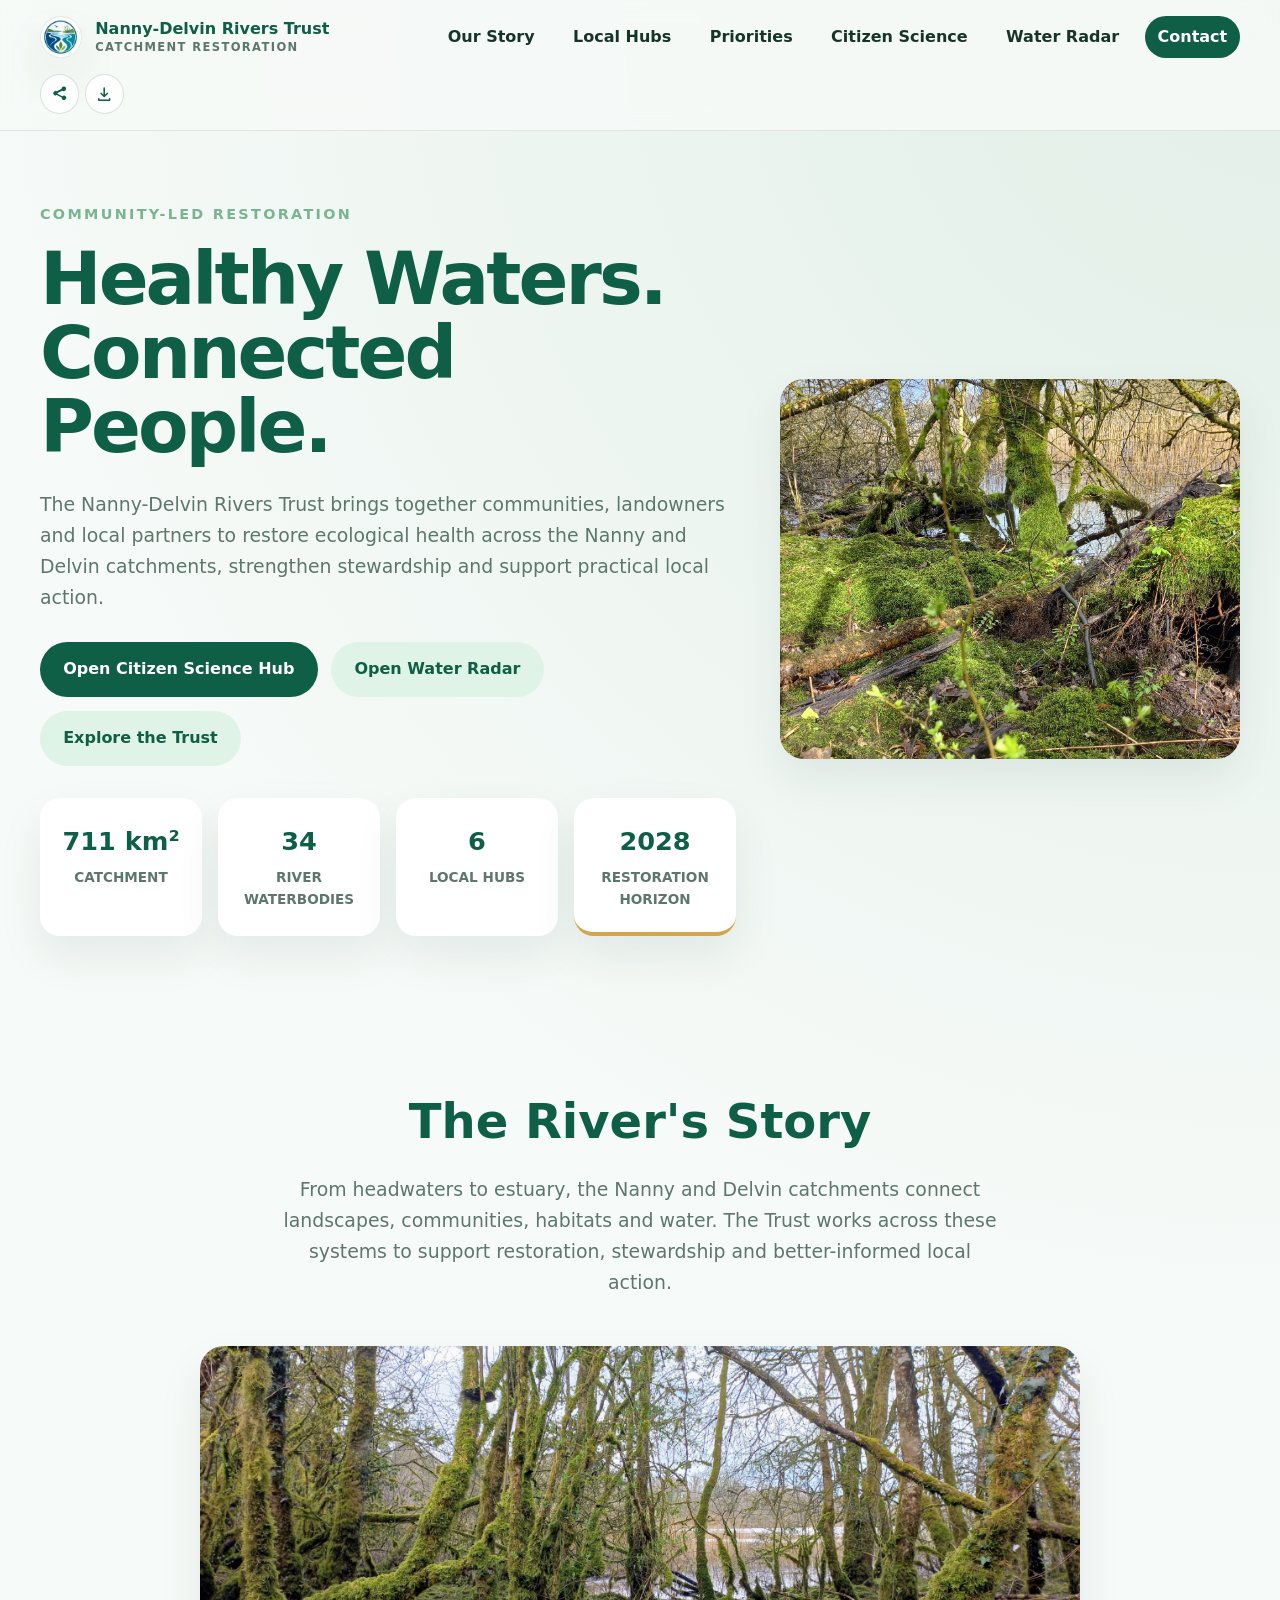
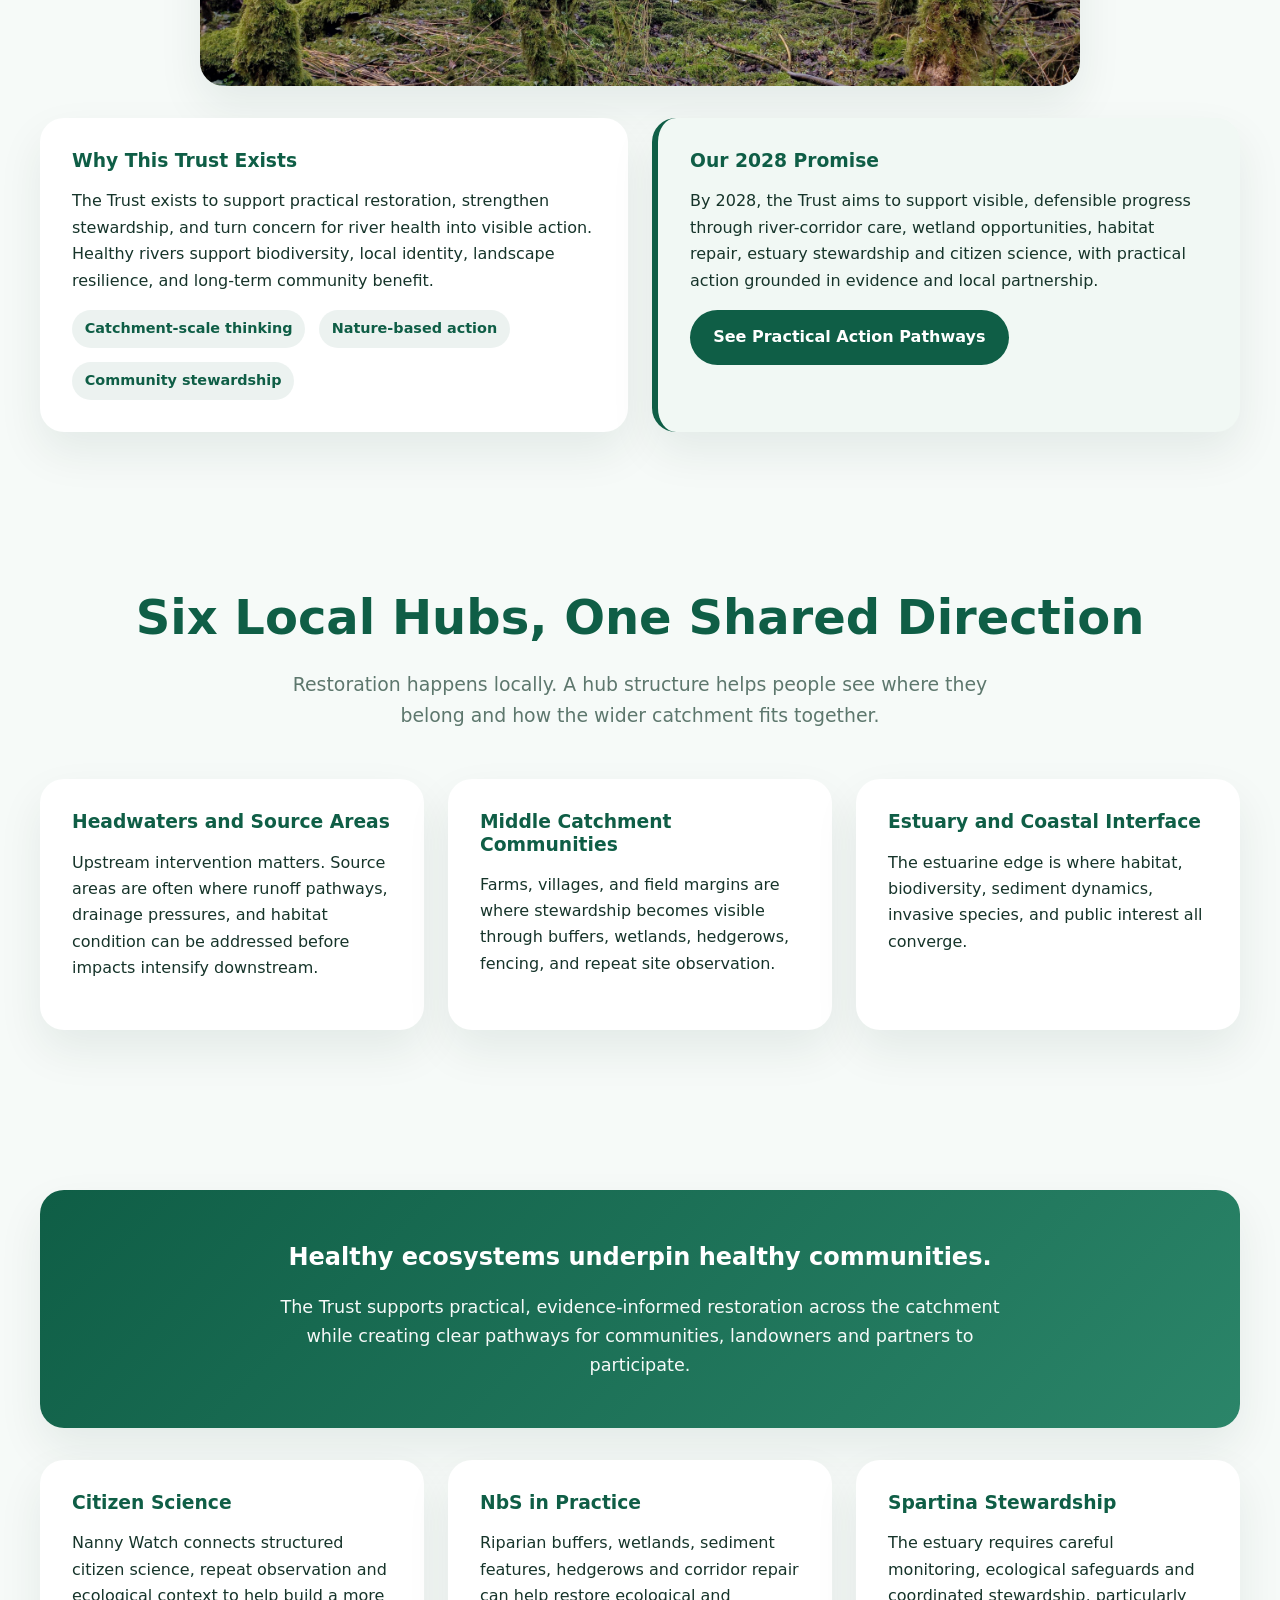
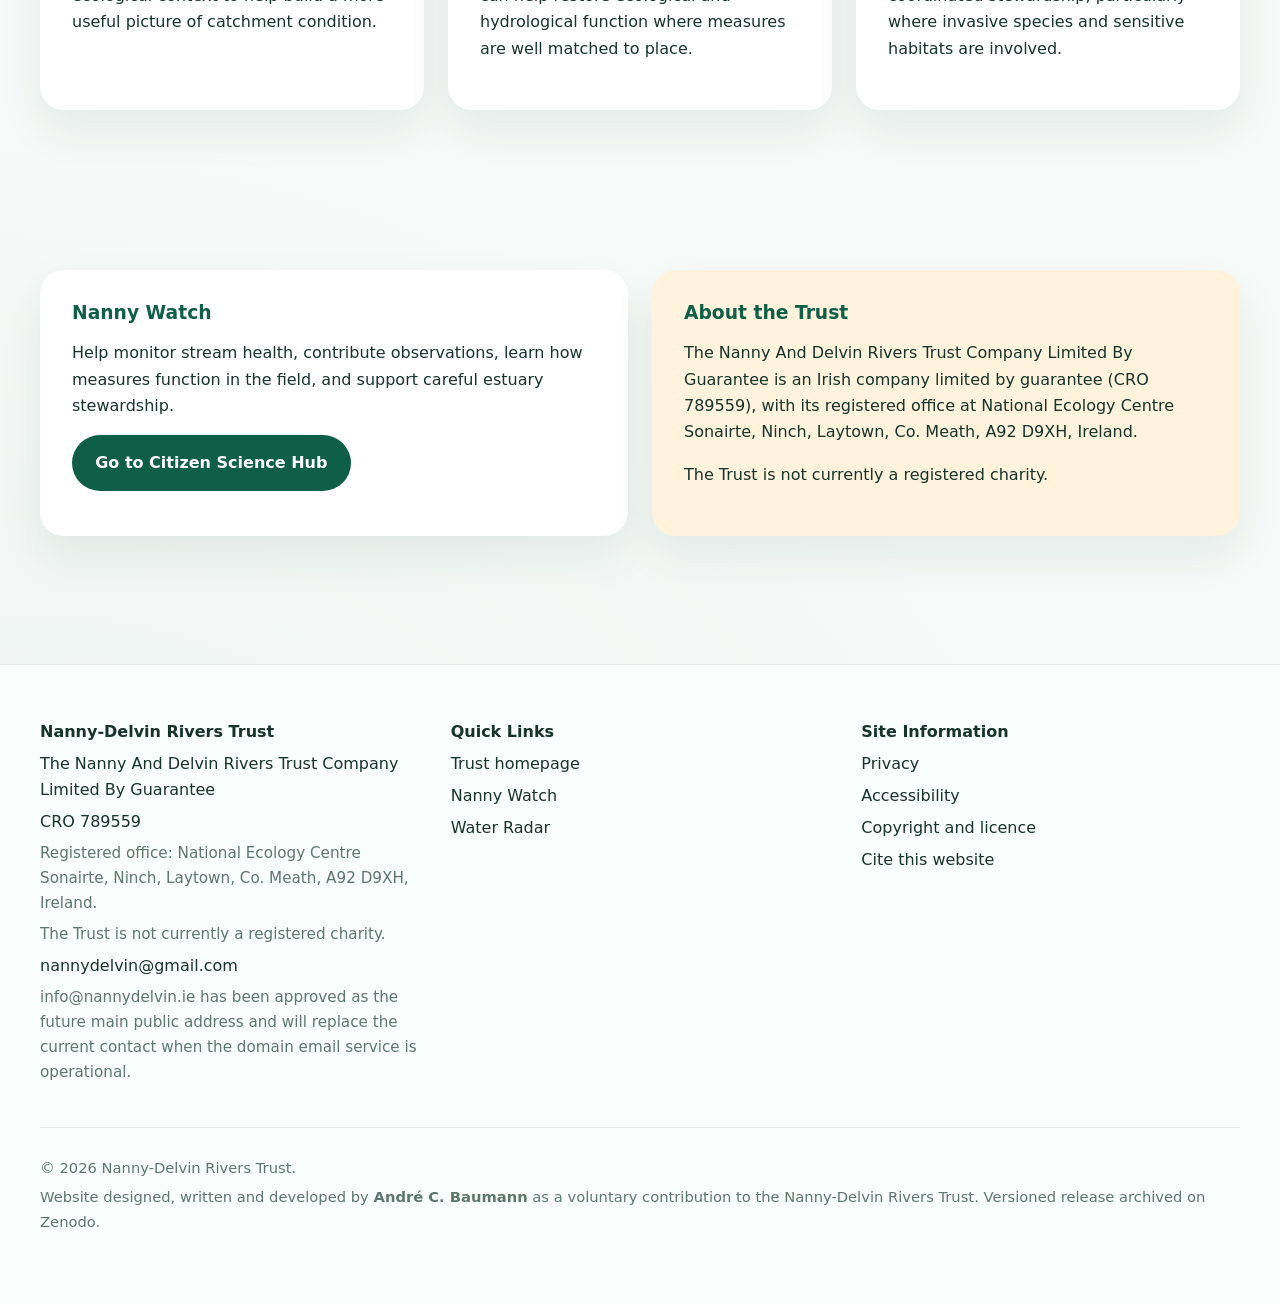
<file: index.html>
<!DOCTYPE html>
<html lang="en">
<head>
  <meta charset="UTF-8" />
  <meta name="viewport" content="width=device-width, initial-scale=1.0" />
  <link rel="canonical" href="https://nannydelvin.ie/" />
  <title>Nanny-Delvin Rivers Trust | Our River, Our Future</title>
  <meta
    name="description"
    content="The Nanny-Delvin Rivers Trust brings together communities, landowners and partners to support river restoration, citizen science and catchment stewardship across the Nanny and Delvin catchments."
  />
  <link rel="stylesheet" href="assets/css/ndrt.css" />



<!-- NDRT FEATURES START -->
  <meta name="theme-color" content="#0F5E46" />
  <meta name="apple-mobile-web-app-capable" content="yes" />
  <meta name="apple-mobile-web-app-status-bar-style" content="default" />
  <meta name="apple-mobile-web-app-title" content="Nanny-Delvin" />
  <link rel="manifest" href="manifest.webmanifest" />
  <link
    rel="icon"
    type="image/png"
    sizes="32x32"
    href="assets/icons/favicon-32.png"
  />
  <link
    rel="apple-touch-icon"
    href="assets/icons/apple-touch-icon.png"
  />
  <link
    rel="stylesheet"
    href="assets/css/site-tools.css"
  />
  <script
    defer
    src="assets/js/site-tools.js"
  ></script>
<!-- NDRT FEATURES END -->
</head>
<body>
  <header class="site-header">
    <div class="shell nav-shell">
      <a href="index.html" class="logo" aria-label="Nanny-Delvin Rivers Trust homepage">
        <span class="logo-mark">ND</span>
        <span class="logo-text">
          Nanny-Delvin Rivers Trust
          <small>CATCHMENT RESTORATION</small>
        </span>
      </a>

      <nav class="nav-links" aria-label="Main navigation">
        <a href="#story">Our Story</a>
        <a href="#hubs">Local Hubs</a>
        <a href="#priorities">Priorities</a>
        <a href="citizen-science.html">Citizen Science</a>
        <a href="news/">Water Radar</a>
        <a href="#contact" class="cta-nav">Contact</a>
      </nav>
    </div>
  </header>

  <main>
    <section class="hero shell">
      <div class="hero-grid">
        <div>
          <div class="eyebrow">Community-Led Restoration</div>
          <h1 class="hero-title">Healthy Waters.<br />Connected People.</h1>
          <p class="lead">
            The Nanny-Delvin Rivers Trust brings together communities, landowners and local
            partners to restore ecological health across the Nanny and Delvin catchments,
            strengthen stewardship and support practical local action.
          </p>

          <div class="hero-actions">
            <a class="button" href="citizen-science.html">Open Citizen Science Hub</a>
            <a class="button button-secondary" href="news/">Open Water Radar</a>
            <a class="button button-secondary" href="#story">Explore the Trust</a>
          </div>

          <div class="stats" aria-label="Catchment summary statistics">
            <div class="stat-card">
              <strong>711 km²</strong>
              <span>Catchment</span>
            </div>
            <div class="stat-card">
              <strong>34</strong>
              <span>River Waterbodies</span>
            </div>
            <div class="stat-card">
              <strong>6</strong>
              <span>Local Hubs</span>
            </div>
            <div class="stat-card stat-card-risk">
              <strong>2028</strong>
              <span>Restoration Horizon</span>
            </div>
          </div>
        </div>

        <div>
          <img
            src="assets/images/nanny1.jpg"
            alt="River landscape in the Nanny-Delvin catchment"
            class="feature-img hero-image"
          />
        </div>
      </div>
    </section>

    <section id="story" class="shell">
      <div class="section-heading">
        <h2>The River's Story</h2>
        <p class="lead section-lead">
          From headwaters to estuary, the Nanny and Delvin catchments connect landscapes,
          communities, habitats and water. The Trust works across these systems to support
          restoration, stewardship and better-informed local action.
        </p>
      </div>

      <img
        src="assets/images/nanny2.jpg"
        alt="Nanny-Delvin landscape view"
        class="feature-img story-image"
      />

      <div class="grid grid-2">
        <article class="card">
          <h3>Why This Trust Exists</h3>
          <p>
            The Trust exists to support practical restoration, strengthen stewardship, and turn
            concern for river health into visible action. Healthy rivers support biodiversity,
            local identity, landscape resilience, and long-term community benefit.
          </p>
          <div class="tag-row">
            <span class="tag">Catchment-scale thinking</span>
            <span class="tag">Nature-based action</span>
            <span class="tag">Community stewardship</span>
          </div>
        </article>

        <article class="card highlight-card">
          <h3>Our 2028 Promise</h3>
          <p>
            By 2028, the Trust aims to support visible, defensible progress through river-corridor
            care, wetland opportunities, habitat repair, estuary stewardship and citizen science,
            with practical action grounded in evidence and local partnership.
          </p>
          <a href="citizen-science.html#pathways" class="button">See Practical Action Pathways</a>
        </article>
      </div>
    </section>

    <section id="hubs" class="shell">
      <div class="section-heading">
        <h2>Six Local Hubs, One Shared Direction</h2>
        <p class="lead section-lead">
          Restoration happens locally. A hub structure helps people see where they belong and how
          the wider catchment fits together.
        </p>
      </div>

      <div class="grid grid-3">
        <article class="card">
          <h3>Headwaters and Source Areas</h3>
          <p>
            Upstream intervention matters. Source areas are often where runoff pathways, drainage
            pressures, and habitat condition can be addressed before impacts intensify downstream.
          </p>
        </article>

        <article class="card">
          <h3>Middle Catchment Communities</h3>
          <p>
            Farms, villages, and field margins are where stewardship becomes visible through
            buffers, wetlands, hedgerows, fencing, and repeat site observation.
          </p>
        </article>

        <article class="card">
          <h3>Estuary and Coastal Interface</h3>
          <p>
            The estuarine edge is where habitat, biodiversity, sediment dynamics, invasive species,
            and public interest all converge.
          </p>
        </article>
      </div>
    </section>

    <section id="priorities" class="shell">
      <div class="philosophy">
        <h2>Healthy ecosystems underpin healthy communities.</h2>
        <p>
          The Trust supports practical, evidence-informed restoration across the catchment while
          creating clear pathways for communities, landowners and partners to participate.
        </p>
      </div>

      <div class="grid grid-3">
        <article class="card">
          <h3>Citizen Science</h3>
          <p>
            Nanny Watch connects structured citizen science, repeat observation and ecological
            context to help build a more useful picture of catchment condition.
          </p>
        </article>

        <article class="card">
          <h3>NbS in Practice</h3>
          <p>
            Riparian buffers, wetlands, sediment features, hedgerows and corridor repair can help
            restore ecological and hydrological function where measures are well matched to place.
          </p>
        </article>

        <article class="card">
          <h3>Spartina Stewardship</h3>
          <p>
            The estuary requires careful monitoring, ecological safeguards and coordinated
            stewardship, particularly where invasive species and sensitive habitats are involved.
          </p>
        </article>
      </div>
    </section>

    <section class="shell">
      <div class="grid grid-2">
        <article class="card">
          <h3>Nanny Watch</h3>
          <p>
            Help monitor stream health, contribute observations, learn how measures function in the
            field, and support careful estuary stewardship.
          </p>
          <a href="citizen-science.html" class="button">Go to Citizen Science Hub</a>
        </article>

        <article class="card warning-card">
          <h3>About the Trust</h3>
          <p>
            The Nanny And Delvin Rivers Trust Company Limited By Guarantee is an Irish company limited by guarantee
            (CRO 789559), with its registered office at National Ecology Centre Sonairte, Ninch, Laytown, Co. Meath, A92 D9XH, Ireland.
          </p>
          <p>The Trust is not currently a registered charity.</p>
        </article>
      </div>
    </section>
  </main>

  <footer id="contact" class="site-footer">
  <!-- NDRT STANDARD FOOTER START -->
  <div class="shell footer-grid">
    <div>
      <p><strong>Nanny-Delvin Rivers Trust</strong></p>
      <p>The Nanny And Delvin Rivers Trust Company Limited By Guarantee</p>
      <p>CRO 789559</p>
      <p class="footer-note">
        Registered office: National Ecology Centre Sonairte, Ninch, Laytown, Co. Meath, A92 D9XH, Ireland.
      </p>
      <p class="footer-note">
        The Trust is not currently a registered charity.
      </p>
      <p>
        <a href="mailto:nannydelvin@gmail.com">nannydelvin@gmail.com</a>
      </p>
      <p class="footer-note">
        info@nannydelvin.ie has been approved as the future main public address and
        will replace the current contact when the domain email service is operational.
      </p>
    </div>

    <div>
      <p><strong>Quick Links</strong></p>
      <p><a href="index.html">Trust homepage</a></p>
      <p><a href="citizen-science.html">Nanny Watch</a></p>
      <p><a href="news/">Water Radar</a></p>
    </div>

    <div>
      <p><strong>Site Information</strong></p>
      <p><a href="privacy.html">Privacy</a></p>
      <p><a href="accessibility.html">Accessibility</a></p>
      <p><a href="LICENSE">Copyright and licence</a></p>
      <p>
        <a href="https://doi.org/10.5281/zenodo.21777313"
           target="_blank"
           rel="noopener noreferrer">Cite this website</a>
      </p>
    </div>

    <div class="footer-meta">
      <p>© 2026 Nanny-Delvin Rivers Trust.</p>
      <p>
        Website designed, written and developed by
        <strong>André C. Baumann</strong> as a voluntary contribution to the
        Nanny-Delvin Rivers Trust.
        <a href="https://doi.org/10.5281/zenodo.21777313"
           target="_blank"
           rel="noopener noreferrer">Versioned release archived on Zenodo</a>.
      </p>
    </div>
  </div>
  <!-- NDRT STANDARD FOOTER END -->
</footer>
  <!-- Cloudflare Web Analytics -->
  <script defer src='https://static.cloudflareinsights.com/beacon.min.js' data-cf-beacon='{"token": "ba3bb7ae04424113b5e7cebe70bd86d4"}'></script>
  <!-- End Cloudflare Web Analytics -->
</body>
</html>
</file>
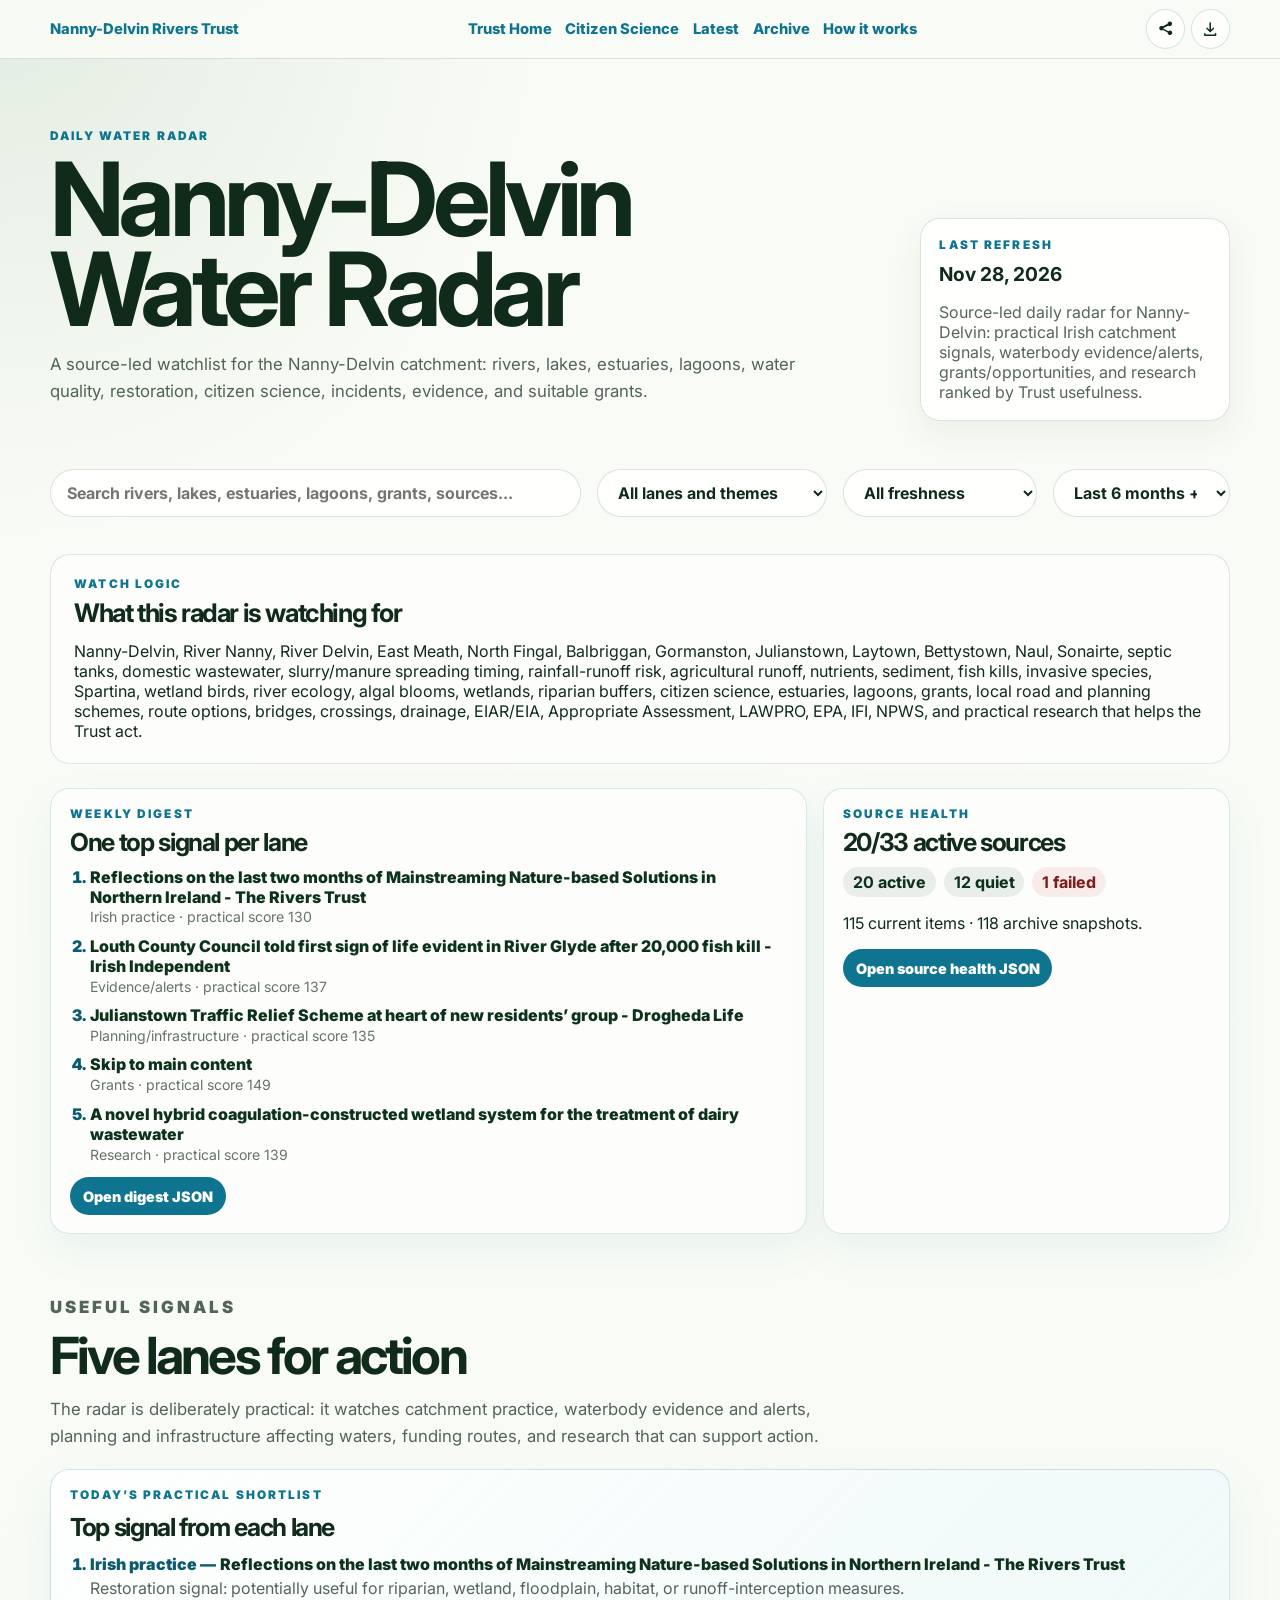
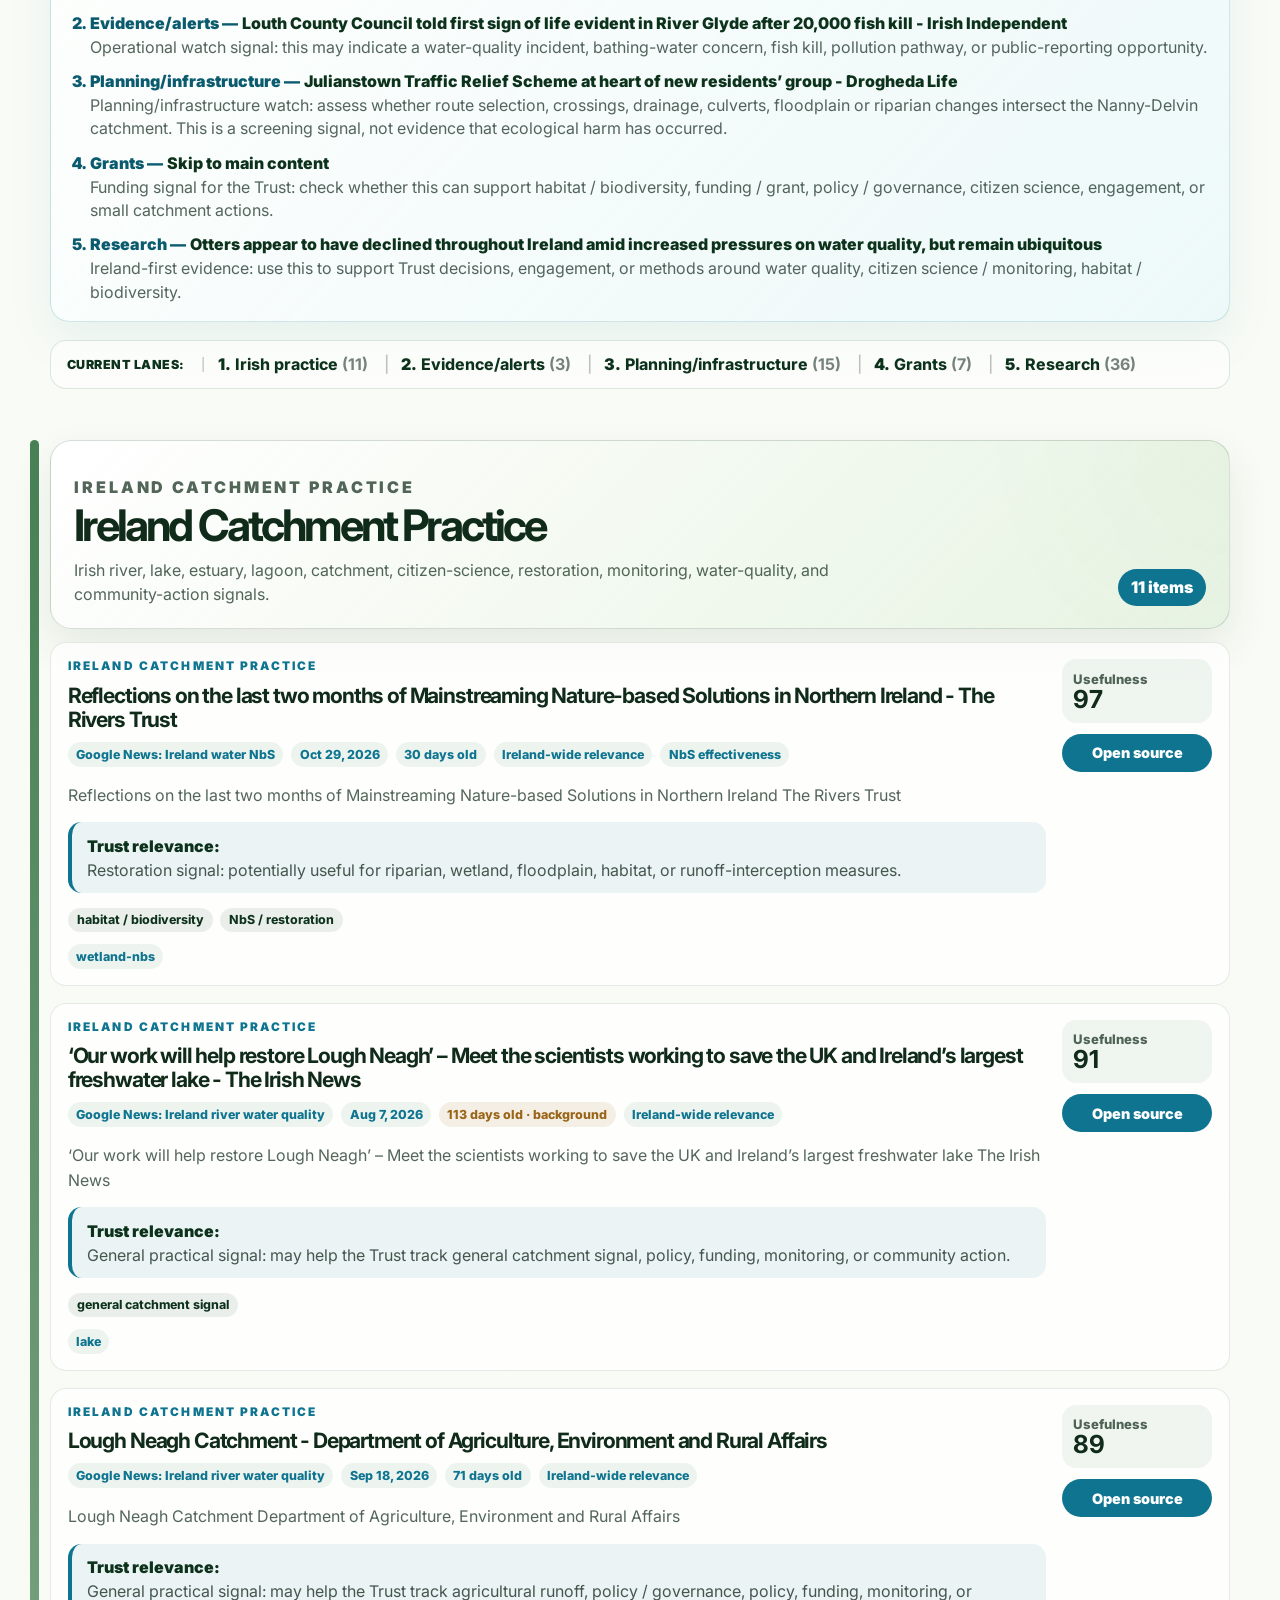
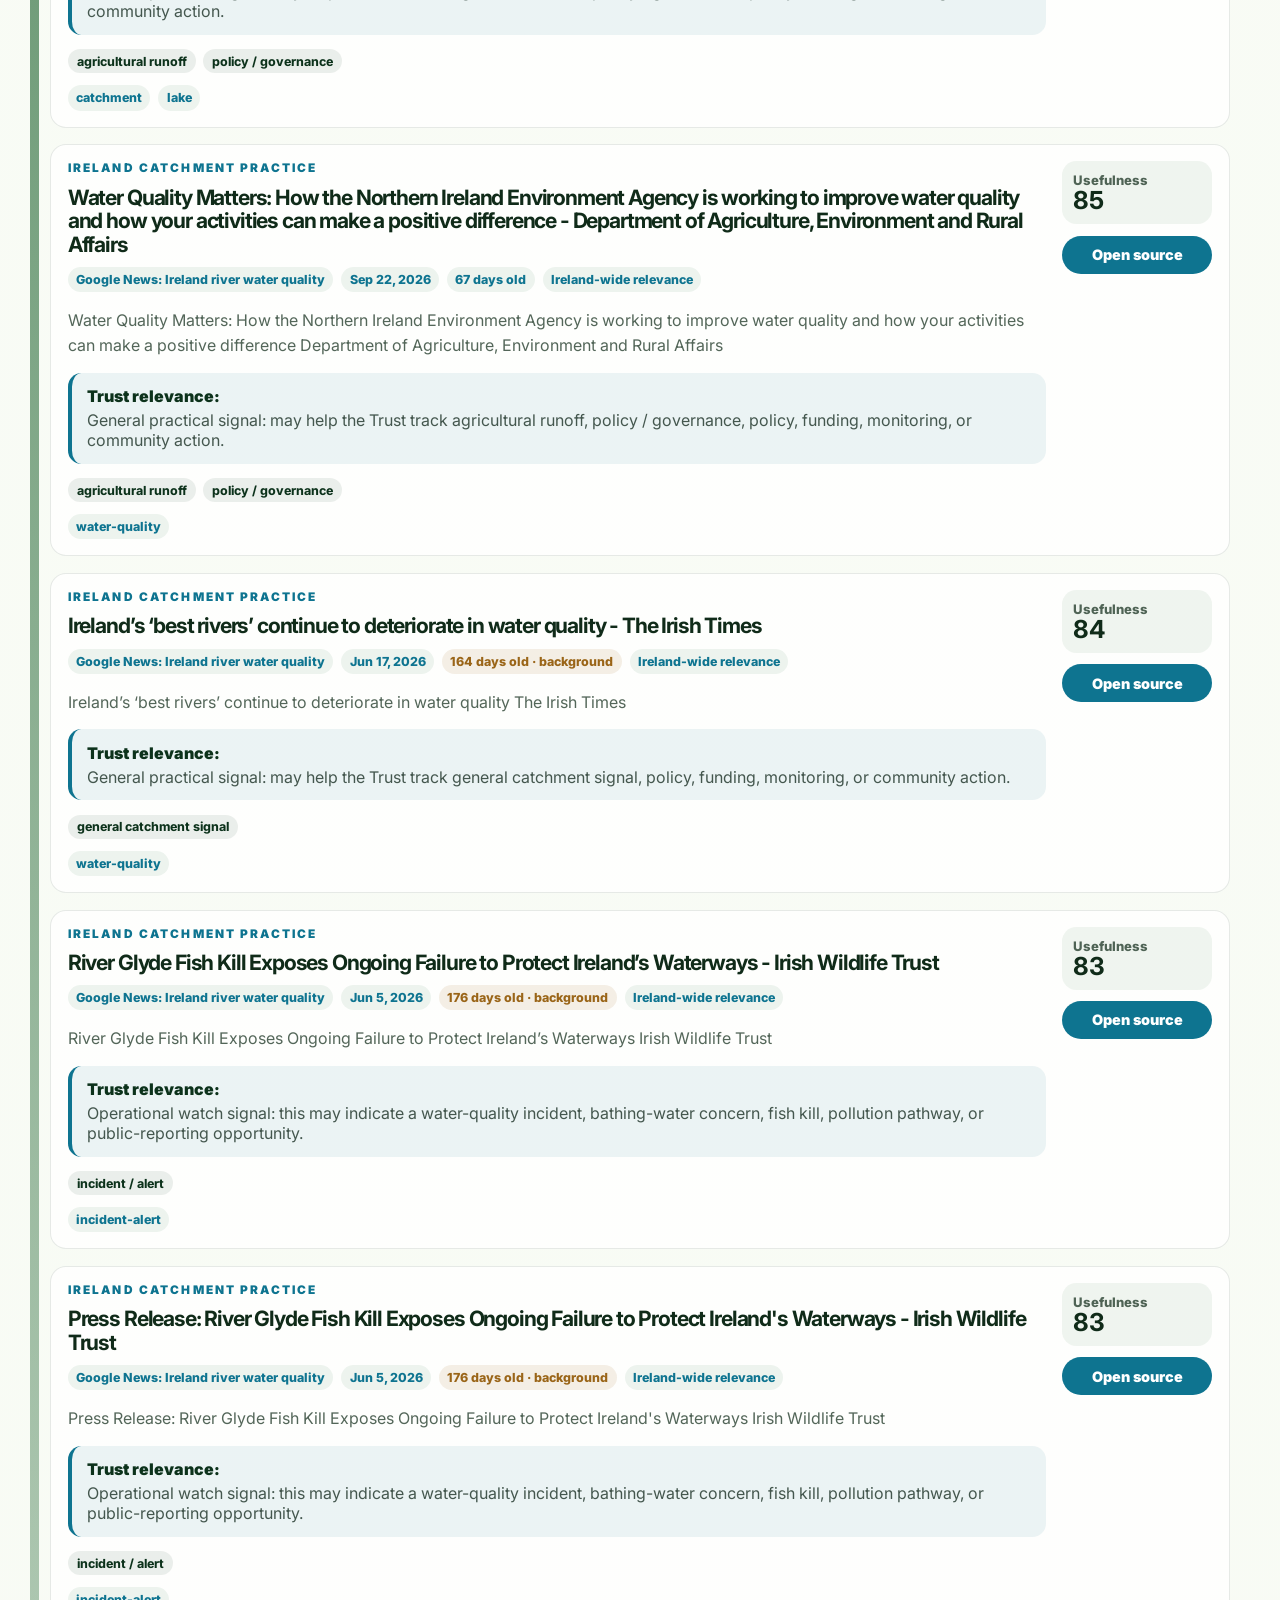
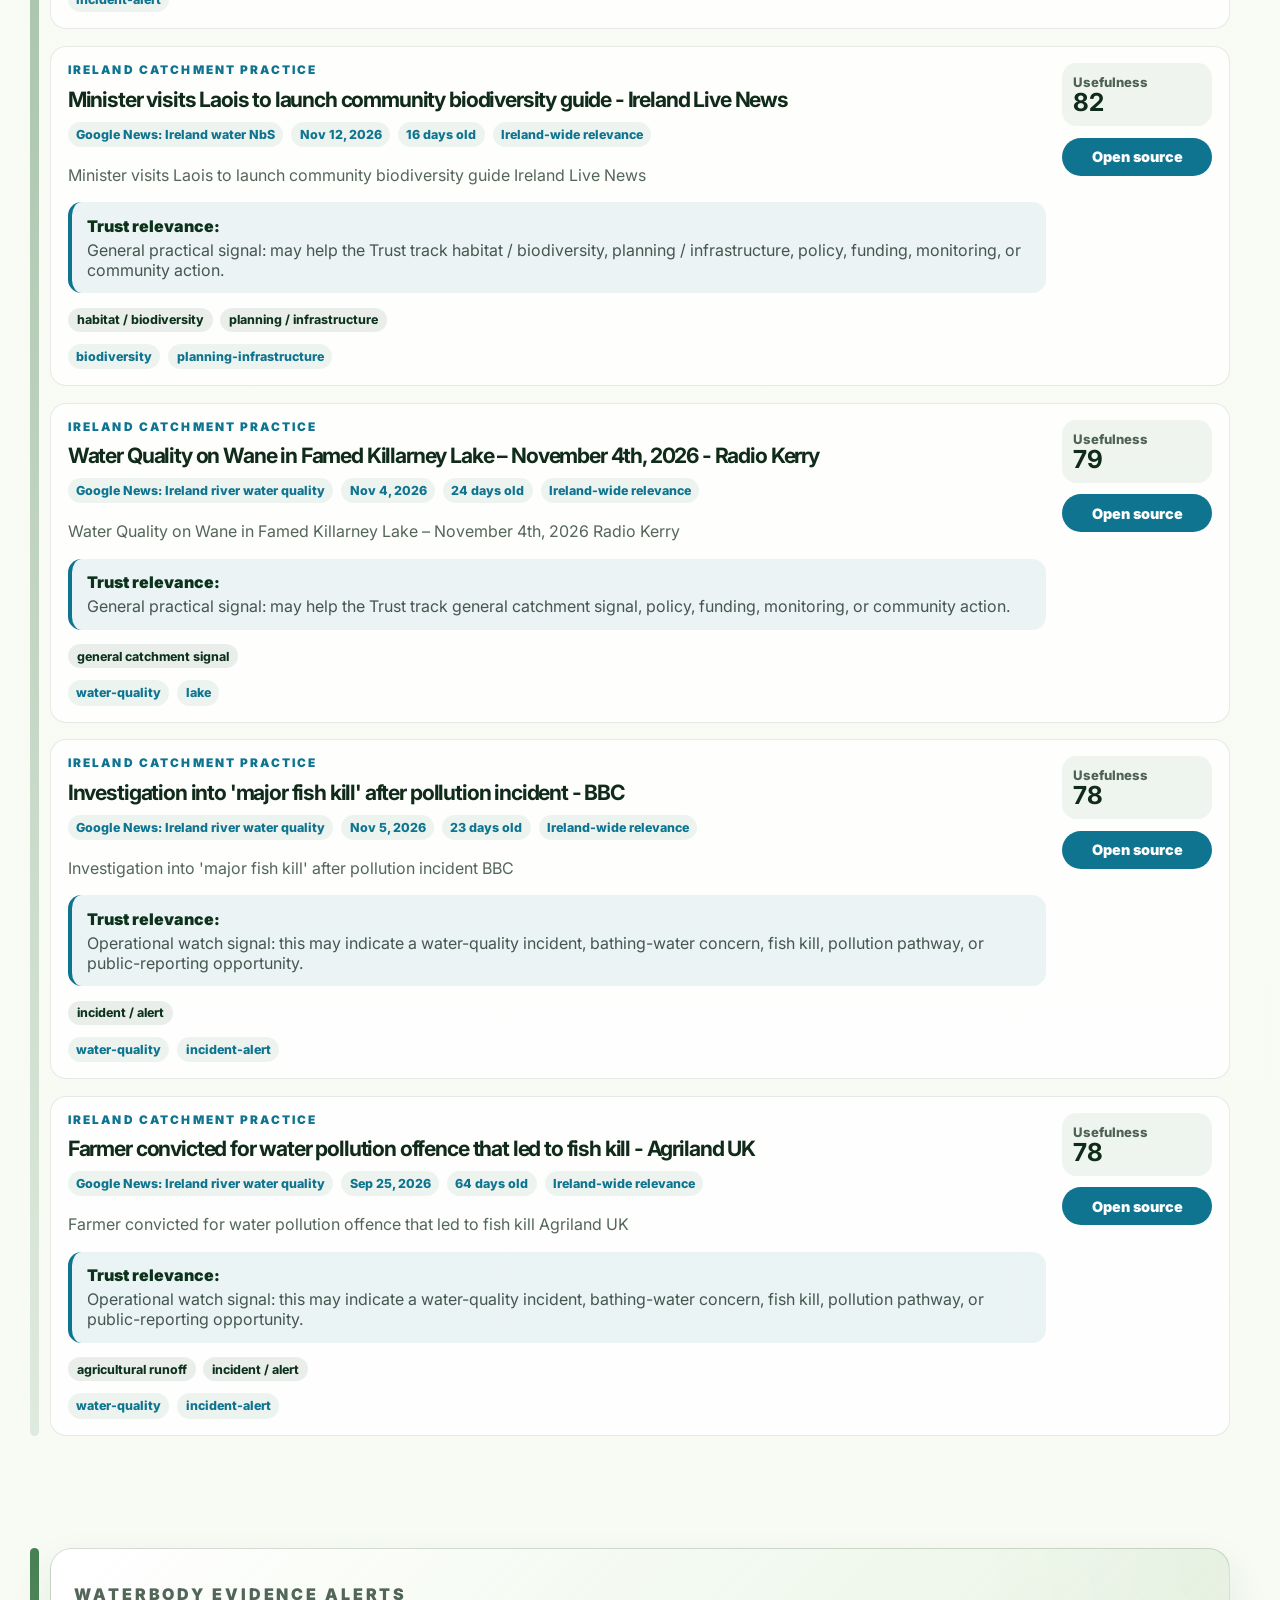
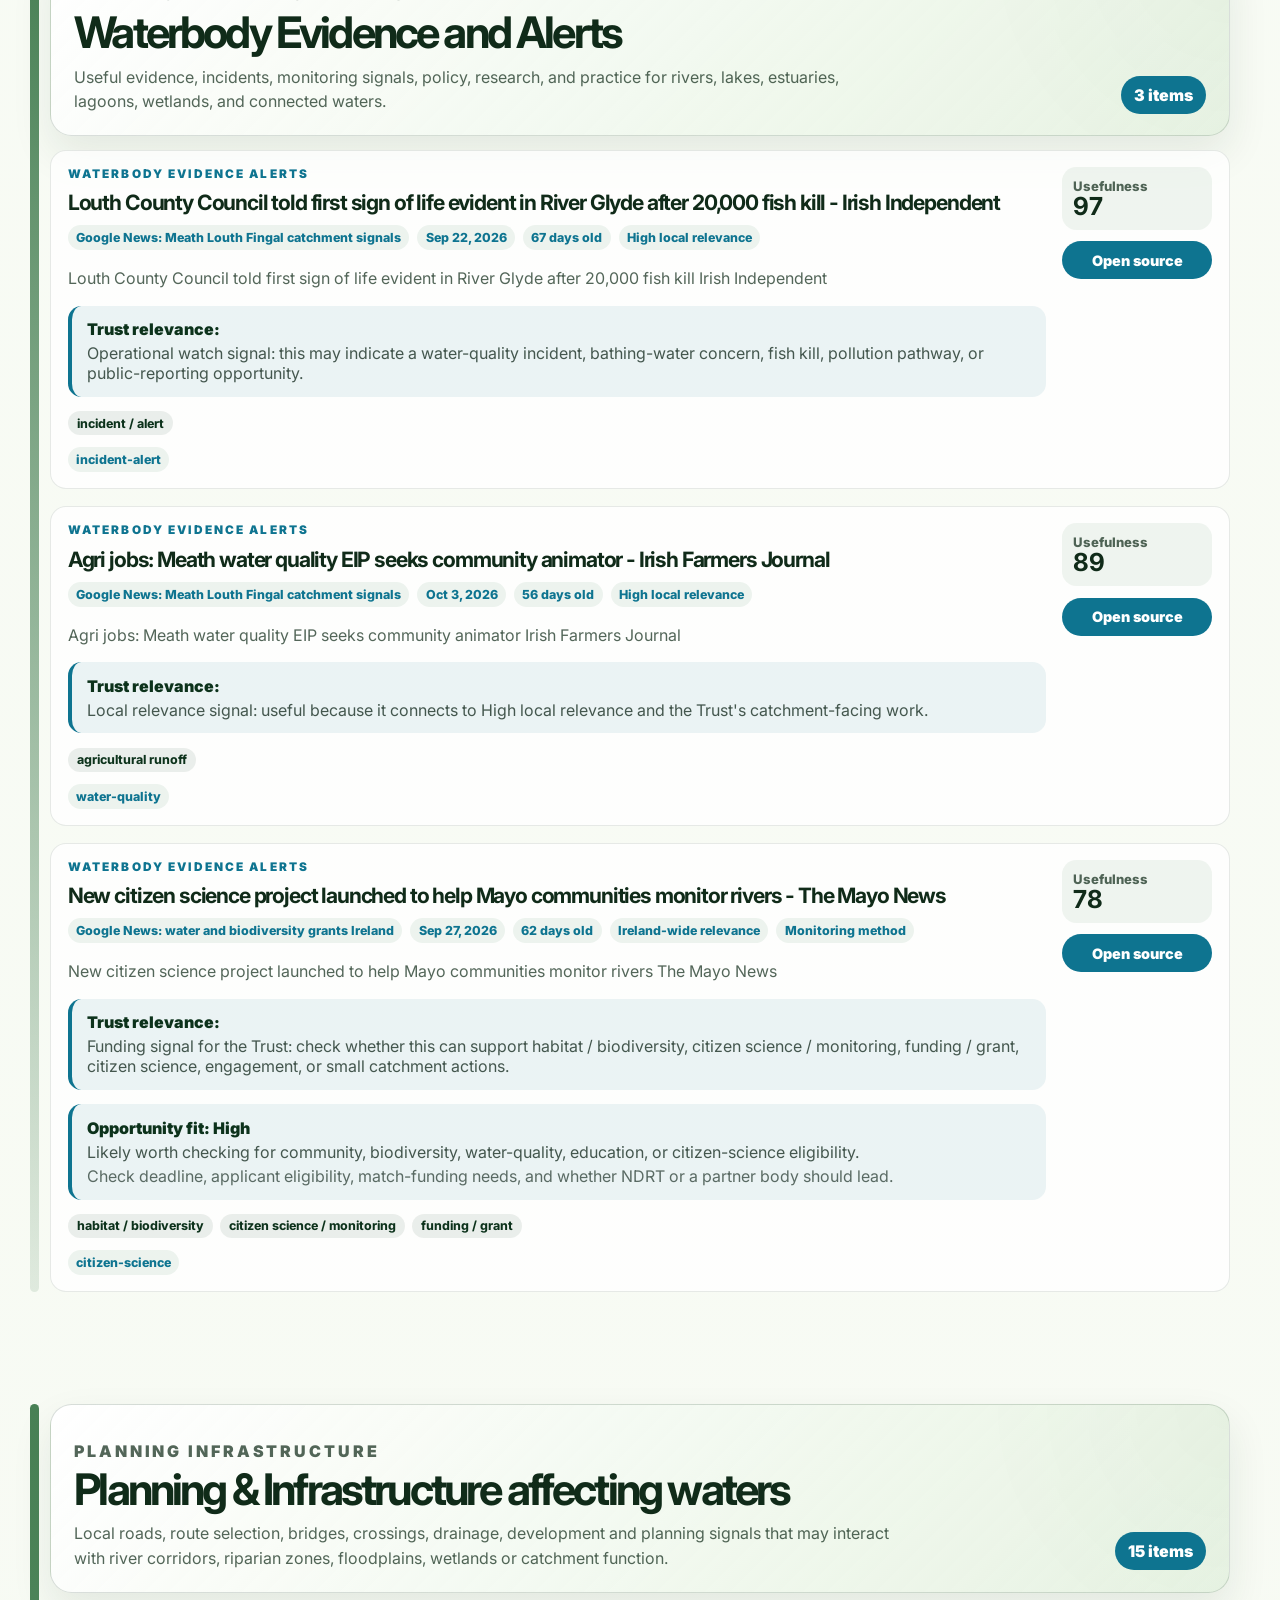
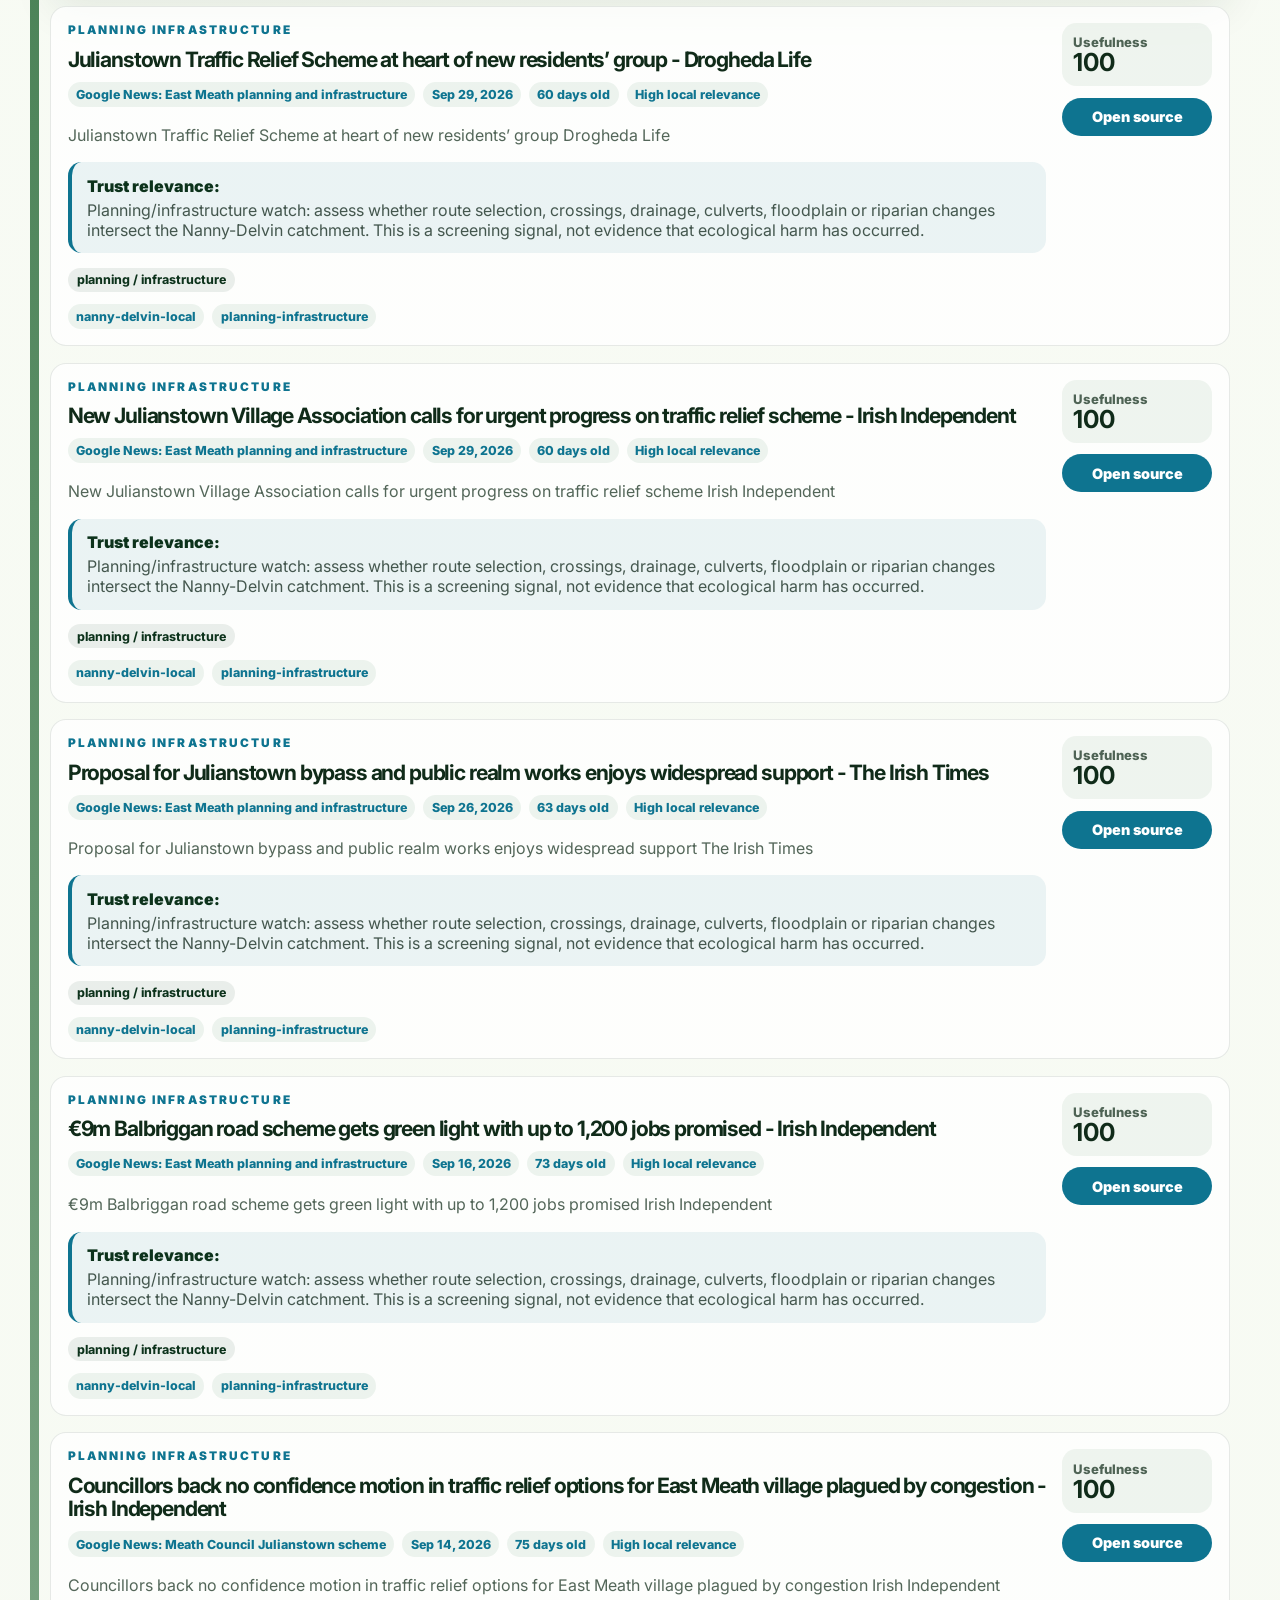
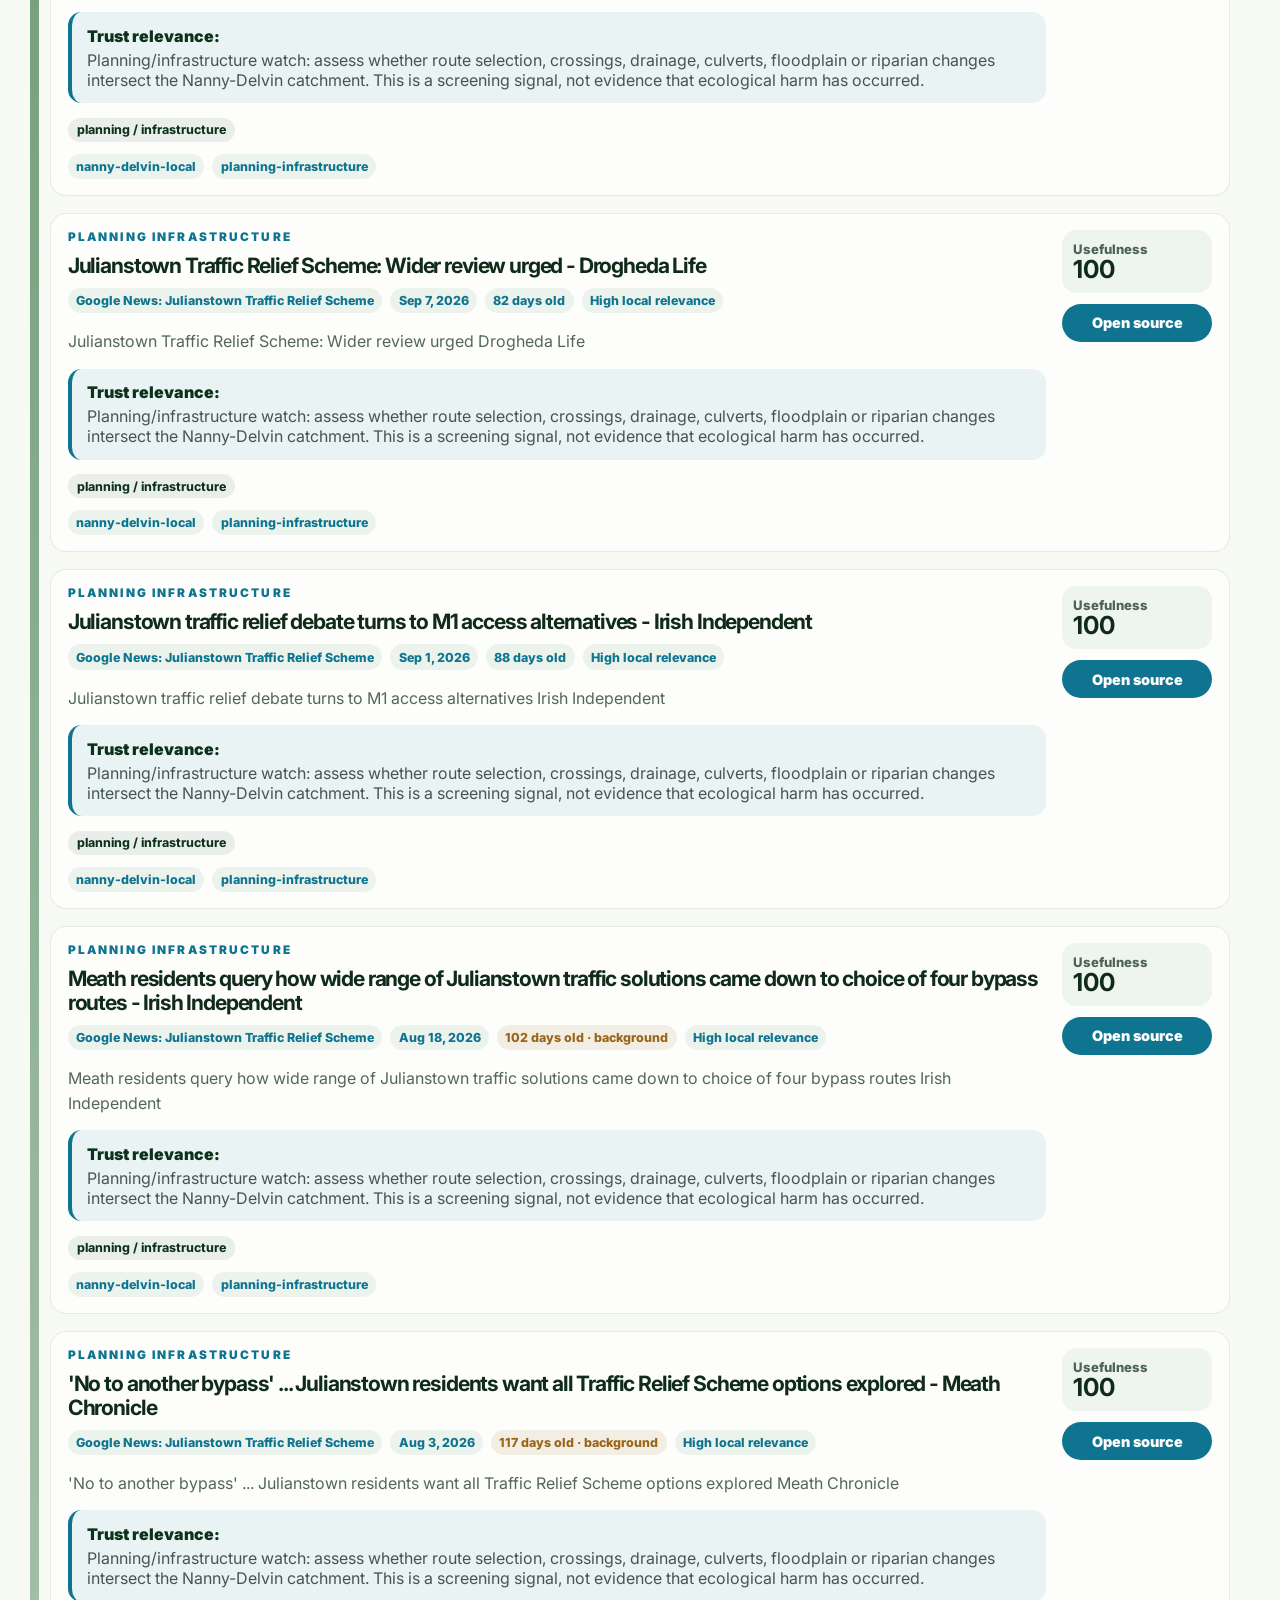
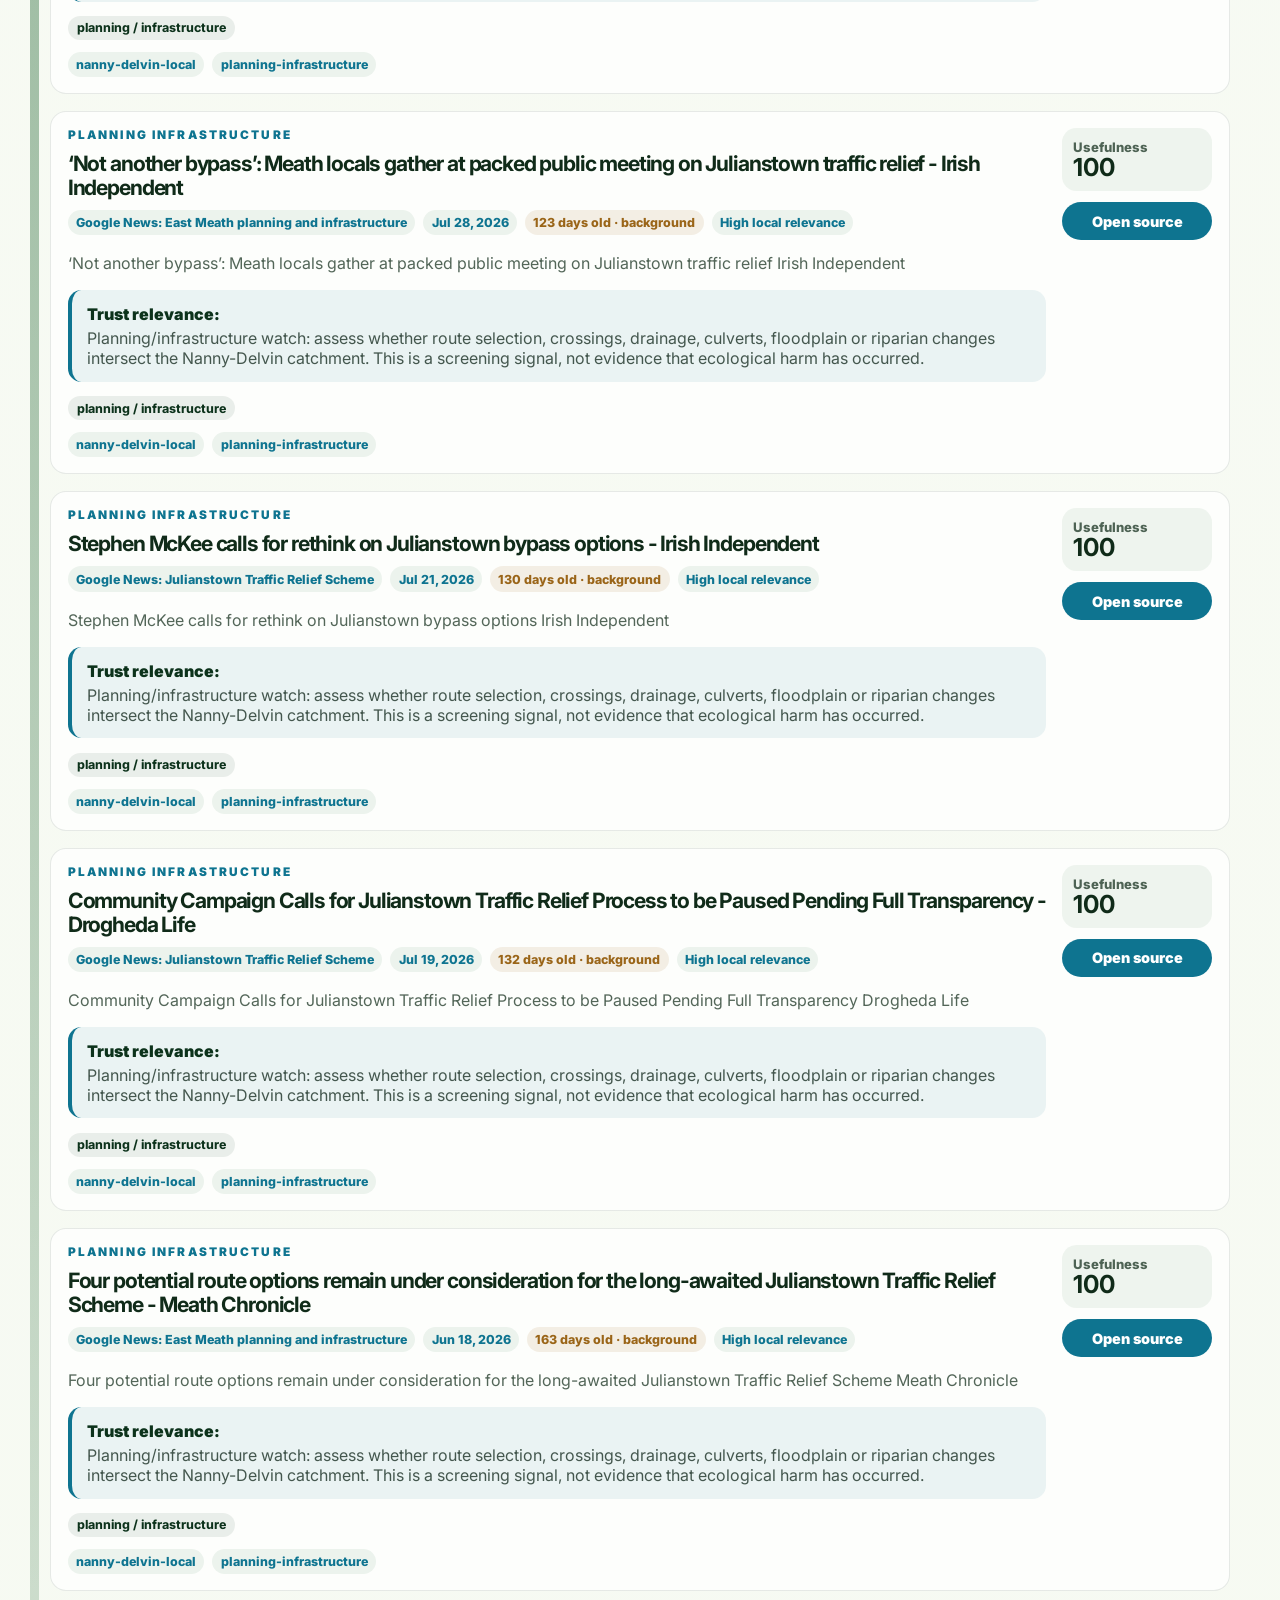
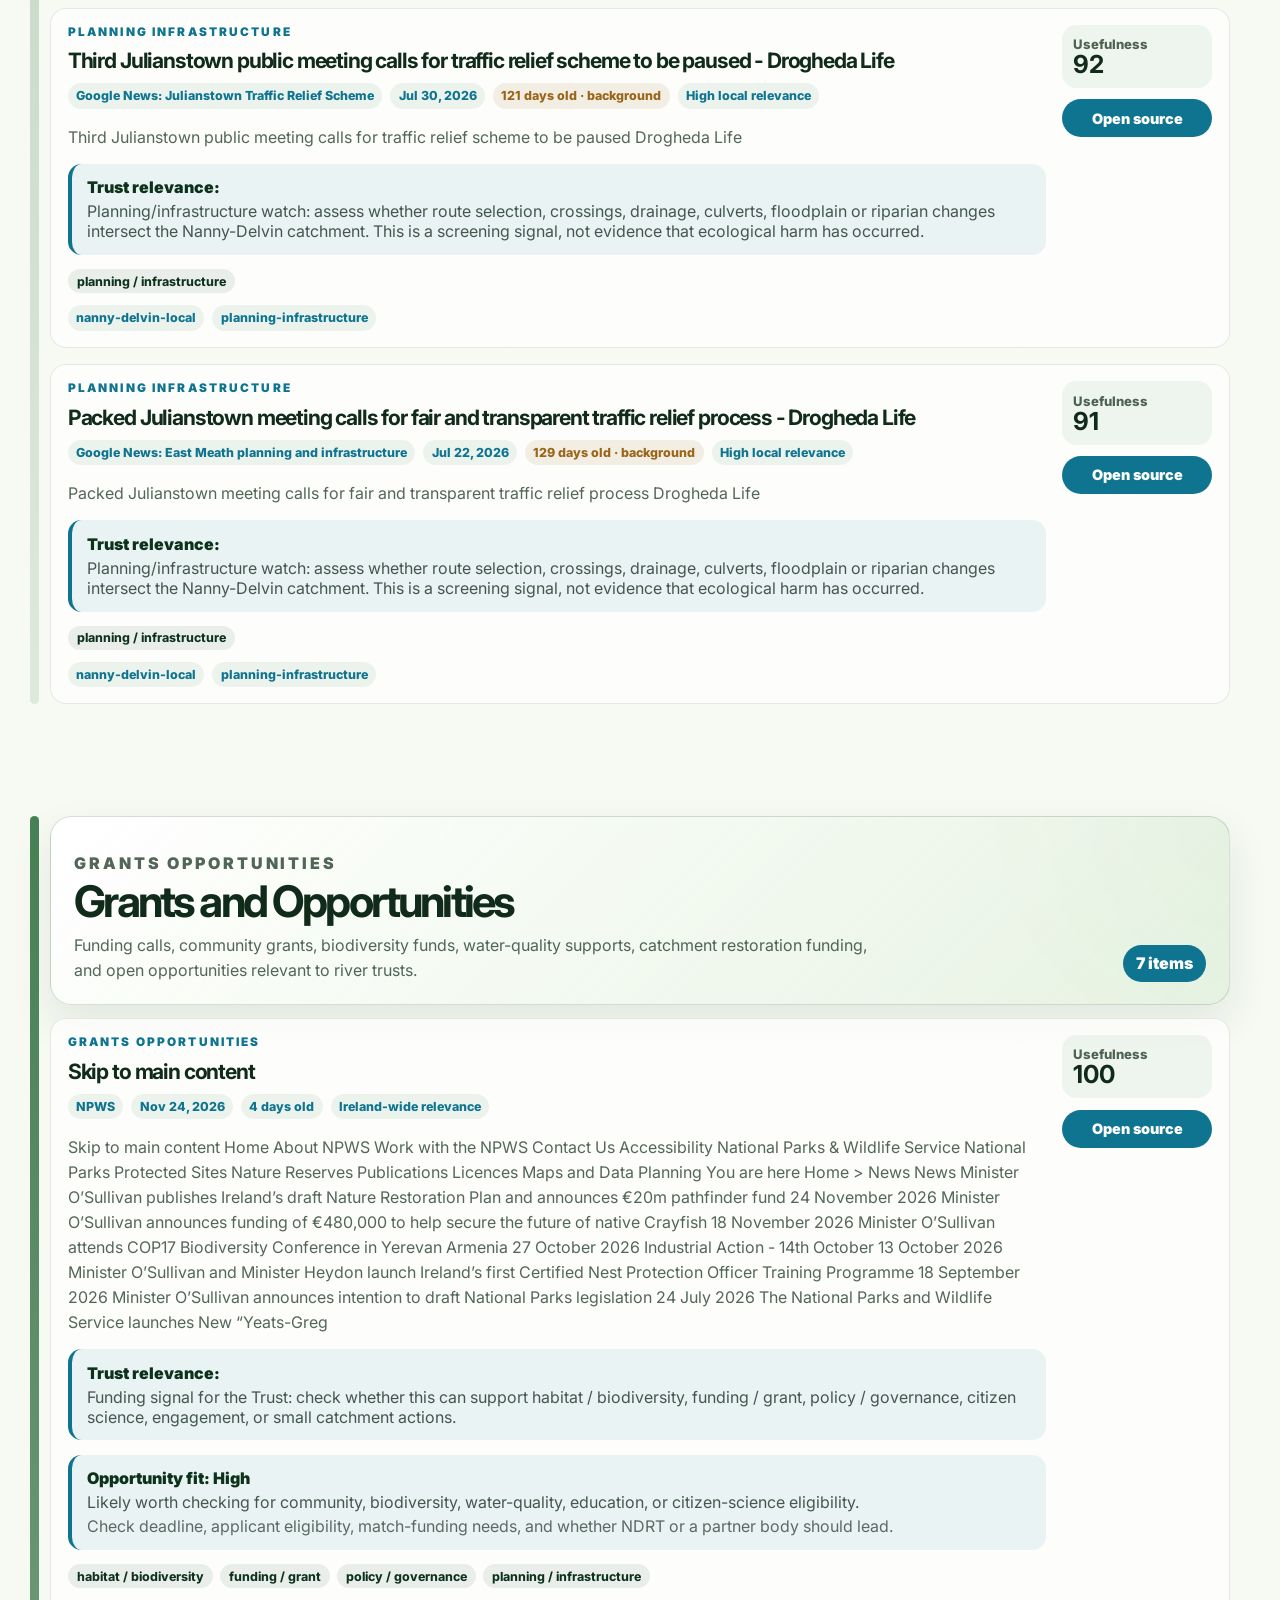
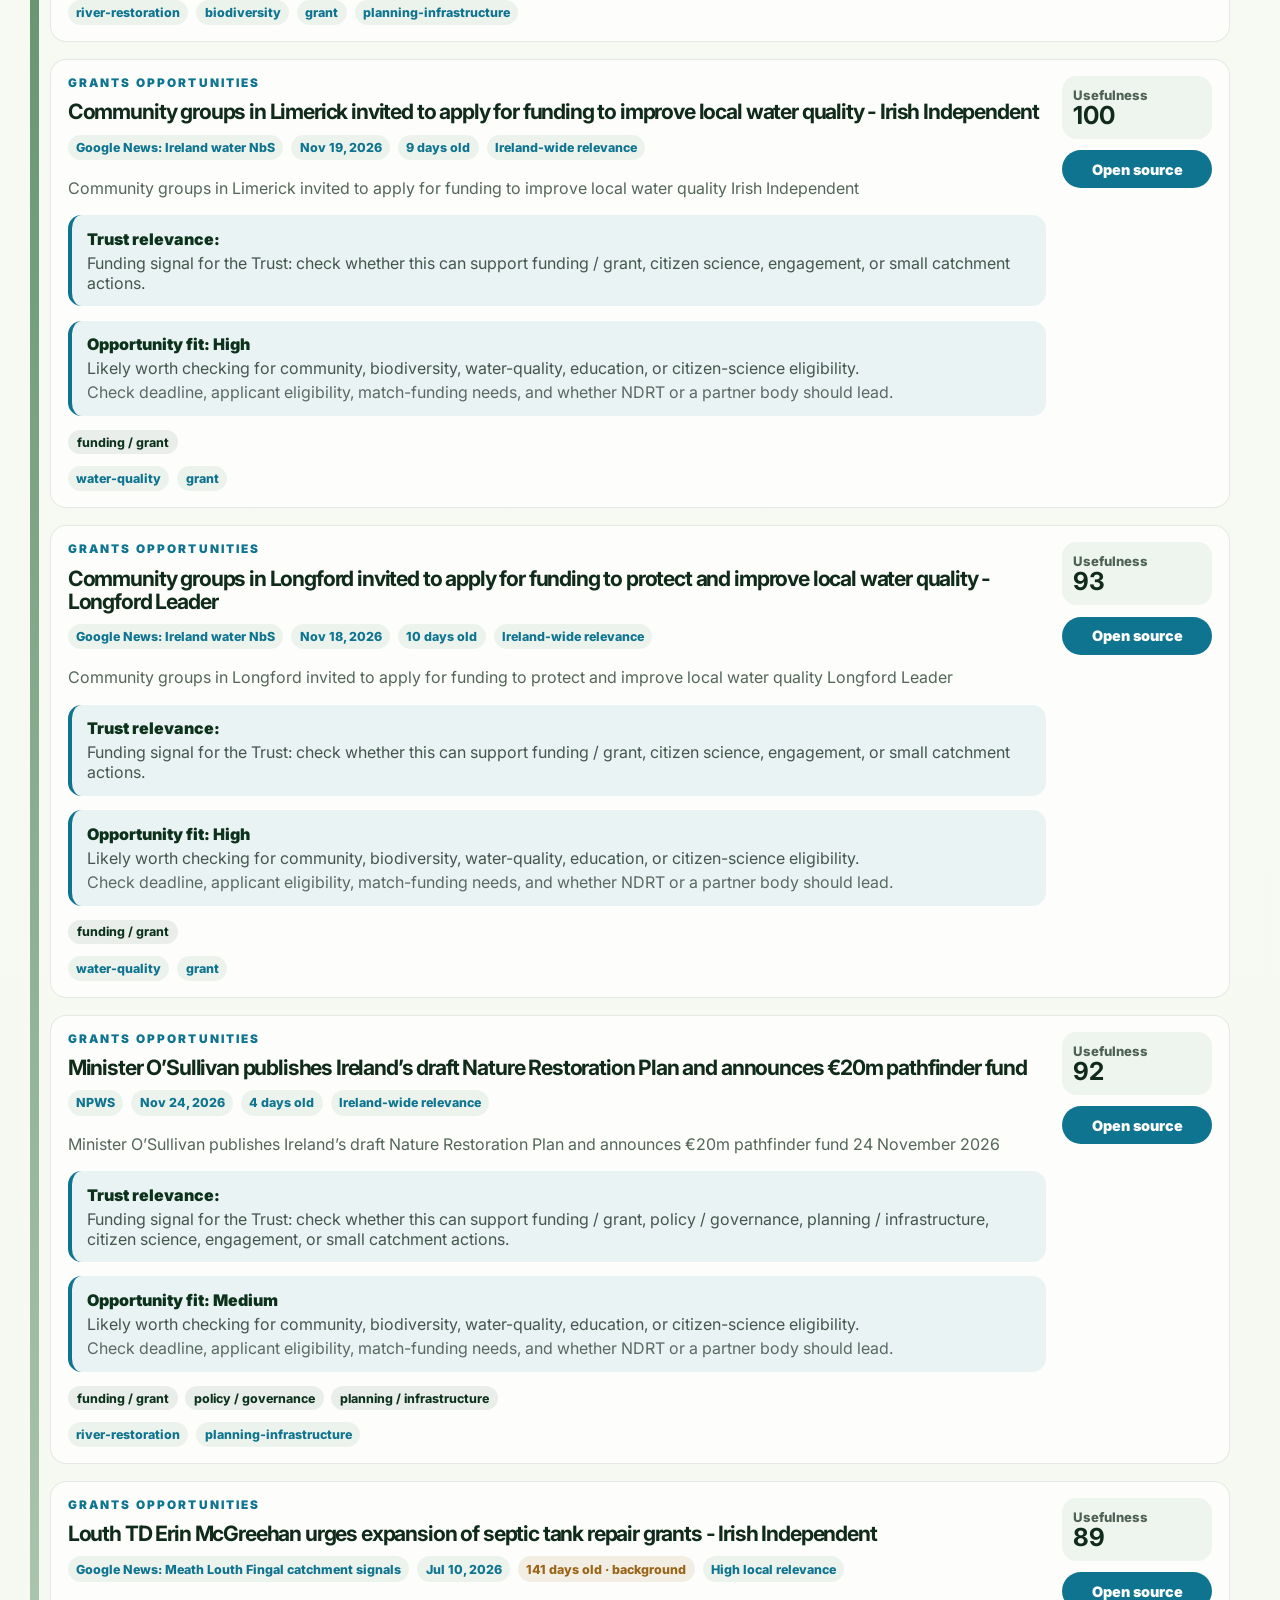
<file: news/index.html>
<!doctype html>
<html lang="en">
<head>
  <meta charset="utf-8" />
  <meta name="viewport" content="width=device-width, initial-scale=1" />
  <link rel="canonical" href="https://nannydelvin.ie/news/" />
  <meta name="theme-color" content="#0b3d4a" />
  <title>Nanny-Delvin Water Radar | Nanny-Delvin Rivers Trust</title>
  <meta name="description" content="A daily source-led radar for Nanny-Delvin catchment practice, planning and infrastructure affecting waters, rivers, estuaries, water quality, citizen science, incidents, evidence, and suitable grants." />

  <link rel="preconnect" href="https://fonts.googleapis.com" />
  <link rel="preconnect" href="https://fonts.gstatic.com" crossorigin />
  <link href="https://fonts.googleapis.com/css2?family=Inter:wght@400;500;600;700;800;900&display=swap" rel="stylesheet" />

  <link rel="stylesheet" href="css/news.css?v=3" />
<!-- NDRT FEATURES START -->
  <meta name="theme-color" content="#0F5E46" />
  <meta name="apple-mobile-web-app-capable" content="yes" />
  <meta name="apple-mobile-web-app-status-bar-style" content="default" />
  <meta name="apple-mobile-web-app-title" content="Nanny-Delvin" />
  <link rel="manifest" href="../manifest.webmanifest" />
  <link
    rel="icon"
    type="image/png"
    sizes="32x32"
    href="../assets/icons/favicon-32.png"
  />
  <link
    rel="apple-touch-icon"
    href="../assets/icons/apple-touch-icon.png"
  />
  <link
    rel="stylesheet"
    href="../assets/css/site-tools.css"
  />
  <script
    defer
    src="../assets/js/site-tools.js"
  ></script>
<!-- NDRT FEATURES END -->
</head>

<body>
  <a class="skip-link" href="#main">Skip to content</a>

  <header class="site-header">
    <div class="shell nav-wrap">
      <div class="brand-block">
        <a class="site-brand" href="../">Nanny-Delvin Rivers Trust</a>
      </div>
      <nav class="page-nav" aria-label="Water radar navigation">
        <a href="../">Trust Home</a>
        <a href="../citizen-science.html">Citizen Science</a>
        <a href="#latest">Latest</a>
        <a href="#archive">Archive</a>
        <a href="how-it-works/">How it works</a>
      </nav>
    </div>
  </header>

  <main id="main">
    <section class="hero shell">
      <div>
        <p class="eyebrow">Daily water radar</p>
        <h1>Nanny-Delvin Water Radar</h1>
        <p class="hero-lead">
          A source-led watchlist for the Nanny-Delvin catchment: rivers, lakes, estuaries, lagoons,
          water quality, restoration, citizen science, incidents, evidence, and suitable grants.
        </p>
      </div>

      <aside class="hero-card" aria-label="Radar summary">
        <p class="mini-label">Last refresh</p>
        <strong id="lastRefresh">Loading...</strong>
        <p id="refreshNote">The radar updates from curated sources, official pages, and search feeds.</p>
      </aside>
    </section>

    <section class="controls shell" aria-label="Radar controls">
      <input id="searchInput" type="search" placeholder="Search rivers, lakes, estuaries, lagoons, grants, sources..." />
      <select id="themeFilter">
        <option value="all">All lanes and themes</option>
        <option value="nanny-delvin-local">Nanny-Delvin local</option>

        <option value="ireland-catchment-practice">Ireland catchment practice</option>
        <option value="waterbody-evidence-alerts">Waterbody evidence and alerts</option>
        <option value="planning-infrastructure">Planning / infrastructure affecting waters</option>
        <option value="grants-opportunities">Grants and opportunities</option>
        <option value="research-papers">Practical research papers and reviews</option>

        <option value="septic-wastewater">Septic tanks / domestic wastewater</option>
        <option value="slurry-manure-timing">Slurry / manure timing</option>
        <option value="invasive-species">Invasive species</option>
        <option value="birds-wetlands">Birds / wetland ecology</option>
        <option value="river-ecology">River ecology</option>
        <option value="citizen-science">Citizen science</option>
        <option value="water-quality">Water quality</option>
        <option value="estuary-lagoon">Estuary / lagoon</option>
        <option value="wetland-nbs">Wetland / NbS</option>
        <option value="incident-alert">Incidents / alerts</option>
      </select>
      <select id="freshnessFilter">
        <option value="all">All freshness</option>
        <option value="fresh">Fresh/current</option>
        <option value="reference">Reference/background</option>
      </select>
      <select id="dateFilter" aria-label="Filter by publication date">
        <option value="recentPlusResearch" selected>Last 6 months + all research</option>
        <option value="6m">Last 6 months only</option>
        <option value="12m">Last 12 months</option>
        <option value="all">All dates</option>
      </select>
    </section>

    <section class="watch-panel shell" aria-label="Radar watch terms">
      <p class="eyebrow">Watch logic</p>
      <h2>What this radar is watching for</h2>
      <p>
        Nanny-Delvin, River Nanny, River Delvin, East Meath, North Fingal, Balbriggan, Gormanston, Julianstown, Laytown, Bettystown, Naul, Sonairte, septic tanks, domestic wastewater, slurry/manure spreading timing, rainfall-runoff risk, agricultural runoff, nutrients, sediment, fish kills, invasive species, Spartina, wetland birds, river ecology,
        algal blooms, wetlands, riparian buffers, citizen science, estuaries, lagoons, grants,
        local road and planning schemes, route options, bridges, crossings, drainage, EIAR/EIA,
        Appropriate Assessment, LAWPRO, EPA, IFI, NPWS, and practical research that helps the Trust act.
      </p>
    </section>

    <section id="opsStatus" class="ops-panel shell" aria-label="Radar operations">
      <div id="weeklyDigest" class="ops-card" aria-live="polite">
        <p class="eyebrow">Weekly digest</p>
        <h2>Loading practical digest...</h2>
      </div>
      <div id="sourceHealthMini" class="ops-card" aria-live="polite">
        <p class="eyebrow">Source health</p>
        <h2>Loading source health...</h2>
      </div>
    </section>

    <section id="latest" class="section shell">
      <div class="section-heading">
        <p class="eyebrow">Useful signals</p>
        <h2>Five lanes for action</h2>
        <p>
          The radar is deliberately practical: it watches catchment practice, waterbody evidence and alerts,
          planning and infrastructure affecting waters, funding routes, and research that can support action.
        </p>
      </div>

      <div id="practicalShortlist" class="practical-shortlist" aria-live="polite"></div>
      <div id="summary" class="summary-row" aria-live="polite"></div>
      <div id="newsList" class="news-list" aria-live="polite"></div>
    </section>

    <section id="archive" class="section shell archive-section">
      <div class="section-heading">
        <p class="eyebrow">Indexed archive</p>
        <h2>Daily snapshots</h2>
        <p>
          Each refresh stores a dated JSON snapshot so the radar remains auditable over time.
        </p>
      </div>

      <div id="archiveList" class="archive-list" aria-live="polite"></div>
    </section>
  </main>

  <footer id="contact" class="site-footer">
  <!-- NDRT STANDARD FOOTER START -->
  <div class="shell footer-grid">
    <div>
      <p><strong>Nanny-Delvin Rivers Trust</strong></p>
      <p>The Nanny And Delvin Rivers Trust Company Limited By Guarantee</p>
      <p>CRO 789559</p>
      <p class="footer-note">
        Registered office: National Ecology Centre Sonairte, Ninch, Laytown, Co. Meath, A92 D9XH, Ireland.
      </p>
      <p class="footer-note">
        The Trust is not currently a registered charity.
      </p>
      <p>
        <a href="mailto:nannydelvin@gmail.com">nannydelvin@gmail.com</a>
      </p>
      <p class="footer-note">
        info@nannydelvin.ie has been approved as the future main public address and
        will replace the current contact when the domain email service is operational.
      </p>
    </div>

    <div>
      <p><strong>Quick Links</strong></p>
      <p><a href="../index.html">Trust homepage</a></p>
      <p><a href="../citizen-science.html">Nanny Watch</a></p>
      <p><a href="../news/">Water Radar</a></p>
    </div>

    <div>
      <p><strong>Site Information</strong></p>
      <p><a href="../privacy.html">Privacy</a></p>
      <p><a href="../accessibility.html">Accessibility</a></p>
      <p><a href="../LICENSE">Copyright and licence</a></p>
      <p>
        <a href="https://doi.org/10.5281/zenodo.21777313"
           target="_blank"
           rel="noopener noreferrer">Cite this website</a>
      </p>
    </div>

    <div class="footer-meta">
      <p>© 2026 Nanny-Delvin Rivers Trust.</p>
      <p>
        Website designed, written and developed by
        <strong>André C. Baumann</strong> as a voluntary contribution to the
        Nanny-Delvin Rivers Trust.
        <a href="https://doi.org/10.5281/zenodo.21777313"
           target="_blank"
           rel="noopener noreferrer">Versioned release archived on Zenodo</a>.
      </p>
    </div>
  </div>
  <!-- NDRT STANDARD FOOTER END -->
</footer>

  <script src="js/news.js?v=3"></script>
</body>
</html>
</file>
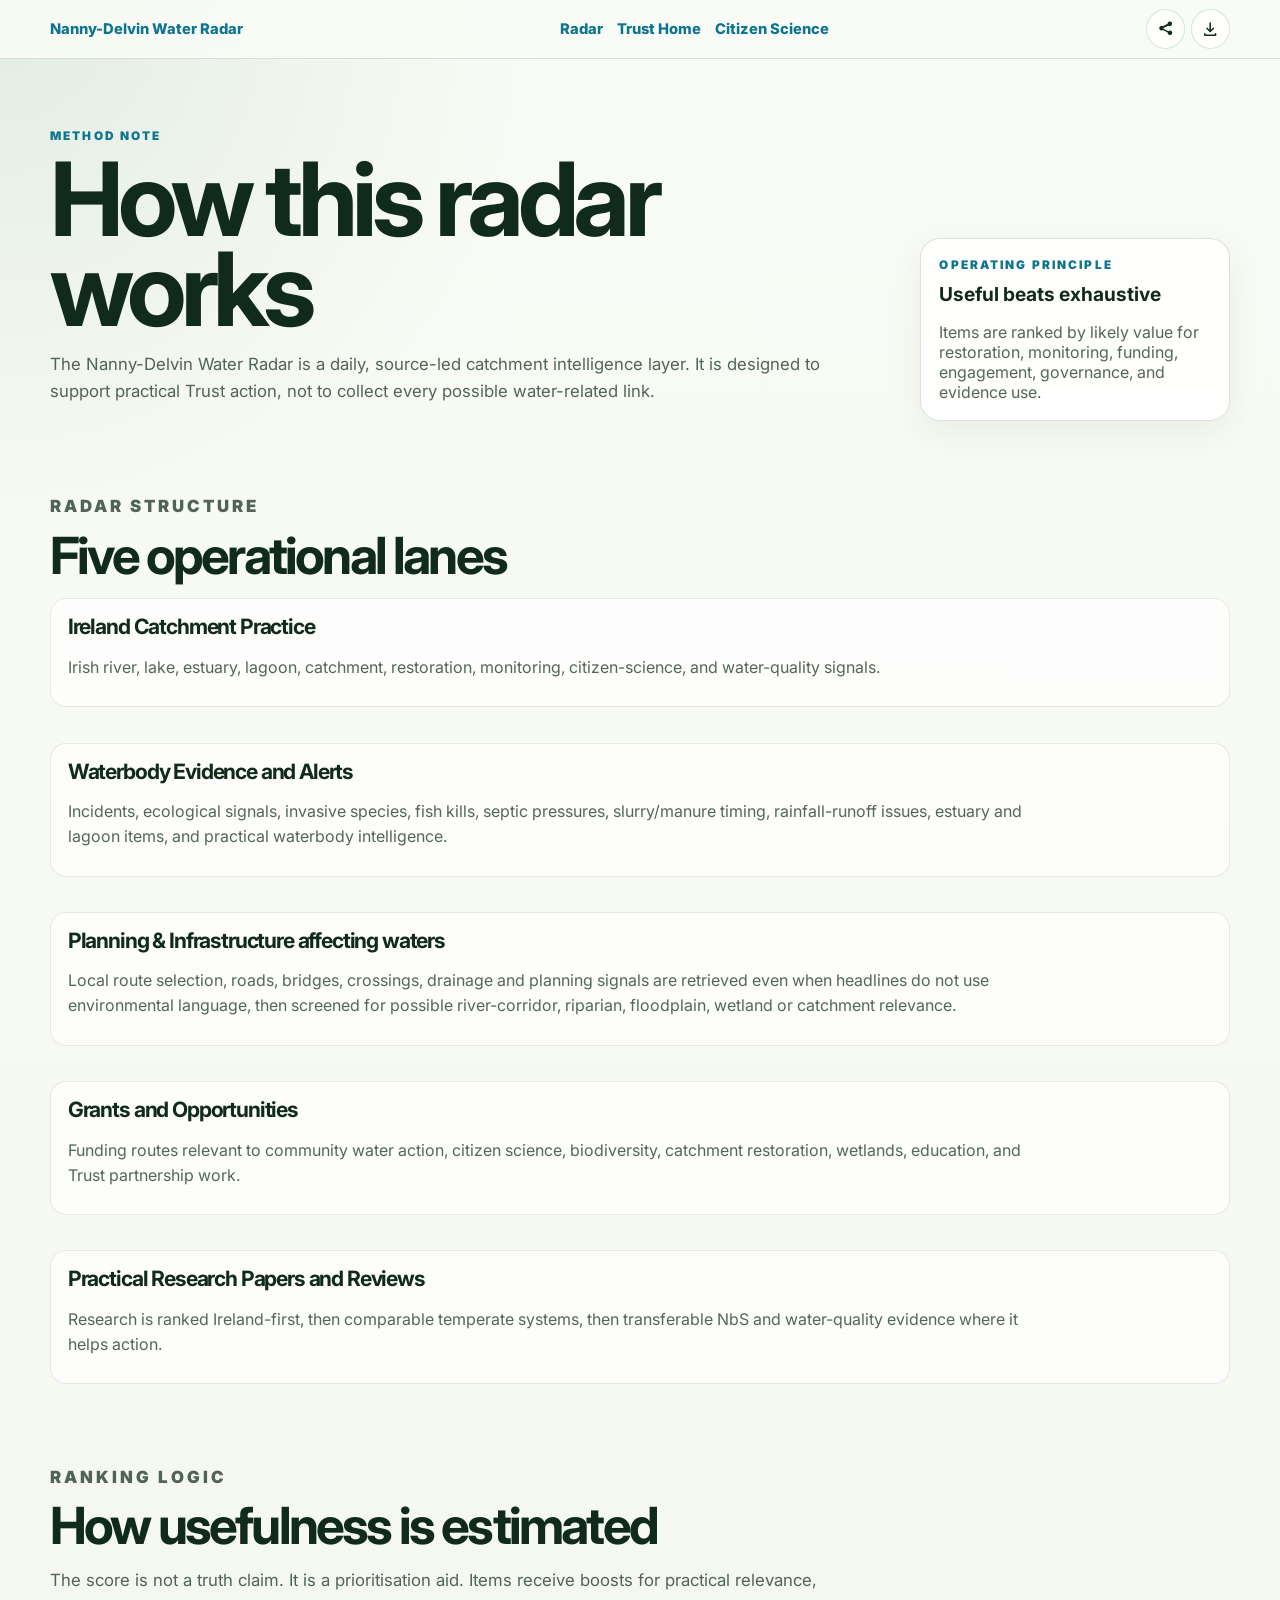
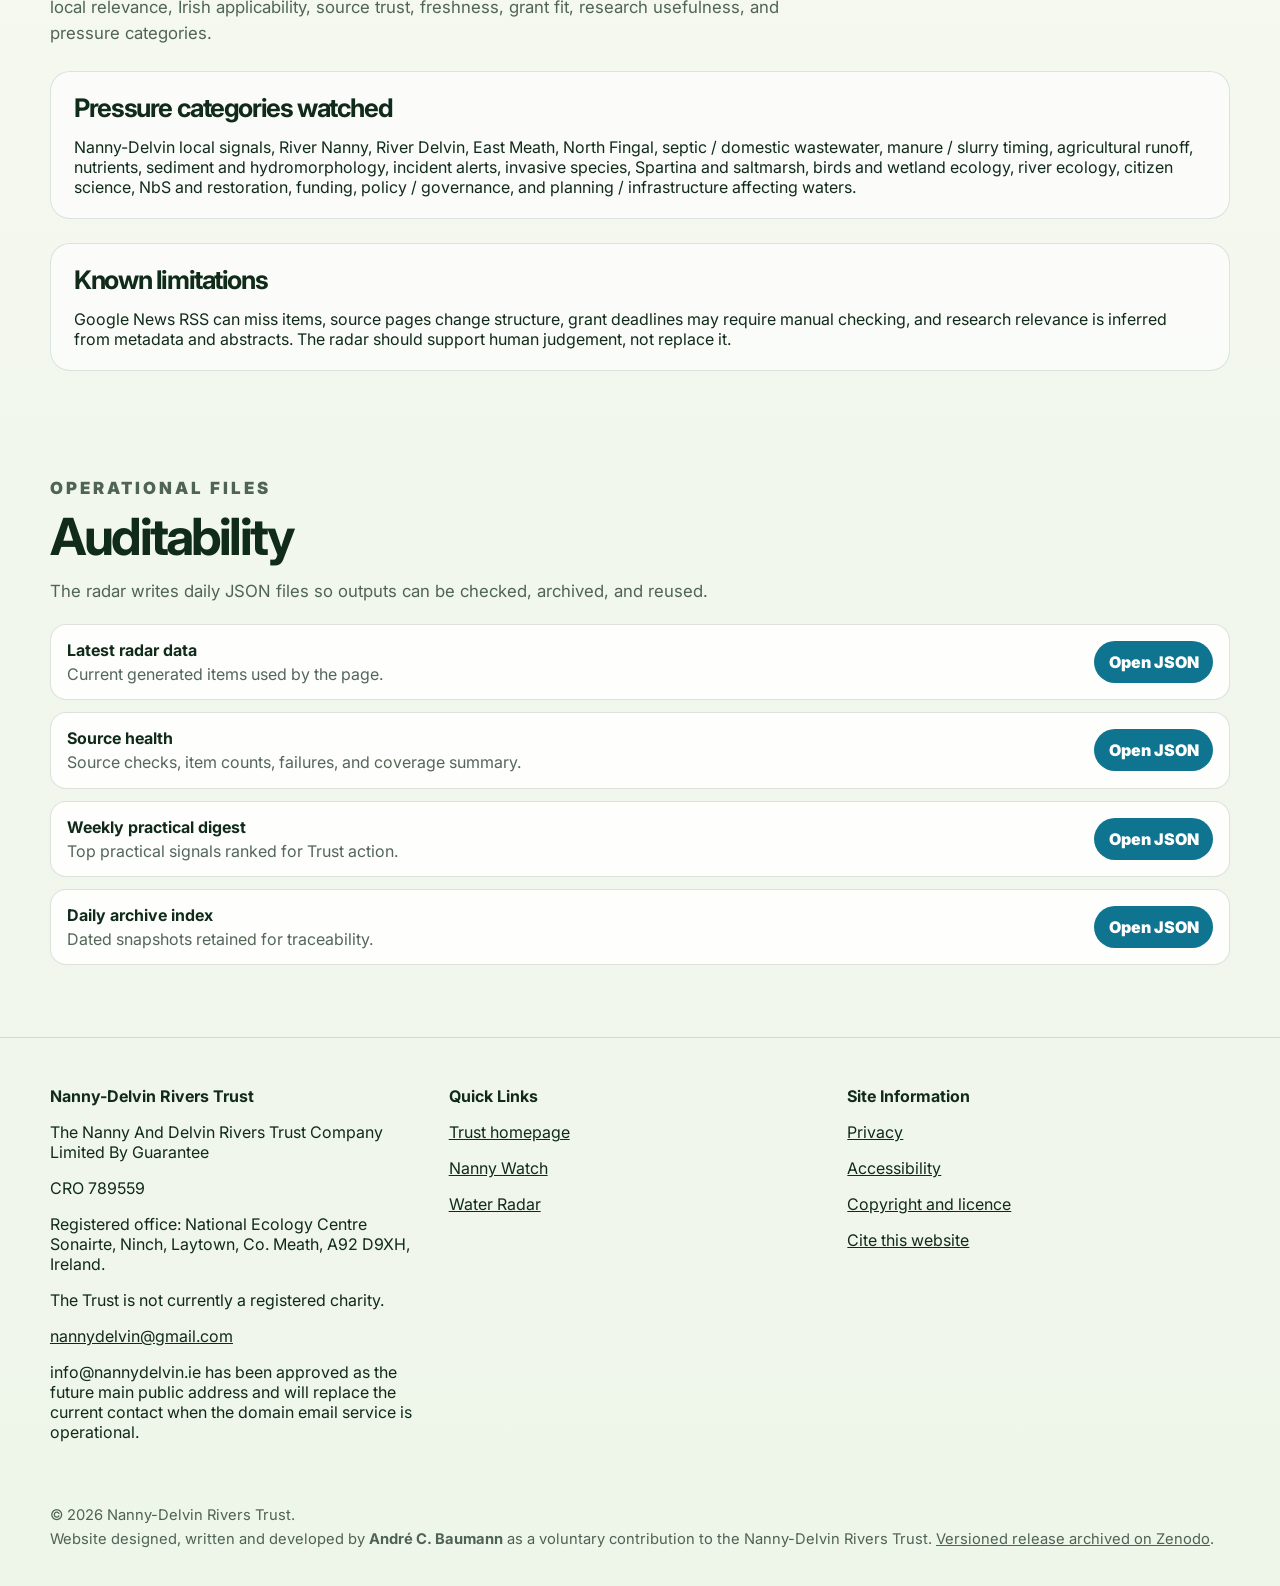
<file: news/how-it-works/index.html>
<!doctype html>
<html lang="en">
<head>
  <meta charset="utf-8" />
  <meta name="viewport" content="width=device-width, initial-scale=1" />
  <link rel="canonical" href="https://nannydelvin.ie/news/how-it-works/" />
  <meta name="theme-color" content="#0b3d4a" />
  <title>How the NDRT Water Radar Works | Nanny-Delvin Rivers Trust</title>
  <meta name="description" content="Explains the Nanny-Delvin Water Radar source logic, ranking, practical relevance scoring, research enrichment, source health, archive, and known limitations." />

  <link rel="preconnect" href="https://fonts.googleapis.com" />
  <link rel="preconnect" href="https://fonts.gstatic.com" crossorigin />
  <link href="https://fonts.googleapis.com/css2?family=Inter:wght@400;500;600;700;800;900&display=swap" rel="stylesheet" />

  <link rel="stylesheet" href="../css/news.css" />

<!-- NDRT FEATURES START -->
  <meta name="theme-color" content="#0F5E46" />
  <meta name="apple-mobile-web-app-capable" content="yes" />
  <meta name="apple-mobile-web-app-status-bar-style" content="default" />
  <meta name="apple-mobile-web-app-title" content="Nanny-Delvin" />
  <link rel="manifest" href="../../manifest.webmanifest" />
  <link
    rel="icon"
    type="image/png"
    sizes="32x32"
    href="../../assets/icons/favicon-32.png"
  />
  <link
    rel="apple-touch-icon"
    href="../../assets/icons/apple-touch-icon.png"
  />
  <link
    rel="stylesheet"
    href="../../assets/css/site-tools.css"
  />
  <script
    defer
    src="../../assets/js/site-tools.js"
  ></script>
<!-- NDRT FEATURES END -->
</head>

<body>
  <a class="skip-link" href="#main">Skip to content</a>

  <header class="site-header">
    <div class="shell nav-wrap">
      <div class="brand-block">
        <a class="site-brand" href="../">Nanny-Delvin Water Radar</a>
      </div>
      <nav class="page-nav" aria-label="Radar explanation navigation">
        <a href="../">Radar</a>
        <a href="../../">Trust Home</a>
        <a href="../../citizen-science.html">Citizen Science</a>
      </nav>
    </div>
  </header>

  <main id="main">
    <section class="hero shell">
      <div>
        <p class="eyebrow">Method note</p>
        <h1>How this radar works</h1>
        <p class="hero-lead">
          The Nanny-Delvin Water Radar is a daily, source-led catchment intelligence layer.
          It is designed to support practical Trust action, not to collect every possible water-related link.
        </p>
      </div>

      <aside class="hero-card">
        <p class="mini-label">Operating principle</p>
        <strong>Useful beats exhaustive</strong>
        <p>Items are ranked by likely value for restoration, monitoring, funding, engagement, governance, and evidence use.</p>
      </aside>
    </section>

    <section class="section shell">
      <div class="section-heading">
        <p class="eyebrow">Radar structure</p>
        <h2>Five operational lanes</h2>
      </div>

      <div class="news-list">
        <article class="news-card">
          <div>
            <h3>Ireland Catchment Practice</h3>
            <p class="news-summary">
              Irish river, lake, estuary, lagoon, catchment, restoration, monitoring, citizen-science,
              and water-quality signals.
            </p>
          </div>
        </article>

        <article class="news-card">
          <div>
            <h3>Waterbody Evidence and Alerts</h3>
            <p class="news-summary">
              Incidents, ecological signals, invasive species, fish kills, septic pressures, slurry/manure timing,
              rainfall-runoff issues, estuary and lagoon items, and practical waterbody intelligence.
            </p>
          </div>
        </article>

        <article class="news-card">
          <div>
            <h3>Planning &amp; Infrastructure affecting waters</h3>
            <p class="news-summary">
              Local route selection, roads, bridges, crossings, drainage and planning signals are retrieved even when
              headlines do not use environmental language, then screened for possible river-corridor, riparian,
              floodplain, wetland or catchment relevance.
            </p>
          </div>
        </article>

        <article class="news-card">
          <div>
            <h3>Grants and Opportunities</h3>
            <p class="news-summary">
              Funding routes relevant to community water action, citizen science, biodiversity, catchment restoration,
              wetlands, education, and Trust partnership work.
            </p>
          </div>
        </article>

        <article class="news-card">
          <div>
            <h3>Practical Research Papers and Reviews</h3>
            <p class="news-summary">
              Research is ranked Ireland-first, then comparable temperate systems, then transferable NbS and
              water-quality evidence where it helps action.
            </p>
          </div>
        </article>
      </div>
    </section>

    <section class="section shell">
      <div class="section-heading">
        <p class="eyebrow">Ranking logic</p>
        <h2>How usefulness is estimated</h2>
        <p>
          The score is not a truth claim. It is a prioritisation aid. Items receive boosts for practical relevance,
          local relevance, Irish applicability, source trust, freshness, grant fit, research usefulness, and pressure categories.
        </p>
      </div>

      <div class="watch-panel">
        <h2>Pressure categories watched</h2>
        <p>
          Nanny-Delvin local signals, River Nanny, River Delvin, East Meath, North Fingal, septic / domestic wastewater, manure / slurry timing, agricultural runoff, nutrients, sediment and hydromorphology,
          incident alerts, invasive species, Spartina and saltmarsh, birds and wetland ecology, river ecology, citizen science,
          NbS and restoration, funding, policy / governance, and planning / infrastructure affecting waters.
        </p>
      </div>

      <div class="watch-panel">
        <h2>Known limitations</h2>
        <p>
          Google News RSS can miss items, source pages change structure, grant deadlines may require manual checking,
          and research relevance is inferred from metadata and abstracts. The radar should support human judgement,
          not replace it.
        </p>
      </div>
    </section>

    <section class="section shell">
      <div class="section-heading">
        <p class="eyebrow">Operational files</p>
        <h2>Auditability</h2>
        <p>
          The radar writes daily JSON files so outputs can be checked, archived, and reused.
        </p>
      </div>

      <div class="archive-list">
        <article class="archive-item">
          <div>
            <strong>Latest radar data</strong>
            <p>Current generated items used by the page.</p>
          </div>
          <a class="archive-link" href="../data/news.json" target="_blank" rel="noopener">Open JSON</a>
        </article>

        <article class="archive-item">
          <div>
            <strong>Source health</strong>
            <p>Source checks, item counts, failures, and coverage summary.</p>
          </div>
          <a class="archive-link" href="../data/source-health.json" target="_blank" rel="noopener">Open JSON</a>
        </article>

        <article class="archive-item">
          <div>
            <strong>Weekly practical digest</strong>
            <p>Top practical signals ranked for Trust action.</p>
          </div>
          <a class="archive-link" href="../data/weekly-digest.json" target="_blank" rel="noopener">Open JSON</a>
        </article>

        <article class="archive-item">
          <div>
            <strong>Daily archive index</strong>
            <p>Dated snapshots retained for traceability.</p>
          </div>
          <a class="archive-link" href="../data/archive/index.json" target="_blank" rel="noopener">Open JSON</a>
        </article>
      </div>
    </section>
  </main>

  <footer id="contact" class="site-footer">
  <!-- NDRT STANDARD FOOTER START -->
  <div class="shell footer-grid">
    <div>
      <p><strong>Nanny-Delvin Rivers Trust</strong></p>
      <p>The Nanny And Delvin Rivers Trust Company Limited By Guarantee</p>
      <p>CRO 789559</p>
      <p class="footer-note">
        Registered office: National Ecology Centre Sonairte, Ninch, Laytown, Co. Meath, A92 D9XH, Ireland.
      </p>
      <p class="footer-note">
        The Trust is not currently a registered charity.
      </p>
      <p>
        <a href="mailto:nannydelvin@gmail.com">nannydelvin@gmail.com</a>
      </p>
      <p class="footer-note">
        info@nannydelvin.ie has been approved as the future main public address and
        will replace the current contact when the domain email service is operational.
      </p>
    </div>

    <div>
      <p><strong>Quick Links</strong></p>
      <p><a href="../../index.html">Trust homepage</a></p>
      <p><a href="../../citizen-science.html">Nanny Watch</a></p>
      <p><a href="../../news/">Water Radar</a></p>
    </div>

    <div>
      <p><strong>Site Information</strong></p>
      <p><a href="../../privacy.html">Privacy</a></p>
      <p><a href="../../accessibility.html">Accessibility</a></p>
      <p><a href="../../LICENSE">Copyright and licence</a></p>
      <p>
        <a href="https://doi.org/10.5281/zenodo.21777313"
           target="_blank"
           rel="noopener noreferrer">Cite this website</a>
      </p>
    </div>

    <div class="footer-meta">
      <p>© 2026 Nanny-Delvin Rivers Trust.</p>
      <p>
        Website designed, written and developed by
        <strong>André C. Baumann</strong> as a voluntary contribution to the
        Nanny-Delvin Rivers Trust.
        <a href="https://doi.org/10.5281/zenodo.21777313"
           target="_blank"
           rel="noopener noreferrer">Versioned release archived on Zenodo</a>.
      </p>
    </div>
  </div>
  <!-- NDRT STANDARD FOOTER END -->
</footer>
</body>
</html>
</file>
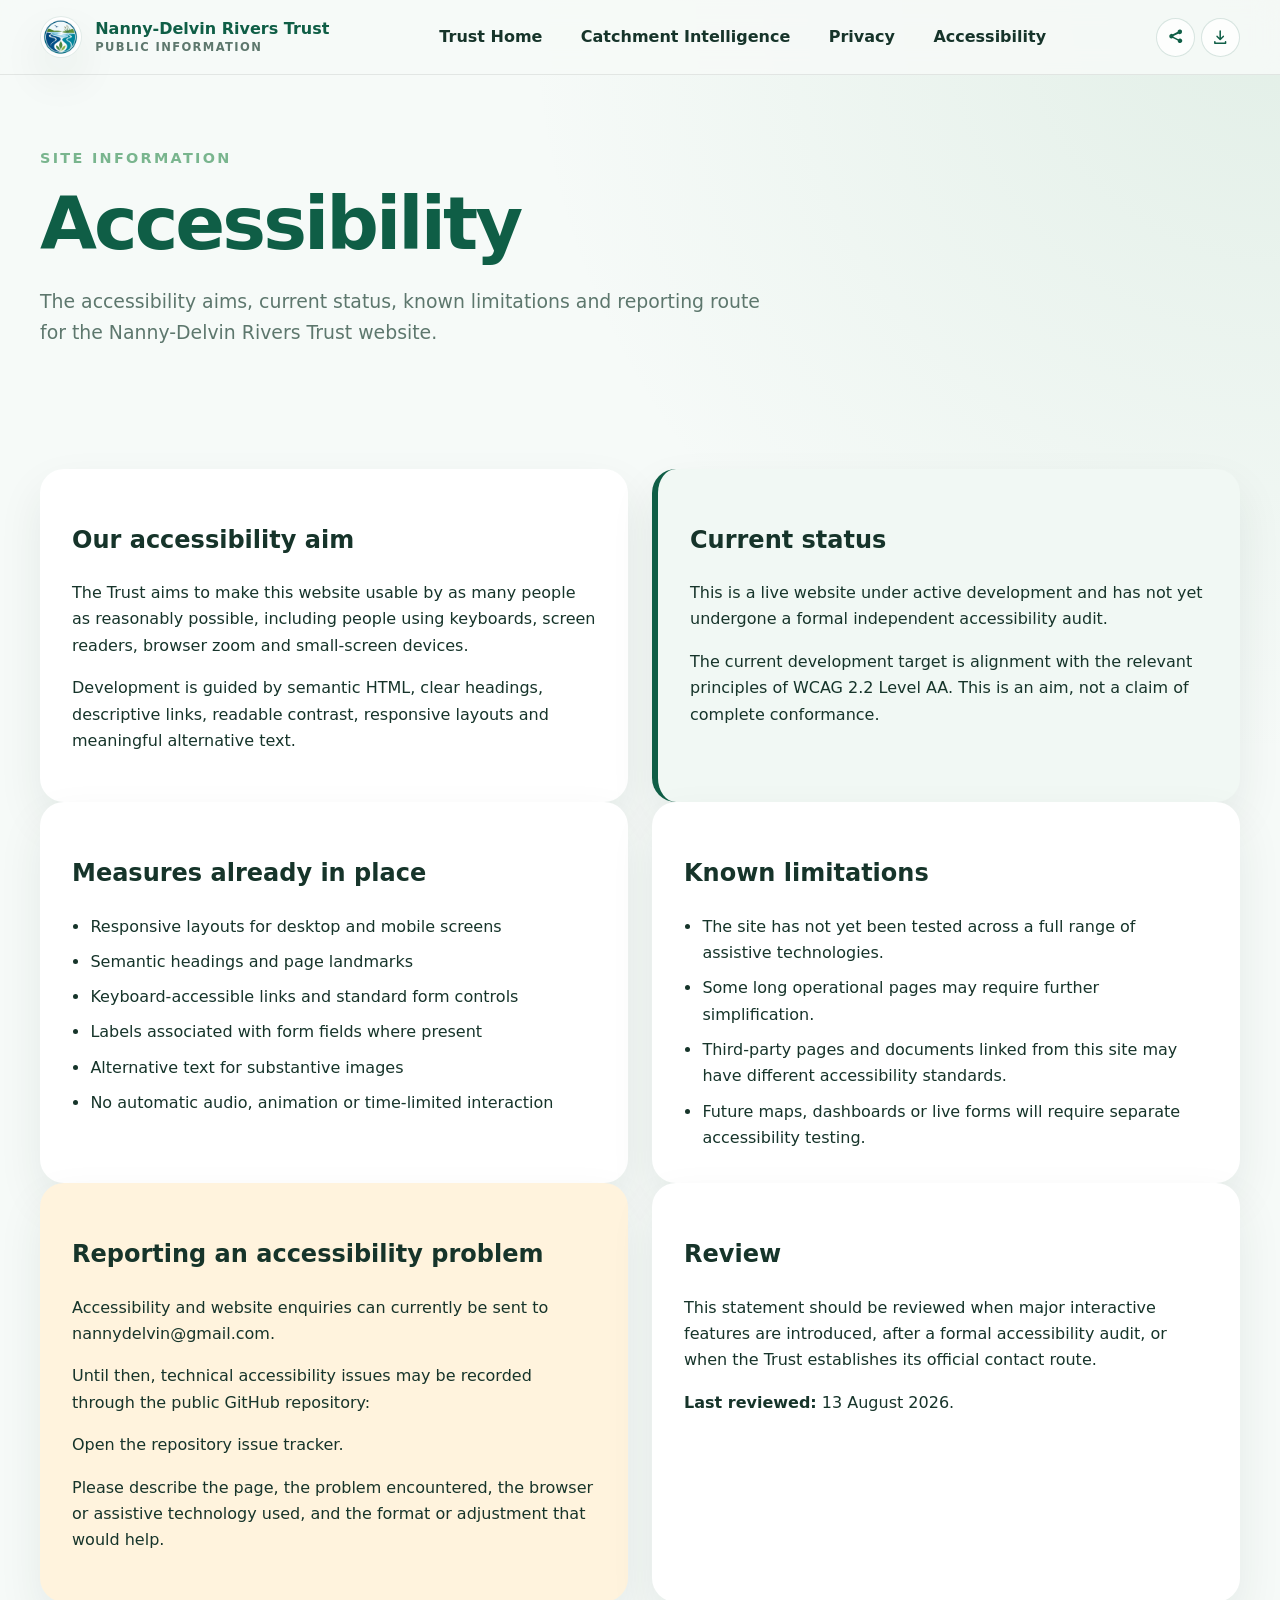
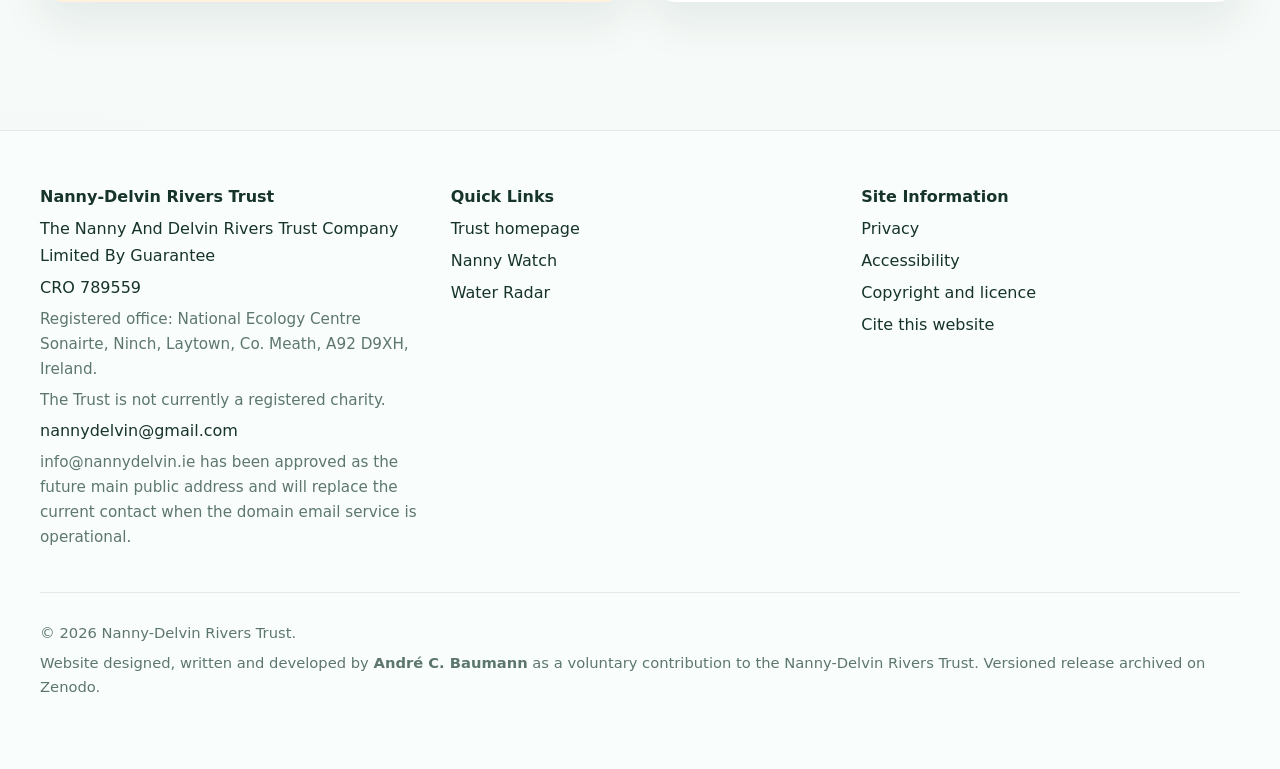
<file: accessibility.html>
<!DOCTYPE html>
<html lang="en">
<head>
  <meta charset="UTF-8" />
  <meta name="viewport" content="width=device-width, initial-scale=1.0" />
  <link rel="canonical" href="https://nannydelvin.ie/accessibility.html" />
  <title>Accessibility | Nanny-Delvin Rivers Trust</title>
  <meta name="description" content="The accessibility aims, current status, known limitations and reporting route for the Nanny-Delvin Rivers Trust website." />
  <link rel="stylesheet" href="assets/css/ndrt.css" />

<!-- NDRT FEATURES START -->
  <meta name="theme-color" content="#0F5E46" />
  <meta name="apple-mobile-web-app-capable" content="yes" />
  <meta name="apple-mobile-web-app-status-bar-style" content="default" />
  <meta name="apple-mobile-web-app-title" content="Nanny-Delvin" />
  <link rel="manifest" href="manifest.webmanifest" />
  <link
    rel="icon"
    type="image/png"
    sizes="32x32"
    href="assets/icons/favicon-32.png"
  />
  <link
    rel="apple-touch-icon"
    href="assets/icons/apple-touch-icon.png"
  />
  <link
    rel="stylesheet"
    href="assets/css/site-tools.css"
  />
  <script
    defer
    src="assets/js/site-tools.js"
  ></script>
<!-- NDRT FEATURES END -->
</head>
<body>
  <header class="site-header">
    <div class="shell nav-shell">
      <a href="index.html" class="logo" aria-label="Nanny-Delvin Rivers Trust homepage">
        <span class="logo-mark">ND</span>
        <span class="logo-text">
          Nanny-Delvin Rivers Trust
          <small>PUBLIC INFORMATION</small>
        </span>
      </a>

      <nav class="nav-links" aria-label="Site information navigation">
        <a href="index.html">Trust Home</a>
        <a href="citizen-science.html">Catchment Intelligence</a>
        <a href="privacy.html">Privacy</a>
        <a href="accessibility.html">Accessibility</a>
      </nav>
    </div>
  </header>

  <main>
    <section class="hero shell hero-compact">
      <div class="hero-grid hero-grid-single">
        <div>
          <div class="eyebrow">Site Information</div>
          <h1 class="hero-title">Accessibility</h1>
          <p class="lead">The accessibility aims, current status, known limitations and reporting route for the Nanny-Delvin Rivers Trust website.</p>
        </div>
      </div>
    </section>

    <section class="shell">
      <div class="grid grid-2">
        <article class="card">
          <h2>Our accessibility aim</h2>
          <p>
            The Trust aims to make this website usable by as many people as reasonably possible,
            including people using keyboards, screen readers, browser zoom and small-screen devices.
          </p>
          <p>
            Development is guided by semantic HTML, clear headings, descriptive links, readable
            contrast, responsive layouts and meaningful alternative text.
          </p>
        </article>

        <article class="card highlight-card">
          <h2>Current status</h2>
          <p>
            This is a live website under active development and has not yet undergone a formal
            independent accessibility audit.
          </p>
          <p>
            The current development target is alignment with the relevant principles of
            WCAG 2.2 Level AA. This is an aim, not a claim of complete conformance.
          </p>
        </article>
      </div>

      <div class="grid grid-2">
        <article class="card">
          <h2>Measures already in place</h2>
          <ul>
            <li>Responsive layouts for desktop and mobile screens</li>
            <li>Semantic headings and page landmarks</li>
            <li>Keyboard-accessible links and standard form controls</li>
            <li>Labels associated with form fields where present</li>
            <li>Alternative text for substantive images</li>
            <li>No automatic audio, animation or time-limited interaction</li>
          </ul>
        </article>

        <article class="card">
          <h2>Known limitations</h2>
          <ul>
            <li>The site has not yet been tested across a full range of assistive technologies.</li>
            <li>Some long operational pages may require further simplification.</li>
            <li>Third-party pages and documents linked from this site may have different accessibility standards.</li>
            <li>Future maps, dashboards or live forms will require separate accessibility testing.</li>
          </ul>
        </article>
      </div>

      <div class="grid grid-2">
        <article class="card warning-card">
          <h2>Reporting an accessibility problem</h2>
          <p>
            Accessibility and website enquiries can currently be sent to
            <a href="mailto:nannydelvin@gmail.com">nannydelvin@gmail.com</a>.
          </p>
          <p>
            Until then, technical accessibility issues may be recorded through the public GitHub repository:
          </p>
          <p>
            <a href="https://github.com/nanny-delvin-river-trust/nanny-delvin-river-trust.github.io/issues"
               rel="external noopener noreferrer">Open the repository issue tracker</a>.
          </p>
          <p>
            Please describe the page, the problem encountered, the browser or assistive technology used,
            and the format or adjustment that would help.
          </p>
        </article>

        <article class="card">
          <h2>Review</h2>
          <p>
            This statement should be reviewed when major interactive features are introduced,
            after a formal accessibility audit, or when the Trust establishes its official contact route.
          </p>
          <p><strong>Last reviewed:</strong> 13 August 2026.</p>
        </article>
      </div>
    </section>

  </main>

  <footer id="contact" class="site-footer">
  <!-- NDRT STANDARD FOOTER START -->
  <div class="shell footer-grid">
    <div>
      <p><strong>Nanny-Delvin Rivers Trust</strong></p>
      <p>The Nanny And Delvin Rivers Trust Company Limited By Guarantee</p>
      <p>CRO 789559</p>
      <p class="footer-note">
        Registered office: National Ecology Centre Sonairte, Ninch, Laytown, Co. Meath, A92 D9XH, Ireland.
      </p>
      <p class="footer-note">
        The Trust is not currently a registered charity.
      </p>
      <p>
        <a href="mailto:nannydelvin@gmail.com">nannydelvin@gmail.com</a>
      </p>
      <p class="footer-note">
        info@nannydelvin.ie has been approved as the future main public address and
        will replace the current contact when the domain email service is operational.
      </p>
    </div>

    <div>
      <p><strong>Quick Links</strong></p>
      <p><a href="index.html">Trust homepage</a></p>
      <p><a href="citizen-science.html">Nanny Watch</a></p>
      <p><a href="news/">Water Radar</a></p>
    </div>

    <div>
      <p><strong>Site Information</strong></p>
      <p><a href="privacy.html">Privacy</a></p>
      <p><a href="accessibility.html">Accessibility</a></p>
      <p><a href="LICENSE">Copyright and licence</a></p>
      <p>
        <a href="https://doi.org/10.5281/zenodo.21777313"
           target="_blank"
           rel="noopener noreferrer">Cite this website</a>
      </p>
    </div>

    <div class="footer-meta">
      <p>© 2026 Nanny-Delvin Rivers Trust.</p>
      <p>
        Website designed, written and developed by
        <strong>André C. Baumann</strong> as a voluntary contribution to the
        Nanny-Delvin Rivers Trust.
        <a href="https://doi.org/10.5281/zenodo.21777313"
           target="_blank"
           rel="noopener noreferrer">Versioned release archived on Zenodo</a>.
      </p>
    </div>
  </div>
  <!-- NDRT STANDARD FOOTER END -->
</footer>

  <!-- Cloudflare Web Analytics -->
  <script defer src="https://static.cloudflareinsights.com/beacon.min.js"
    data-cf-beacon='{"token": "ba3bb7ae04424113b5e7cebe70bd86d4"}'></script>
  <!-- End Cloudflare Web Analytics -->
</body>
</html>
</file>
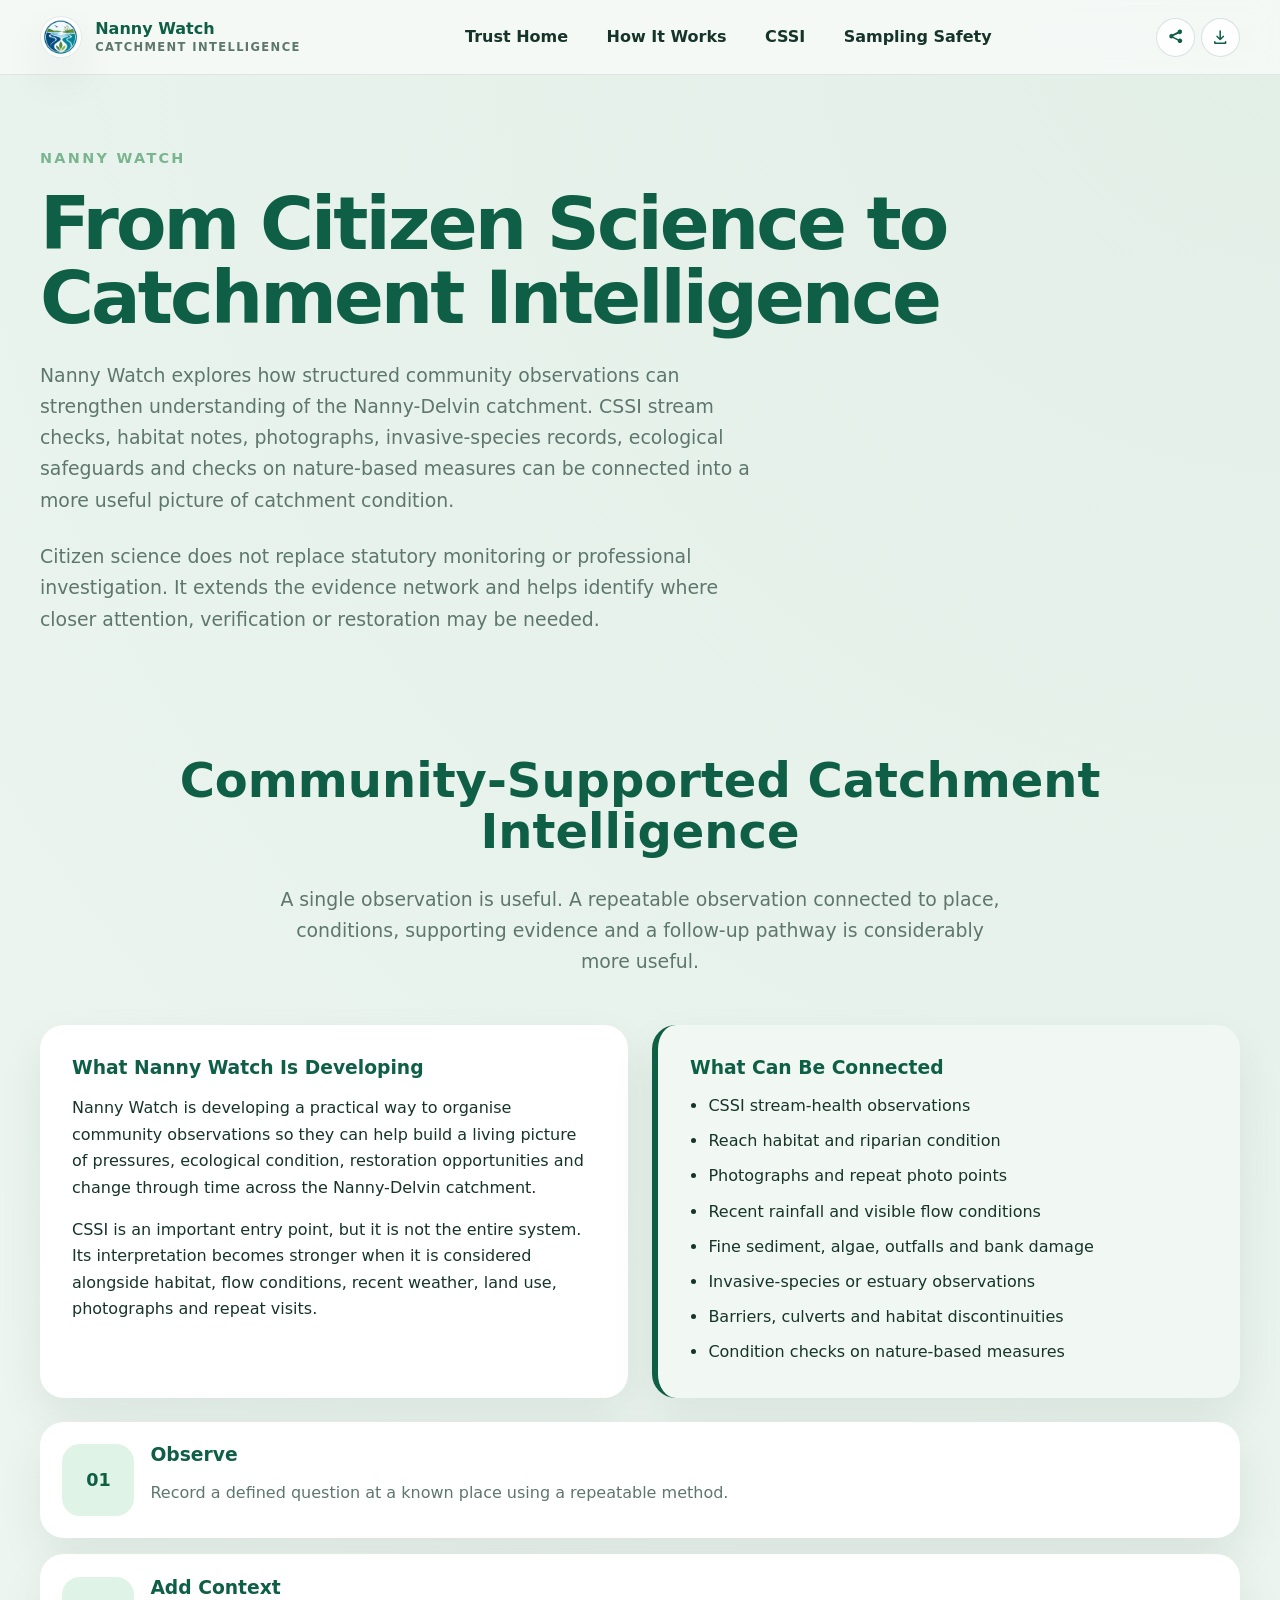
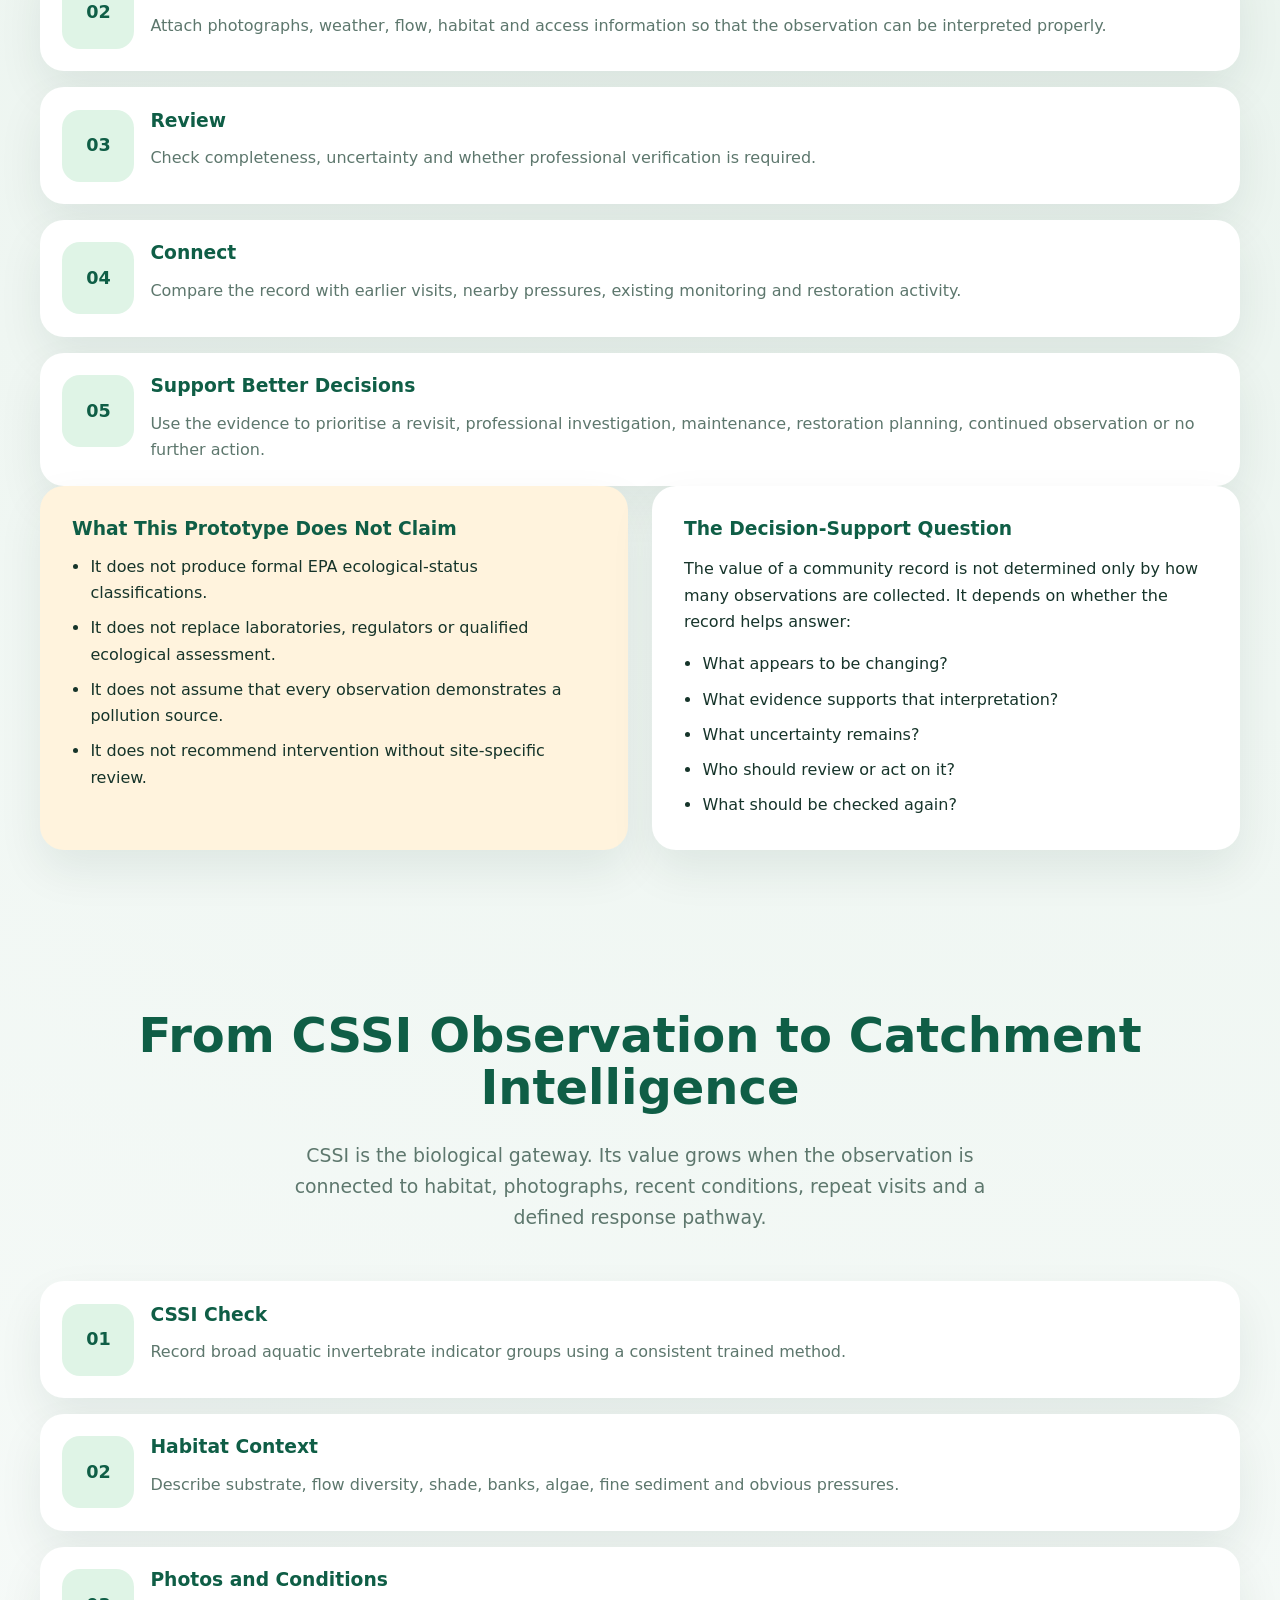
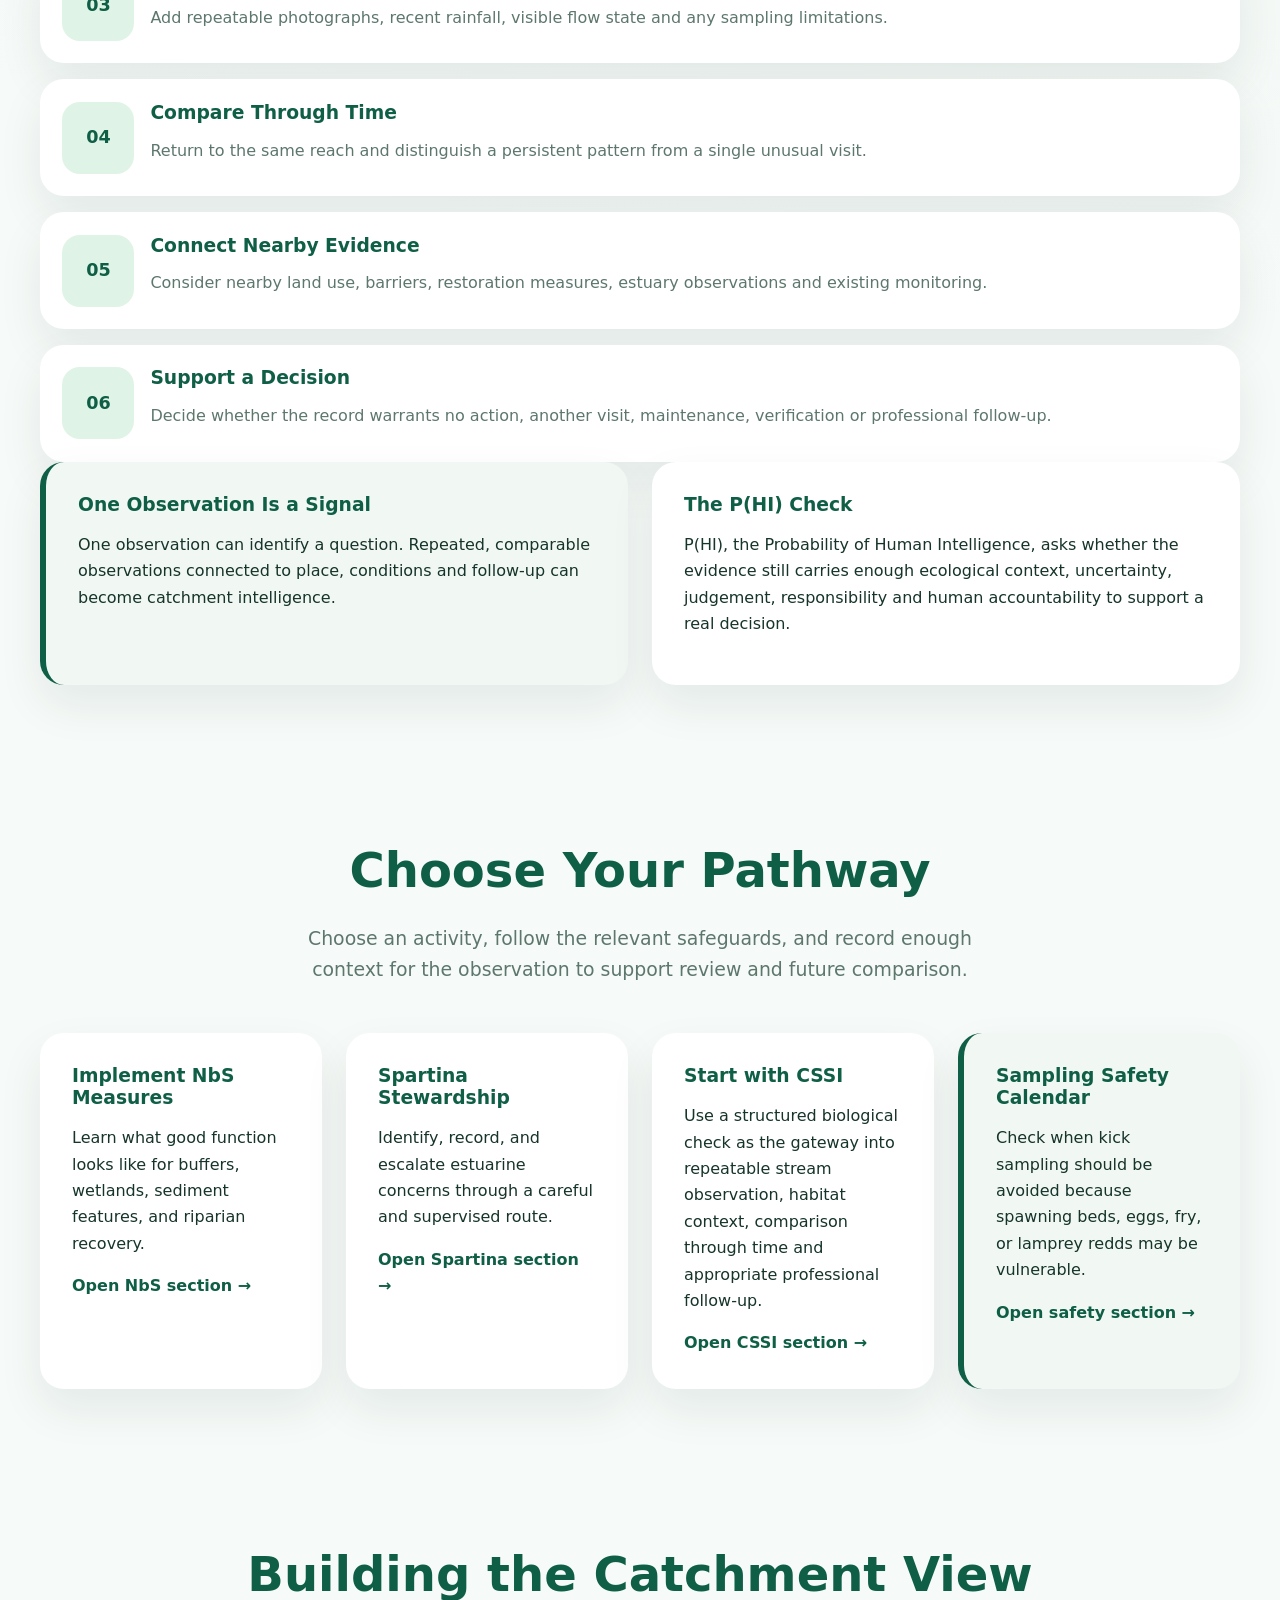
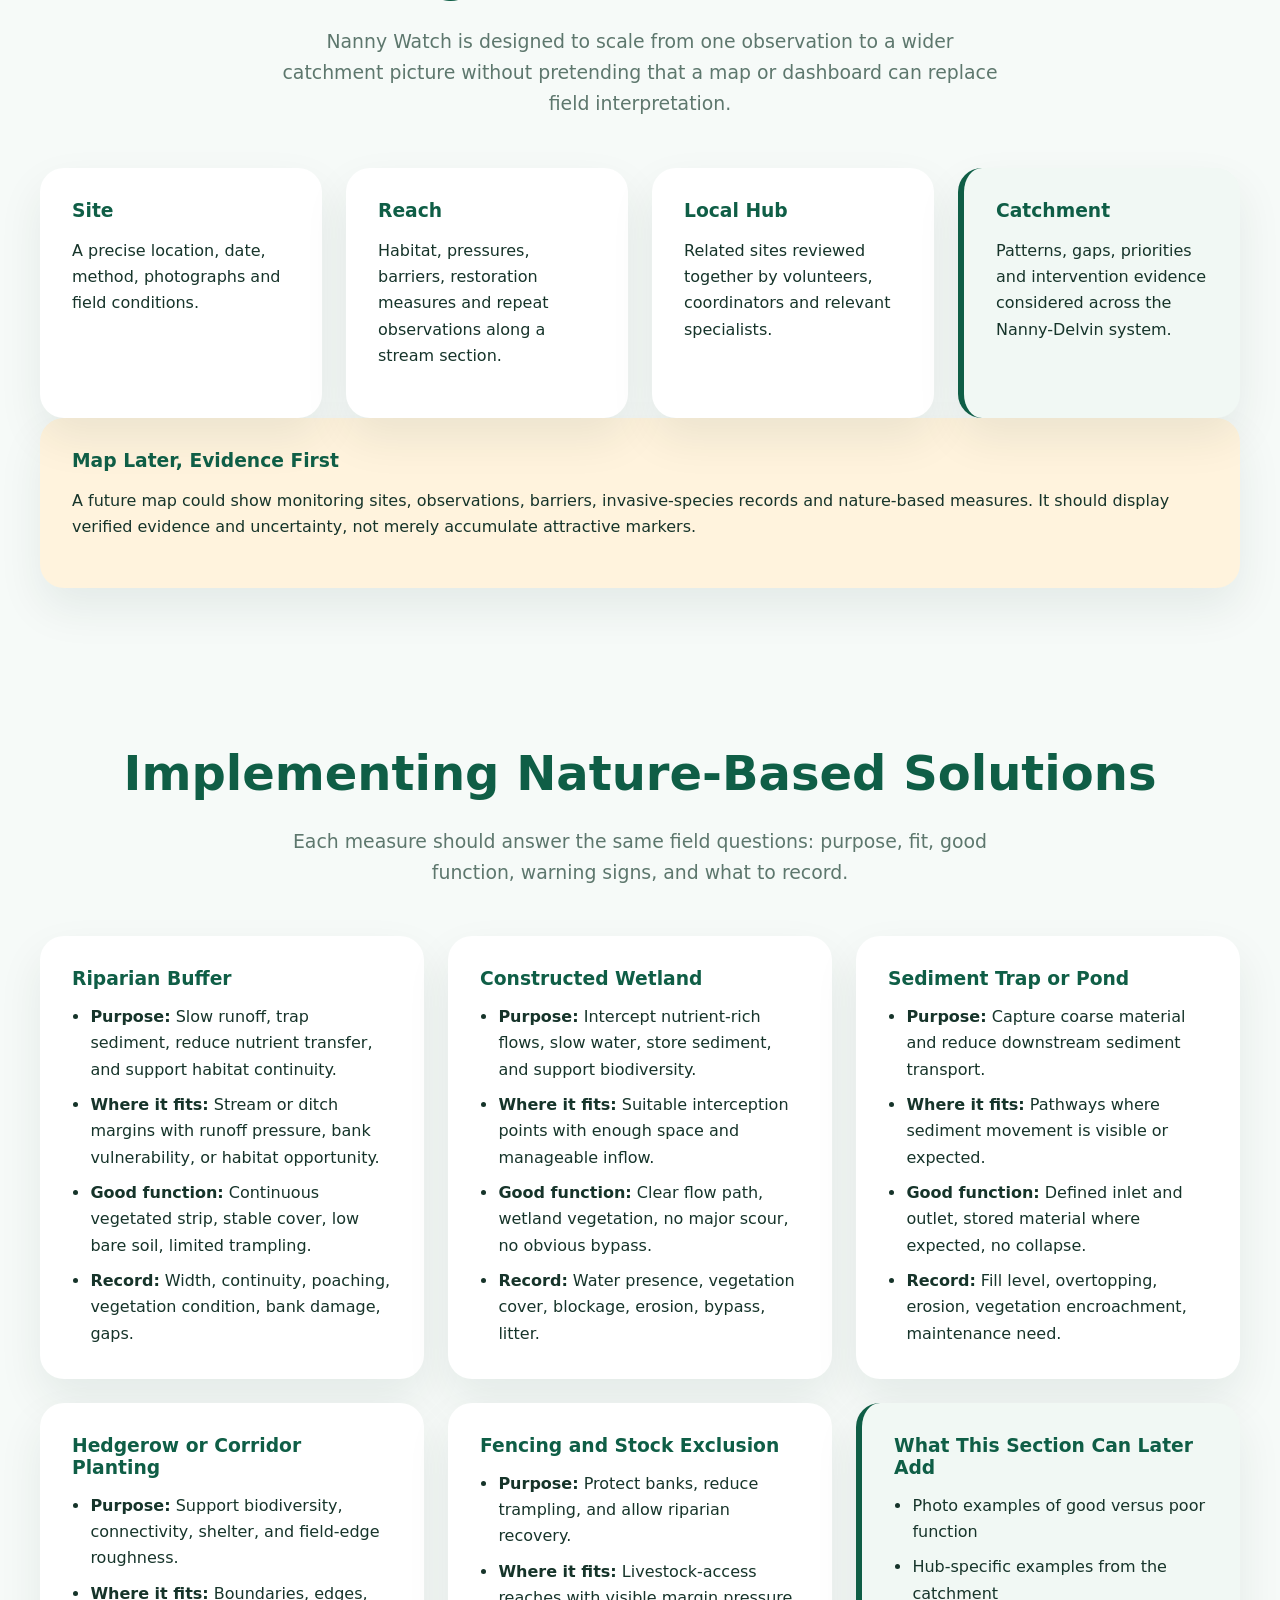
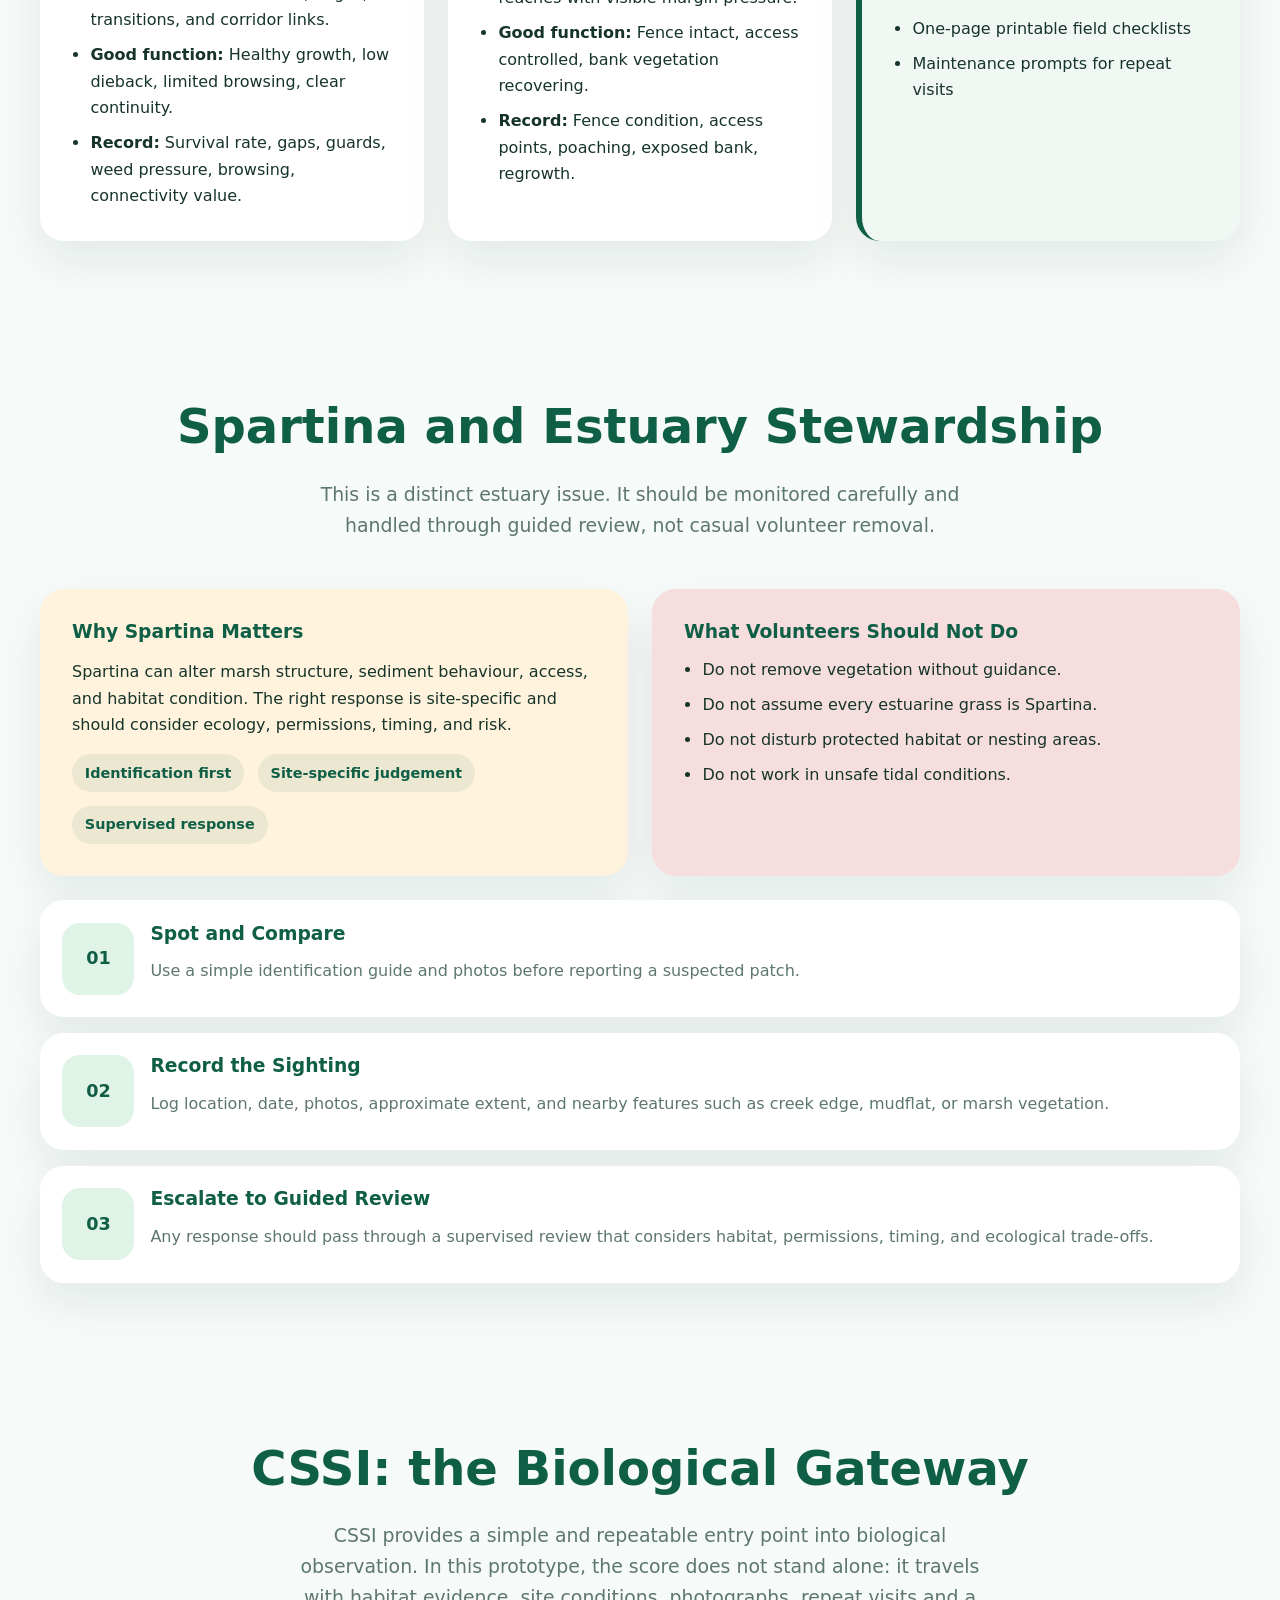
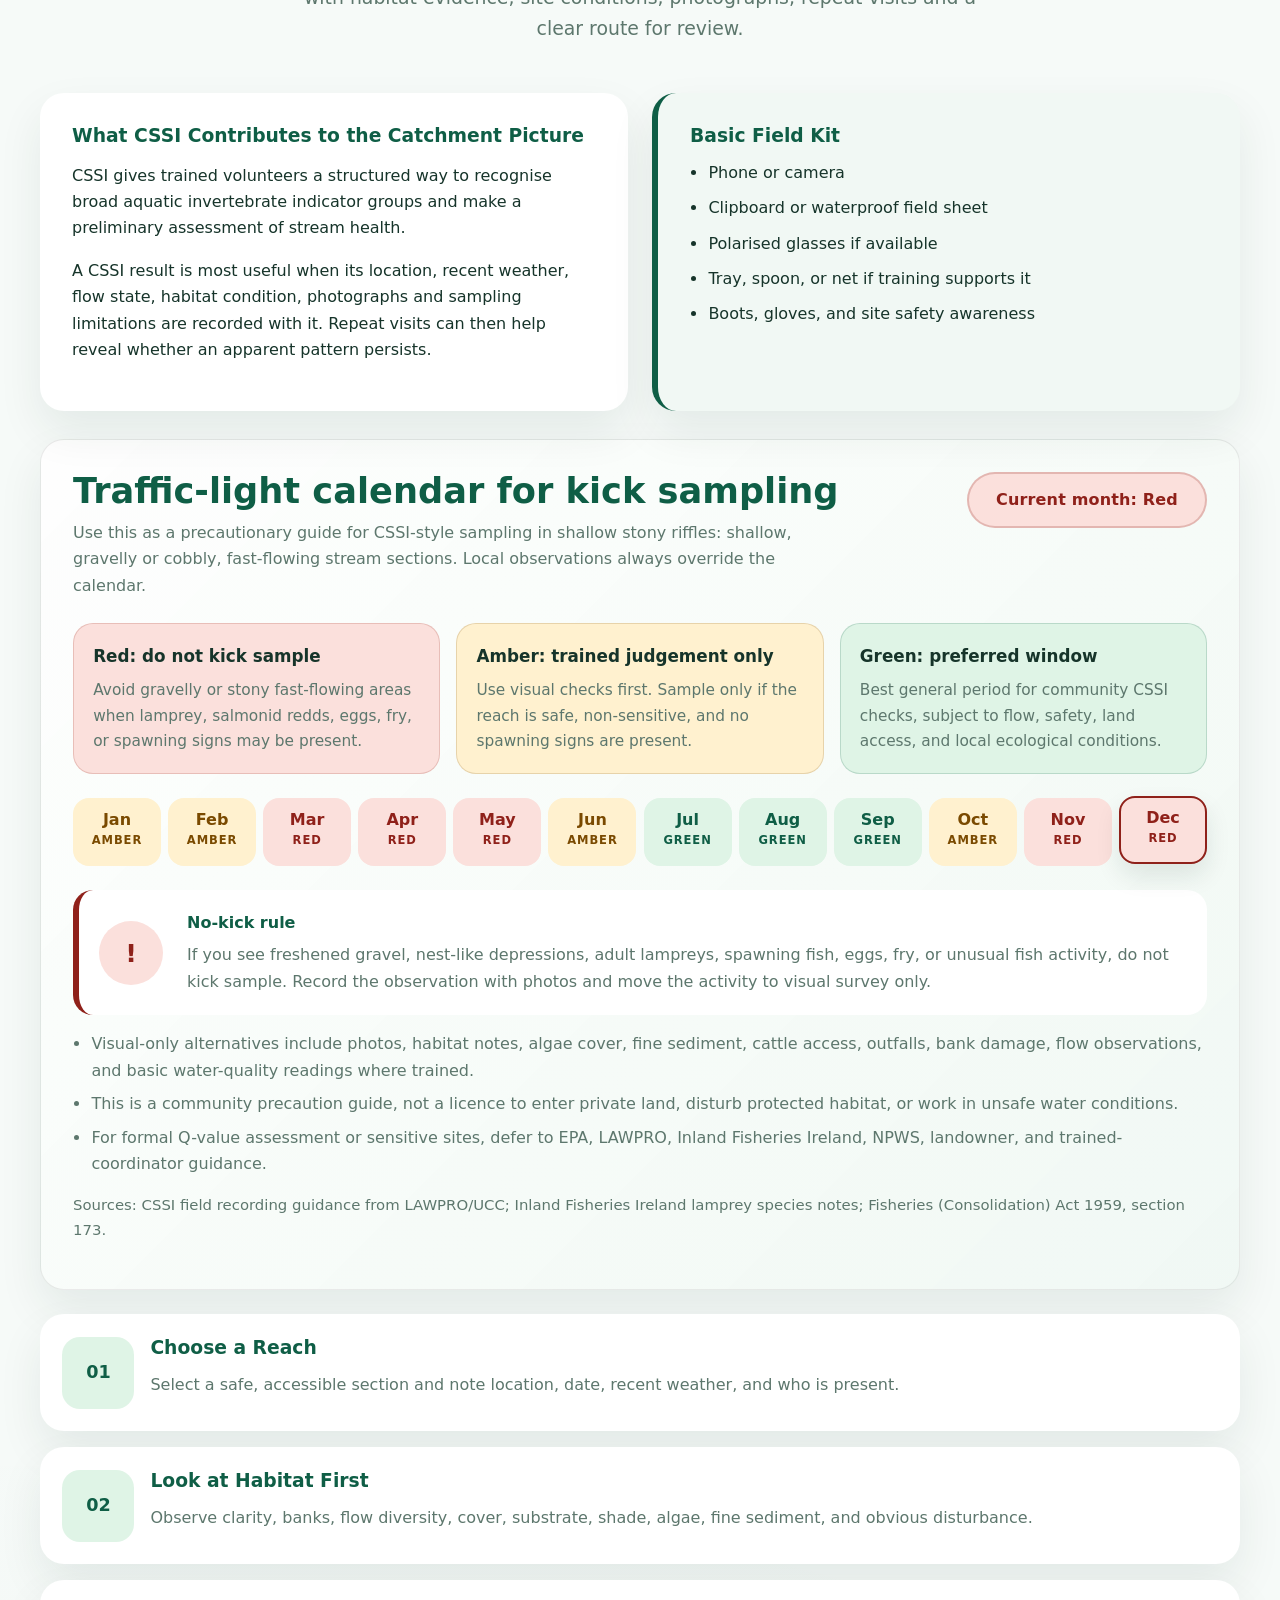
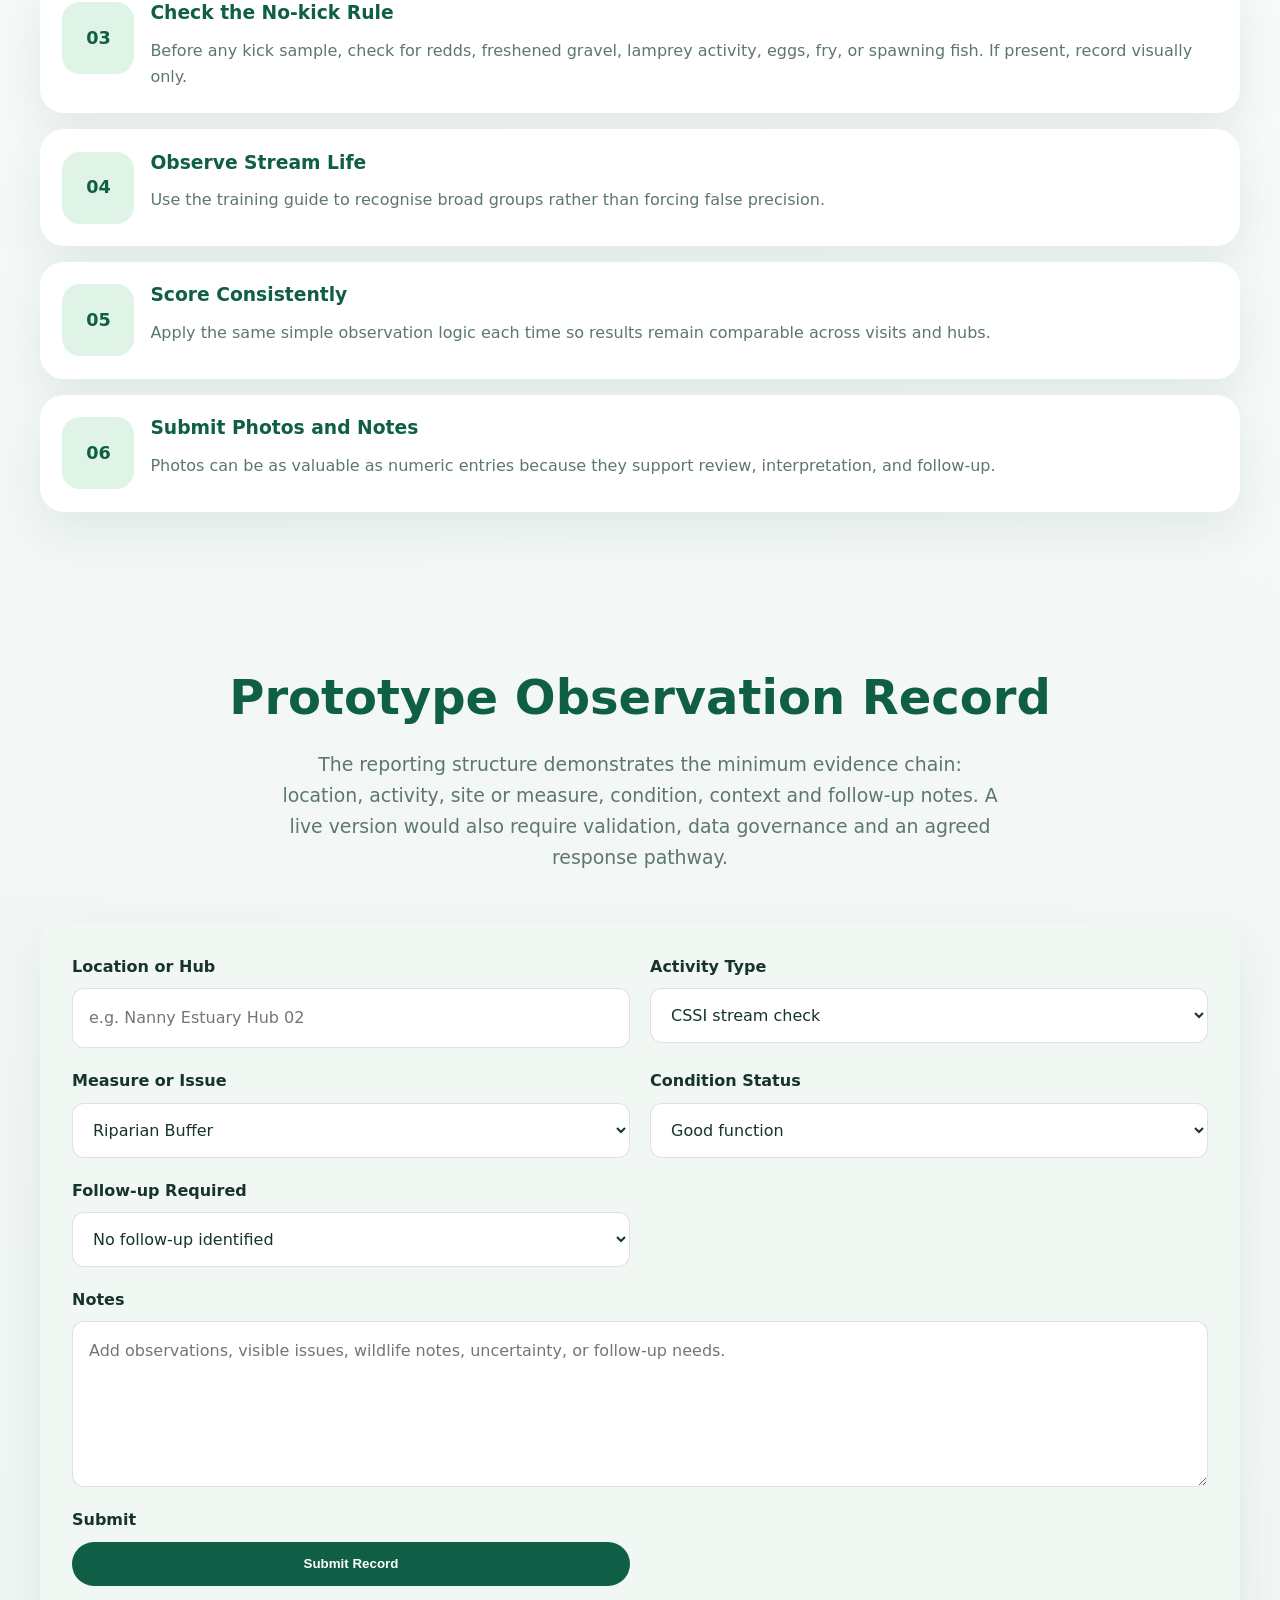
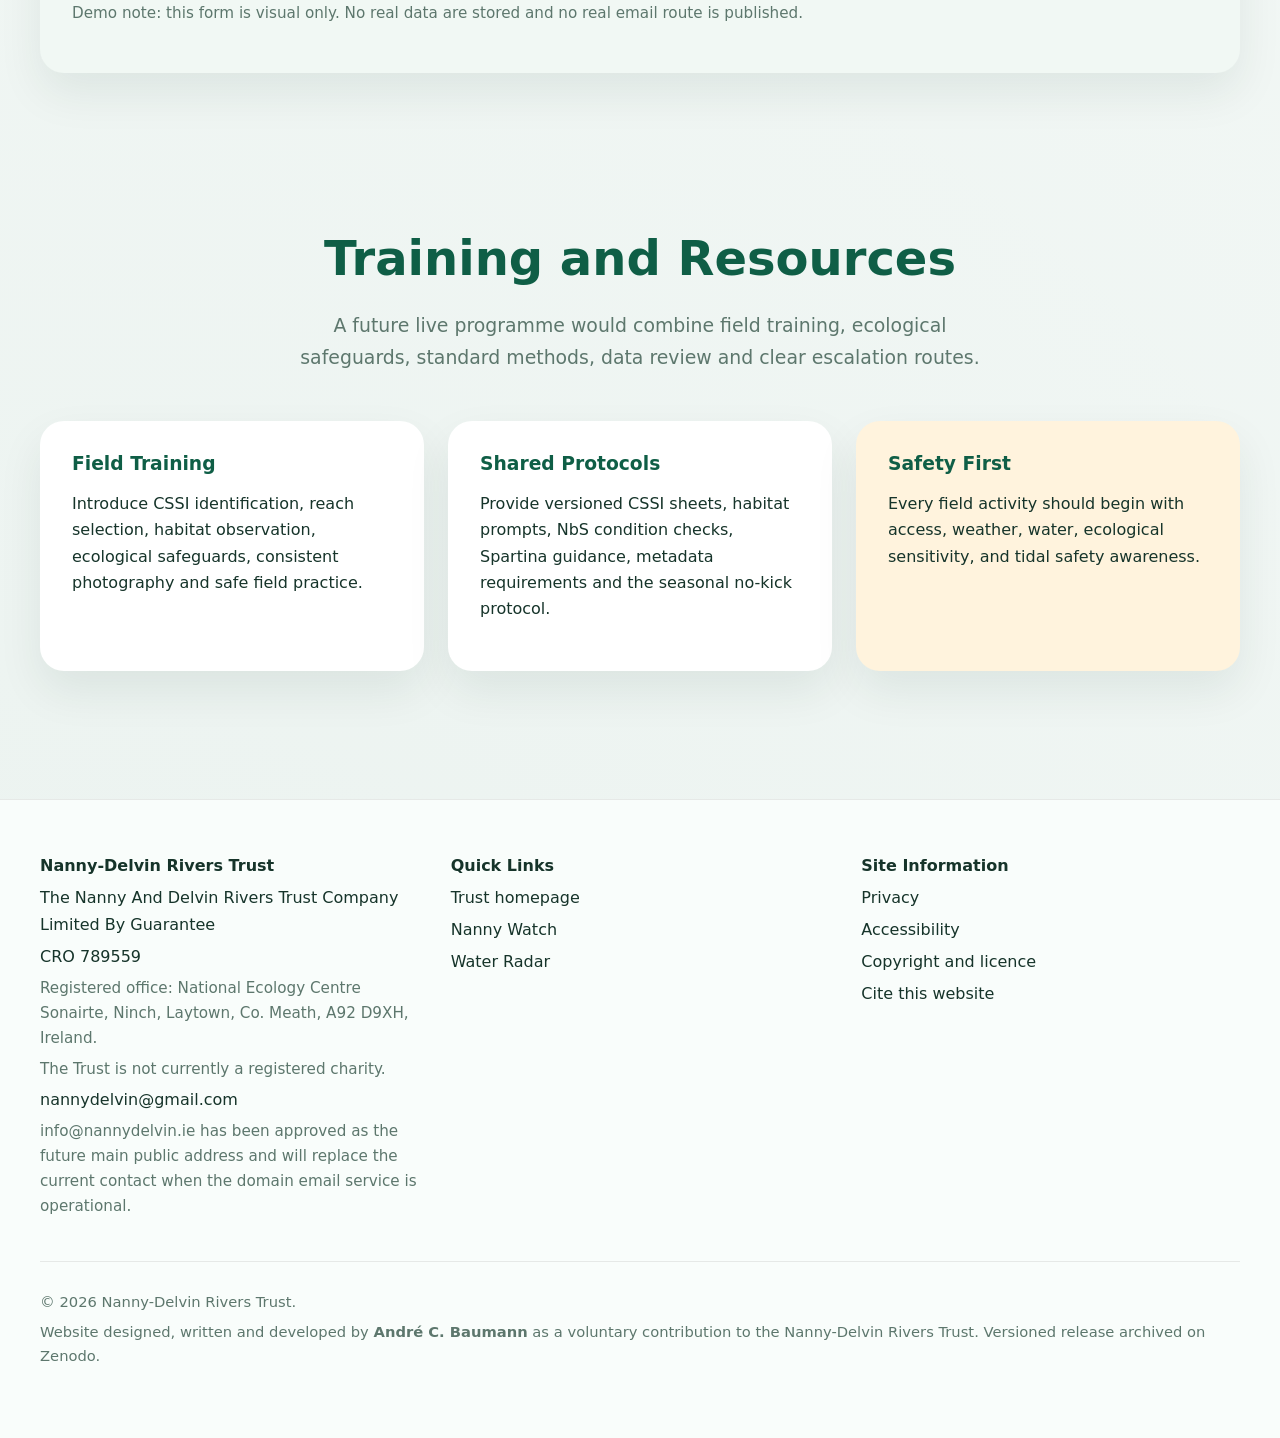
<file: citizen-science.html>
<!DOCTYPE html>
<html lang="en">
<head>
  <meta charset="UTF-8" />
  <meta name="viewport" content="width=device-width, initial-scale=1.0" />
  <link rel="canonical" href="https://nannydelvin.ie/citizen-science.html" />
  <title>Nanny Watch | Community-Supported Catchment Intelligence</title>
  <meta
    name="description"
    content="Nanny Watch connects community-supported catchment intelligence, CSSI, habitat observations, nature-based solutions, ecological safeguards and structured follow-up across the Nanny-Delvin catchment."
  />
  <link rel="stylesheet" href="assets/css/ndrt.css" />
  <link rel="stylesheet" href="assets/css/sampling-safety.css" />

<!-- NDRT FEATURES START -->
  <meta name="theme-color" content="#0F5E46" />
  <meta name="apple-mobile-web-app-capable" content="yes" />
  <meta name="apple-mobile-web-app-status-bar-style" content="default" />
  <meta name="apple-mobile-web-app-title" content="Nanny-Delvin" />
  <link rel="manifest" href="manifest.webmanifest" />
  <link
    rel="icon"
    type="image/png"
    sizes="32x32"
    href="assets/icons/favicon-32.png"
  />
  <link
    rel="apple-touch-icon"
    href="assets/icons/apple-touch-icon.png"
  />
  <link
    rel="stylesheet"
    href="assets/css/site-tools.css"
  />
  <script
    defer
    src="assets/js/site-tools.js"
  ></script>
<!-- NDRT FEATURES END -->
</head>
<body>
  <header class="site-header">
    <div class="shell nav-shell">
      <a href="./index.html" class="logo" aria-label="Back to Nanny-Delvin Rivers Trust homepage">
        <span class="logo-mark">ND</span>
        <span class="logo-text">
          Nanny Watch
          <small>CATCHMENT INTELLIGENCE</small>
        </span>
      </a>

      <nav class="nav-links" aria-label="Catchment intelligence navigation">
        <a href="./index.html">Trust Home</a>
        <a href="#intelligence">How It Works</a>
        <a href="#cssi">CSSI</a>
        <a href="#sampling-safety">Sampling Safety</a>
      </nav>
    </div>
  </header>

  <main>
    <section class="hero shell hero-compact">
      <div class="hero-grid hero-grid-single">
        <div>
          <div class="eyebrow">Nanny Watch</div>
          <h1 class="hero-title">From Citizen Science to Catchment Intelligence</h1>
          <p class="lead">
            Nanny Watch explores how structured community observations can strengthen understanding
            of the Nanny-Delvin catchment. CSSI stream checks, habitat notes, photographs,
            invasive-species records, ecological safeguards and checks on nature-based measures
            can be connected into a more useful picture of catchment condition.
          </p>
          <p class="lead">
            Citizen science does not replace statutory monitoring or professional investigation.
            It extends the evidence network and helps identify where closer attention,
            verification or restoration may be needed.
          </p>
        </div>
      </div>
    </section>

    <section id="intelligence" class="shell">
      <div class="section-heading">
        <h2>Community-Supported Catchment Intelligence</h2>
        <p class="lead section-lead">
          A single observation is useful. A repeatable observation connected to place,
          conditions, supporting evidence and a follow-up pathway is considerably more useful.
        </p>
      </div>

      <div class="grid grid-2">
        <article class="card">
          <h3>What Nanny Watch Is Developing</h3>
          <p>
            Nanny Watch is developing a practical way to organise community observations so they
            can help build a living picture of pressures, ecological condition, restoration
            opportunities and change through time across the Nanny-Delvin catchment.
          </p>
          <p>
            CSSI is an important entry point, but it is not the entire system. Its interpretation
            becomes stronger when it is considered alongside habitat, flow conditions, recent
            weather, land use, photographs and repeat visits.
          </p>
        </article>

        <article class="card highlight-card">
          <h3>What Can Be Connected</h3>
          <ul>
            <li>CSSI stream-health observations</li>
            <li>Reach habitat and riparian condition</li>
            <li>Photographs and repeat photo points</li>
            <li>Recent rainfall and visible flow conditions</li>
            <li>Fine sediment, algae, outfalls and bank damage</li>
            <li>Invasive-species or estuary observations</li>
            <li>Barriers, culverts and habitat discontinuities</li>
            <li>Condition checks on nature-based measures</li>
          </ul>
        </article>
      </div>

      <div class="timeline" aria-label="Observation-to-decision pathway">
        <article class="timeline-step">
          <strong>01</strong>
          <div>
            <h3>Observe</h3>
            <p>
              Record a defined question at a known place using a repeatable method.
            </p>
          </div>
        </article>

        <article class="timeline-step">
          <strong>02</strong>
          <div>
            <h3>Add Context</h3>
            <p>
              Attach photographs, weather, flow, habitat and access information so that the
              observation can be interpreted properly.
            </p>
          </div>
        </article>

        <article class="timeline-step">
          <strong>03</strong>
          <div>
            <h3>Review</h3>
            <p>
              Check completeness, uncertainty and whether professional verification is required.
            </p>
          </div>
        </article>

        <article class="timeline-step">
          <strong>04</strong>
          <div>
            <h3>Connect</h3>
            <p>
              Compare the record with earlier visits, nearby pressures, existing monitoring and
              restoration activity.
            </p>
          </div>
        </article>

        <article class="timeline-step">
          <strong>05</strong>
          <div>
            <h3>Support Better Decisions</h3>
            <p>
              Use the evidence to prioritise a revisit, professional investigation, maintenance,
              restoration planning, continued observation or no further action.
            </p>
          </div>
        </article>
      </div>

      <div class="grid grid-2">
        <article class="card warning-card">
          <h3>What This Prototype Does Not Claim</h3>
          <ul>
            <li>It does not produce formal EPA ecological-status classifications.</li>
            <li>It does not replace laboratories, regulators or qualified ecological assessment.</li>
            <li>It does not assume that every observation demonstrates a pollution source.</li>
            <li>It does not recommend intervention without site-specific review.</li>
          </ul>
        </article>

        <article class="card">
          <h3>The Decision-Support Question</h3>
          <p>
            The value of a community record is not determined only by how many observations are
            collected. It depends on whether the record helps answer:
          </p>
          <ul>
            <li>What appears to be changing?</li>
            <li>What evidence supports that interpretation?</li>
            <li>What uncertainty remains?</li>
            <li>Who should review or act on it?</li>
            <li>What should be checked again?</li>
          </ul>
        </article>
      </div>
    </section>


    <section id="gateway" class="shell">
      <div class="section-heading">
        <h2>From CSSI Observation to Catchment Intelligence</h2>
        <p class="lead section-lead">
          CSSI is the biological gateway. Its value grows when the observation is connected
          to habitat, photographs, recent conditions, repeat visits and a defined response pathway.
        </p>
      </div>

      <div class="timeline" aria-label="CSSI-to-catchment-intelligence pathway">
        <article class="timeline-step">
          <strong>01</strong>
          <div>
            <h3>CSSI Check</h3>
            <p>Record broad aquatic invertebrate indicator groups using a consistent trained method.</p>
          </div>
        </article>

        <article class="timeline-step">
          <strong>02</strong>
          <div>
            <h3>Habitat Context</h3>
            <p>Describe substrate, flow diversity, shade, banks, algae, fine sediment and obvious pressures.</p>
          </div>
        </article>

        <article class="timeline-step">
          <strong>03</strong>
          <div>
            <h3>Photos and Conditions</h3>
            <p>Add repeatable photographs, recent rainfall, visible flow state and any sampling limitations.</p>
          </div>
        </article>

        <article class="timeline-step">
          <strong>04</strong>
          <div>
            <h3>Compare Through Time</h3>
            <p>Return to the same reach and distinguish a persistent pattern from a single unusual visit.</p>
          </div>
        </article>

        <article class="timeline-step">
          <strong>05</strong>
          <div>
            <h3>Connect Nearby Evidence</h3>
            <p>Consider nearby land use, barriers, restoration measures, estuary observations and existing monitoring.</p>
          </div>
        </article>

        <article class="timeline-step">
          <strong>06</strong>
          <div>
            <h3>Support a Decision</h3>
            <p>Decide whether the record warrants no action, another visit, maintenance, verification or professional follow-up.</p>
          </div>
        </article>
      </div>

      <div class="grid grid-2">
        <article class="card highlight-card">
          <h3>One Observation Is a Signal</h3>
          <p>
            One observation can identify a question. Repeated, comparable observations connected
            to place, conditions and follow-up can become catchment intelligence.
          </p>
        </article>

        <article class="card">
          <h3>The P(HI) Check</h3>
          <p>
            P(HI), the Probability of Human Intelligence, asks whether the evidence still carries
            enough ecological context, uncertainty, judgement, responsibility and human accountability
            to support a real decision.
          </p>
        </article>
      </div>
    </section>

    <section id="pathways" class="shell">
      <div class="section-heading">
        <h2>Choose Your Pathway</h2>
        <p class="lead section-lead">
          Choose an activity, follow the relevant safeguards, and record enough context
          for the observation to support review and future comparison.
        </p>
      </div>

      <div class="grid grid-4">
        <article class="card action-card">
          <h3>Implement NbS Measures</h3>
          <p>Learn what good function looks like for buffers, wetlands, sediment features, and riparian recovery.</p>
          <a class="button-link" href="#nbs">Open NbS section →</a>
        </article>

        <article class="card action-card">
          <h3>Spartina Stewardship</h3>
          <p>Identify, record, and escalate estuarine concerns through a careful and supervised route.</p>
          <a class="button-link" href="#spartina">Open Spartina section →</a>
        </article>

        <article class="card action-card">
          <h3>Start with CSSI</h3>
          <p>
            Use a structured biological check as the gateway into repeatable stream observation,
            habitat context, comparison through time and appropriate professional follow-up.
          </p>
          <a class="button-link" href="#cssi">Open CSSI section →</a>
        </article>

        <article class="card action-card highlight-card">
          <h3>Sampling Safety Calendar</h3>
          <p>Check when kick sampling should be avoided because spawning beds, eggs, fry, or lamprey redds may be vulnerable.</p>
          <a class="button-link" href="#sampling-safety">Open safety section →</a>
        </article>
      </div>
    </section>


    <section id="catchment-view" class="shell">
      <div class="section-heading">
        <h2>Building the Catchment View</h2>
        <p class="lead section-lead">
          Nanny Watch is designed to scale from one observation to a wider catchment picture
          without pretending that a map or dashboard can replace field interpretation.
        </p>
      </div>

      <div class="grid grid-4">
        <article class="card">
          <h3>Site</h3>
          <p>A precise location, date, method, photographs and field conditions.</p>
        </article>

        <article class="card">
          <h3>Reach</h3>
          <p>Habitat, pressures, barriers, restoration measures and repeat observations along a stream section.</p>
        </article>

        <article class="card">
          <h3>Local Hub</h3>
          <p>Related sites reviewed together by volunteers, coordinators and relevant specialists.</p>
        </article>

        <article class="card highlight-card">
          <h3>Catchment</h3>
          <p>Patterns, gaps, priorities and intervention evidence considered across the Nanny-Delvin system.</p>
        </article>
      </div>

      <div class="card warning-card">
        <h3>Map Later, Evidence First</h3>
        <p>
          A future map could show monitoring sites, observations, barriers, invasive-species records
          and nature-based measures. It should display verified evidence and uncertainty, not merely
          accumulate attractive markers.
        </p>
      </div>
    </section>

    <section id="nbs" class="shell">
      <div class="section-heading">
        <h2>Implementing Nature-Based Solutions</h2>
        <p class="lead section-lead">
          Each measure should answer the same field questions: purpose, fit, good function, warning signs, and what to record.
        </p>
      </div>

      <div class="grid grid-3">
        <article class="card">
          <h3>Riparian Buffer</h3>
          <ul>
            <li><strong>Purpose:</strong> Slow runoff, trap sediment, reduce nutrient transfer, and support habitat continuity.</li>
            <li><strong>Where it fits:</strong> Stream or ditch margins with runoff pressure, bank vulnerability, or habitat opportunity.</li>
            <li><strong>Good function:</strong> Continuous vegetated strip, stable cover, low bare soil, limited trampling.</li>
            <li><strong>Record:</strong> Width, continuity, poaching, vegetation condition, bank damage, gaps.</li>
          </ul>
        </article>

        <article class="card">
          <h3>Constructed Wetland</h3>
          <ul>
            <li><strong>Purpose:</strong> Intercept nutrient-rich flows, slow water, store sediment, and support biodiversity.</li>
            <li><strong>Where it fits:</strong> Suitable interception points with enough space and manageable inflow.</li>
            <li><strong>Good function:</strong> Clear flow path, wetland vegetation, no major scour, no obvious bypass.</li>
            <li><strong>Record:</strong> Water presence, vegetation cover, blockage, erosion, bypass, litter.</li>
          </ul>
        </article>

        <article class="card">
          <h3>Sediment Trap or Pond</h3>
          <ul>
            <li><strong>Purpose:</strong> Capture coarse material and reduce downstream sediment transport.</li>
            <li><strong>Where it fits:</strong> Pathways where sediment movement is visible or expected.</li>
            <li><strong>Good function:</strong> Defined inlet and outlet, stored material where expected, no collapse.</li>
            <li><strong>Record:</strong> Fill level, overtopping, erosion, vegetation encroachment, maintenance need.</li>
          </ul>
        </article>

        <article class="card">
          <h3>Hedgerow or Corridor Planting</h3>
          <ul>
            <li><strong>Purpose:</strong> Support biodiversity, connectivity, shelter, and field-edge roughness.</li>
            <li><strong>Where it fits:</strong> Boundaries, edges, transitions, and corridor links.</li>
            <li><strong>Good function:</strong> Healthy growth, low dieback, limited browsing, clear continuity.</li>
            <li><strong>Record:</strong> Survival rate, gaps, guards, weed pressure, browsing, connectivity value.</li>
          </ul>
        </article>

        <article class="card">
          <h3>Fencing and Stock Exclusion</h3>
          <ul>
            <li><strong>Purpose:</strong> Protect banks, reduce trampling, and allow riparian recovery.</li>
            <li><strong>Where it fits:</strong> Livestock-access reaches with visible margin pressure.</li>
            <li><strong>Good function:</strong> Fence intact, access controlled, bank vegetation recovering.</li>
            <li><strong>Record:</strong> Fence condition, access points, poaching, exposed bank, regrowth.</li>
          </ul>
        </article>

        <article class="card highlight-card">
          <h3>What This Section Can Later Add</h3>
          <ul>
            <li>Photo examples of good versus poor function</li>
            <li>Hub-specific examples from the catchment</li>
            <li>One-page printable field checklists</li>
            <li>Maintenance prompts for repeat visits</li>
          </ul>
        </article>
      </div>
    </section>

    <section id="spartina" class="shell">
      <div class="section-heading">
        <h2>Spartina and Estuary Stewardship</h2>
        <p class="lead section-lead">
          This is a distinct estuary issue. It should be monitored carefully and handled through guided review, not casual volunteer removal.
        </p>
      </div>

      <div class="grid grid-2">
        <article class="card warning-card">
          <h3>Why Spartina Matters</h3>
          <p>
            Spartina can alter marsh structure, sediment behaviour, access, and habitat condition.
            The right response is site-specific and should consider ecology, permissions, timing,
            and risk.
          </p>
          <div class="tag-row">
            <span class="tag">Identification first</span>
            <span class="tag">Site-specific judgement</span>
            <span class="tag">Supervised response</span>
          </div>
        </article>

        <article class="card risk-card">
          <h3>What Volunteers Should Not Do</h3>
          <ul>
            <li>Do not remove vegetation without guidance.</li>
            <li>Do not assume every estuarine grass is Spartina.</li>
            <li>Do not disturb protected habitat or nesting areas.</li>
            <li>Do not work in unsafe tidal conditions.</li>
          </ul>
        </article>
      </div>

      <div class="timeline">
        <article class="timeline-step">
          <strong>01</strong>
          <div>
            <h3>Spot and Compare</h3>
            <p>Use a simple identification guide and photos before reporting a suspected patch.</p>
          </div>
        </article>

        <article class="timeline-step">
          <strong>02</strong>
          <div>
            <h3>Record the Sighting</h3>
            <p>Log location, date, photos, approximate extent, and nearby features such as creek edge, mudflat, or marsh vegetation.</p>
          </div>
        </article>

        <article class="timeline-step">
          <strong>03</strong>
          <div>
            <h3>Escalate to Guided Review</h3>
            <p>Any response should pass through a supervised review that considers habitat, permissions, timing, and ecological trade-offs.</p>
          </div>
        </article>
      </div>
    </section>

    <section id="cssi" class="shell">
      <div class="section-heading">
        <h2>CSSI: the Biological Gateway</h2>
        <p class="lead section-lead">
          CSSI provides a simple and repeatable entry point into biological observation.
          In this prototype, the score does not stand alone: it travels with habitat evidence,
          site conditions, photographs, repeat visits and a clear route for review.
        </p>
      </div>

      <div class="grid grid-2">
        <article class="card">
          <h3>What CSSI Contributes to the Catchment Picture</h3>
          <p>
            CSSI gives trained volunteers a structured way to recognise broad aquatic
            invertebrate indicator groups and make a preliminary assessment of stream health.
          </p>
          <p>
            A CSSI result is most useful when its location, recent weather, flow state,
            habitat condition, photographs and sampling limitations are recorded with it.
            Repeat visits can then help reveal whether an apparent pattern persists.
          </p>
        </article>

        <article class="card highlight-card">
          <h3>Basic Field Kit</h3>
          <ul>
            <li>Phone or camera</li>
            <li>Clipboard or waterproof field sheet</li>
            <li>Polarised glasses if available</li>
            <li>Tray, spoon, or net if training supports it</li>
            <li>Boots, gloves, and site safety awareness</li>
          </ul>
        </article>
      </div>

      <div id="sampling-safety" class="sampling-safety-panel" aria-labelledby="sampling-safety-title">
        <div class="sampling-safety-header">
          <div>
            <h3 id="sampling-safety-title">Traffic-light calendar for kick sampling</h3>
            <p>
              Use this as a precautionary guide for CSSI-style sampling in shallow stony riffles:
              shallow, gravelly or cobbly, fast-flowing stream sections. Local observations always override the calendar.
            </p>
          </div>
          <div class="status-pill status-amber" data-current-sampling-status>Current month: checking status</div>
        </div>

        <div class="traffic-grid" aria-label="Traffic light meaning">
          <article class="traffic-card traffic-card-red">
            <strong>Red: do not kick sample</strong>
            <p>Avoid gravelly or stony fast-flowing areas when lamprey, salmonid redds, eggs, fry, or spawning signs may be present.</p>
          </article>
          <article class="traffic-card traffic-card-amber">
            <strong>Amber: trained judgement only</strong>
            <p>Use visual checks first. Sample only if the reach is safe, non-sensitive, and no spawning signs are present.</p>
          </article>
          <article class="traffic-card traffic-card-green">
            <strong>Green: preferred window</strong>
            <p>Best general period for community CSSI checks, subject to flow, safety, land access, and local ecological conditions.</p>
          </article>
        </div>

        <ol class="month-calendar" aria-label="Monthly kick-sampling guidance">
          <li class="month-amber" data-sampling-month data-month-index="0" data-status="amber" data-status-label="Amber"><strong>Jan</strong><span>Amber</span></li>
          <li class="month-amber" data-sampling-month data-month-index="1" data-status="amber" data-status-label="Amber"><strong>Feb</strong><span>Amber</span></li>
          <li class="month-red" data-sampling-month data-month-index="2" data-status="red" data-status-label="Red"><strong>Mar</strong><span>Red</span></li>
          <li class="month-red" data-sampling-month data-month-index="3" data-status="red" data-status-label="Red"><strong>Apr</strong><span>Red</span></li>
          <li class="month-red" data-sampling-month data-month-index="4" data-status="red" data-status-label="Red"><strong>May</strong><span>Red</span></li>
          <li class="month-amber" data-sampling-month data-month-index="5" data-status="amber" data-status-label="Amber"><strong>Jun</strong><span>Amber</span></li>
          <li class="month-green" data-sampling-month data-month-index="6" data-status="green" data-status-label="Green"><strong>Jul</strong><span>Green</span></li>
          <li class="month-green" data-sampling-month data-month-index="7" data-status="green" data-status-label="Green"><strong>Aug</strong><span>Green</span></li>
          <li class="month-green" data-sampling-month data-month-index="8" data-status="green" data-status-label="Green"><strong>Sep</strong><span>Green</span></li>
          <li class="month-amber" data-sampling-month data-month-index="9" data-status="amber" data-status-label="Amber"><strong>Oct</strong><span>Amber</span></li>
          <li class="month-red" data-sampling-month data-month-index="10" data-status="red" data-status-label="Red"><strong>Nov</strong><span>Red</span></li>
          <li class="month-red" data-sampling-month data-month-index="11" data-status="red" data-status-label="Red"><strong>Dec</strong><span>Red</span></li>
        </ol>

        <div class="no-kick-rule">
          <strong>!</strong>
          <div>
            <h4>No-kick rule</h4>
            <p>
              If you see freshened gravel, nest-like depressions, adult lampreys, spawning fish, eggs, fry,
              or unusual fish activity, do not kick sample. Record the observation with photos and move the activity to visual survey only.
            </p>
          </div>
        </div>

        <ul class="safety-notes">
          <li>Visual-only alternatives include photos, habitat notes, algae cover, fine sediment, cattle access, outfalls, bank damage, flow observations, and basic water-quality readings where trained.</li>
          <li>This is a community precaution guide, not a licence to enter private land, disturb protected habitat, or work in unsafe water conditions.</li>
          <li>For formal Q-value assessment or sensitive sites, defer to EPA, LAWPRO, Inland Fisheries Ireland, NPWS, landowner, and trained-coordinator guidance.</li>
        </ul>

        <p class="sampling-sources">
          Sources: CSSI field recording guidance from LAWPRO/UCC; Inland Fisheries Ireland lamprey species notes; Fisheries (Consolidation) Act 1959, section 173.
        </p>
      </div>

      <div class="timeline">
        <article class="timeline-step">
          <strong>01</strong>
          <div>
            <h3>Choose a Reach</h3>
            <p>Select a safe, accessible section and note location, date, recent weather, and who is present.</p>
          </div>
        </article>

        <article class="timeline-step">
          <strong>02</strong>
          <div>
            <h3>Look at Habitat First</h3>
            <p>Observe clarity, banks, flow diversity, cover, substrate, shade, algae, fine sediment, and obvious disturbance.</p>
          </div>
        </article>

        <article class="timeline-step">
          <strong>03</strong>
          <div>
            <h3>Check the No-kick Rule</h3>
            <p>Before any kick sample, check for redds, freshened gravel, lamprey activity, eggs, fry, or spawning fish. If present, record visually only.</p>
          </div>
        </article>

        <article class="timeline-step">
          <strong>04</strong>
          <div>
            <h3>Observe Stream Life</h3>
            <p>Use the training guide to recognise broad groups rather than forcing false precision.</p>
          </div>
        </article>

        <article class="timeline-step">
          <strong>05</strong>
          <div>
            <h3>Score Consistently</h3>
            <p>Apply the same simple observation logic each time so results remain comparable across visits and hubs.</p>
          </div>
        </article>

        <article class="timeline-step">
          <strong>06</strong>
          <div>
            <h3>Submit Photos and Notes</h3>
            <p>Photos can be as valuable as numeric entries because they support review, interpretation, and follow-up.</p>
          </div>
        </article>
      </div>
    </section>

    <section id="report" class="shell">
      <div class="section-heading">
        <h2>Prototype Observation Record</h2>
        <p class="lead section-lead">
          The reporting structure demonstrates the minimum evidence chain:
          location, activity, site or measure, condition, context and follow-up notes.
          A live version would also require validation, data governance and an agreed response pathway.
        </p>
      </div>

      <div class="audit-box">
        <form class="form-grid" action="#" method="post">
          <div class="form-field">
            <label for="location">Location or Hub</label>
            <input id="location" name="location" type="text" placeholder="e.g. Nanny Estuary Hub 02" />
          </div>

          <div class="form-field">
            <label for="activity">Activity Type</label>
            <select id="activity" name="activity">
              <option>CSSI stream check</option>
              <option>NbS measure check</option>
              <option>Spartina sighting</option>
              <option>General site observation</option>
              <option>Visual-only spawning or redd observation</option>
              <option>Sampling deferred for ecological safety</option>
            </select>
          </div>

          <div class="form-field">
            <label for="measure">Measure or Issue</label>
            <select id="measure" name="measure">
              <option>Riparian Buffer</option>
              <option>Constructed Wetland</option>
              <option>Sediment Trap or Pond</option>
              <option>Hedgerow or Corridor Planting</option>
              <option>Fencing and Stock Exclusion</option>
              <option>Spartina Concern</option>
              <option>Possible spawning habitat or redd</option>
              <option>Fine sediment or habitat pressure</option>
            </select>
          </div>

          <div class="form-field">
            <label for="status">Condition Status</label>
            <select id="status" name="status">
              <option>Good function</option>
              <option>Maintenance required</option>
              <option>Under review</option>
              <option>Potential concern</option>
              <option>No-kick rule triggered</option>
              <option>Visual-only record submitted</option>
            </select>
          </div>

          <div class="form-field">
            <label for="follow-up">Follow-up Required</label>
            <select id="follow-up" name="follow-up">
              <option>No follow-up identified</option>
              <option>Repeat visit</option>
              <option>Coordinator review</option>
              <option>Professional verification</option>
              <option>Potential urgent concern</option>
            </select>
          </div>

          <div class="form-field form-field-full">
            <label for="notes">Notes</label>
            <textarea id="notes" name="notes" rows="5" placeholder="Add observations, visible issues, wildlife notes, uncertainty, or follow-up needs."></textarea>
          </div>

          <div class="form-field">
            <label for="submit-placeholder">Submit</label>
            <button id="submit-placeholder" type="submit" class="button">Submit Record</button>
          </div>
        </form>

        <p class="form-note">
          Demo note: this form is visual only. No real data are stored and no real email route is published.
        </p>
      </div>
    </section>

    <section id="training" class="shell">
      <div class="section-heading">
        <h2>Training and Resources</h2>
        <p class="lead section-lead">
          A future live programme would combine field training, ecological safeguards,
          standard methods, data review and clear escalation routes.
        </p>
      </div>

      <div class="grid grid-3">
        <article class="card">
          <h3>Field Training</h3>
          <p>
            Introduce CSSI identification, reach selection, habitat observation,
            ecological safeguards, consistent photography and safe field practice.
          </p>
        </article>

        <article class="card">
          <h3>Shared Protocols</h3>
          <p>
            Provide versioned CSSI sheets, habitat prompts, NbS condition checks,
            Spartina guidance, metadata requirements and the seasonal no-kick protocol.
          </p>
        </article>

        <article class="card warning-card">
          <h3>Safety First</h3>
          <p>Every field activity should begin with access, weather, water, ecological sensitivity, and tidal safety awareness.</p>
        </article>
      </div>
    </section>
  </main>

  <footer id="contact" class="site-footer">
  <!-- NDRT STANDARD FOOTER START -->
  <div class="shell footer-grid">
    <div>
      <p><strong>Nanny-Delvin Rivers Trust</strong></p>
      <p>The Nanny And Delvin Rivers Trust Company Limited By Guarantee</p>
      <p>CRO 789559</p>
      <p class="footer-note">
        Registered office: National Ecology Centre Sonairte, Ninch, Laytown, Co. Meath, A92 D9XH, Ireland.
      </p>
      <p class="footer-note">
        The Trust is not currently a registered charity.
      </p>
      <p>
        <a href="mailto:nannydelvin@gmail.com">nannydelvin@gmail.com</a>
      </p>
      <p class="footer-note">
        info@nannydelvin.ie has been approved as the future main public address and
        will replace the current contact when the domain email service is operational.
      </p>
    </div>

    <div>
      <p><strong>Quick Links</strong></p>
      <p><a href="index.html">Trust homepage</a></p>
      <p><a href="citizen-science.html">Nanny Watch</a></p>
      <p><a href="news/">Water Radar</a></p>
    </div>

    <div>
      <p><strong>Site Information</strong></p>
      <p><a href="privacy.html">Privacy</a></p>
      <p><a href="accessibility.html">Accessibility</a></p>
      <p><a href="LICENSE">Copyright and licence</a></p>
      <p>
        <a href="https://doi.org/10.5281/zenodo.21777313"
           target="_blank"
           rel="noopener noreferrer">Cite this website</a>
      </p>
    </div>

    <div class="footer-meta">
      <p>© 2026 Nanny-Delvin Rivers Trust.</p>
      <p>
        Website designed, written and developed by
        <strong>André C. Baumann</strong> as a voluntary contribution to the
        Nanny-Delvin Rivers Trust.
        <a href="https://doi.org/10.5281/zenodo.21777313"
           target="_blank"
           rel="noopener noreferrer">Versioned release archived on Zenodo</a>.
      </p>
    </div>
  </div>
  <!-- NDRT STANDARD FOOTER END -->
</footer>
  <script src="assets/js/sampling-safety.js" defer></script>
  <!-- Cloudflare Web Analytics -->
  <script defer src='https://static.cloudflareinsights.com/beacon.min.js' data-cf-beacon='{"token": "ba3bb7ae04424113b5e7cebe70bd86d4"}'></script>
  <!-- End Cloudflare Web Analytics -->
</body>
</html>
</file>
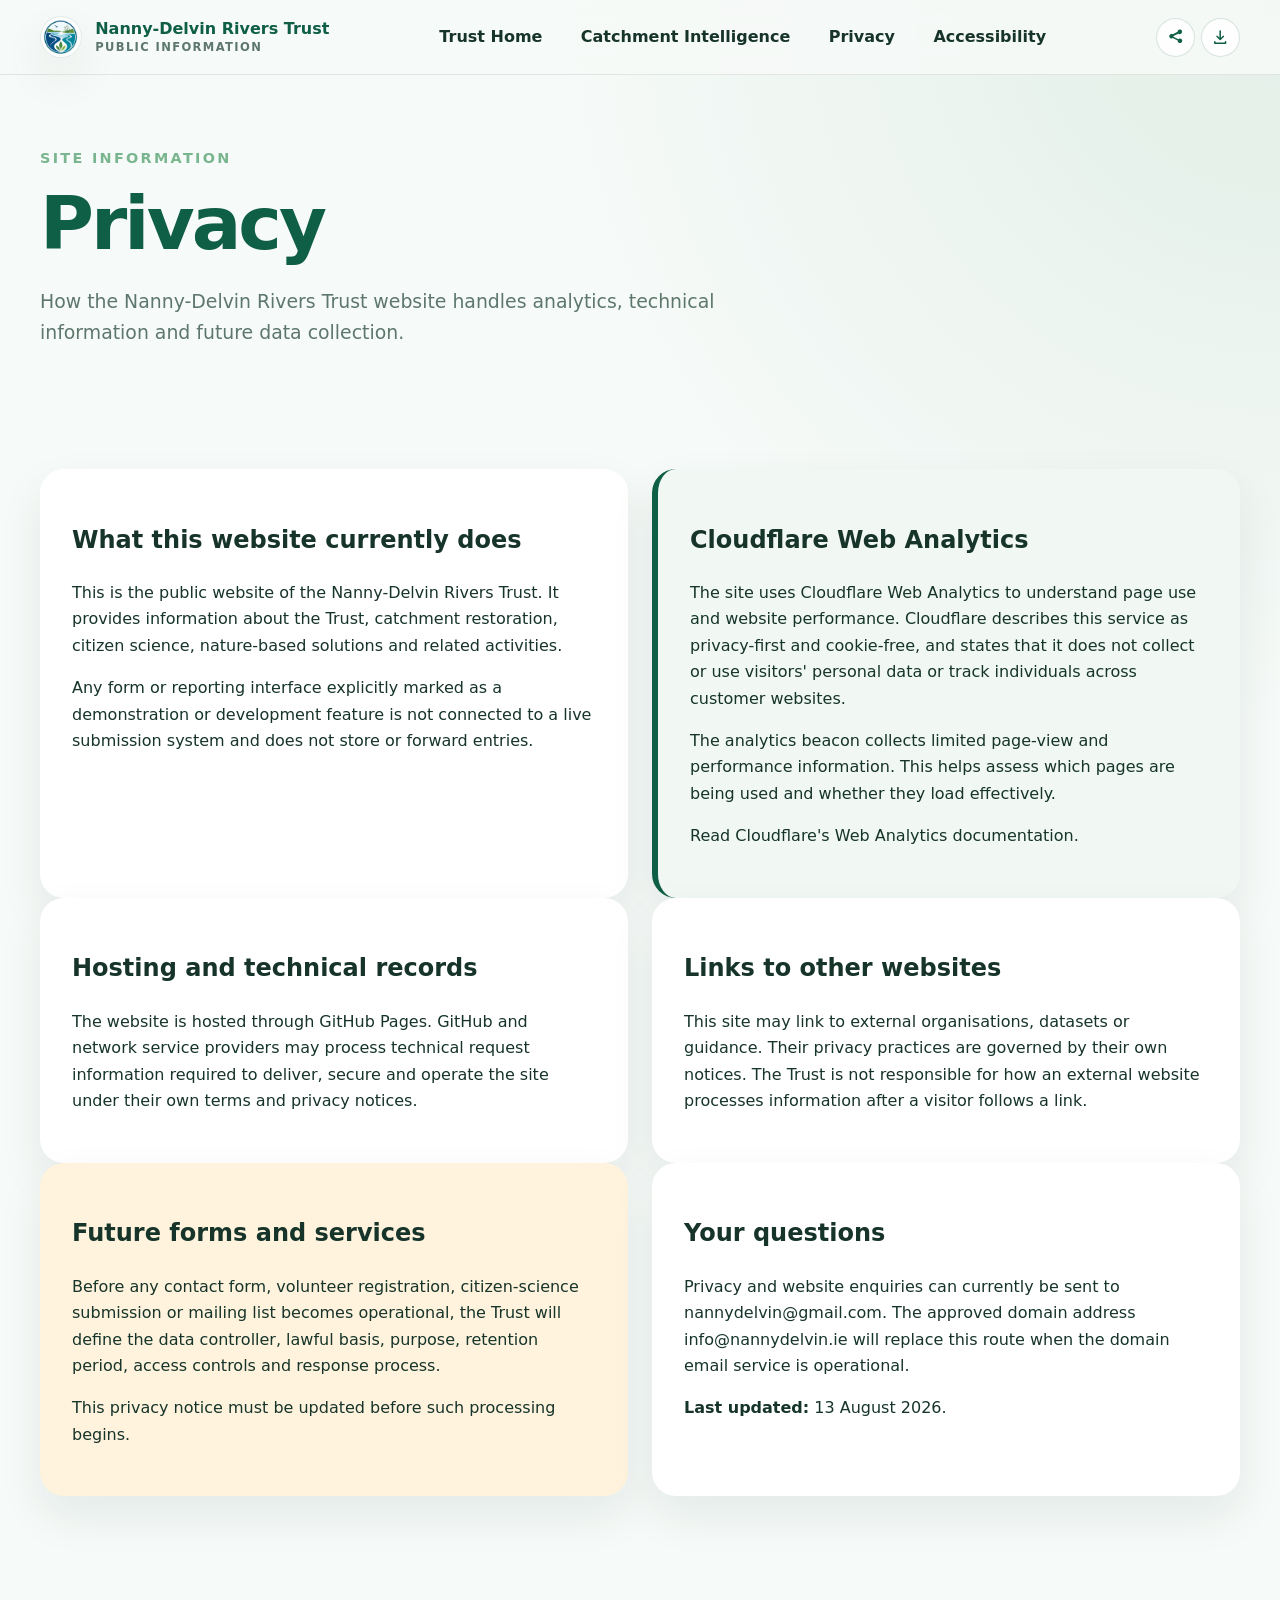
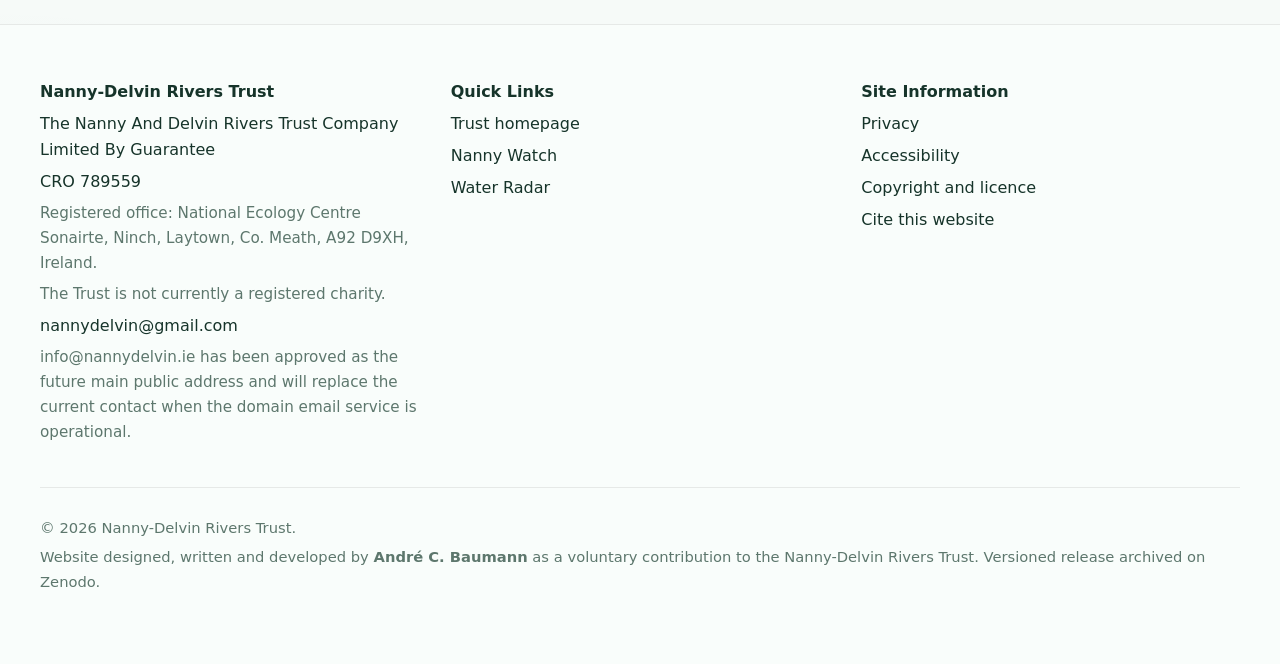
<file: privacy.html>
<!DOCTYPE html>
<html lang="en">
<head>
  <meta charset="UTF-8" />
  <meta name="viewport" content="width=device-width, initial-scale=1.0" />
  <link rel="canonical" href="https://nannydelvin.ie/privacy.html" />
  <title>Privacy | Nanny-Delvin Rivers Trust</title>
  <meta name="description" content="How the Nanny-Delvin Rivers Trust website handles analytics, technical information and future data collection." />
  <link rel="stylesheet" href="assets/css/ndrt.css" />

<!-- NDRT FEATURES START -->
  <meta name="theme-color" content="#0F5E46" />
  <meta name="apple-mobile-web-app-capable" content="yes" />
  <meta name="apple-mobile-web-app-status-bar-style" content="default" />
  <meta name="apple-mobile-web-app-title" content="Nanny-Delvin" />
  <link rel="manifest" href="manifest.webmanifest" />
  <link
    rel="icon"
    type="image/png"
    sizes="32x32"
    href="assets/icons/favicon-32.png"
  />
  <link
    rel="apple-touch-icon"
    href="assets/icons/apple-touch-icon.png"
  />
  <link
    rel="stylesheet"
    href="assets/css/site-tools.css"
  />
  <script
    defer
    src="assets/js/site-tools.js"
  ></script>
<!-- NDRT FEATURES END -->
</head>
<body>
  <header class="site-header">
    <div class="shell nav-shell">
      <a href="index.html" class="logo" aria-label="Nanny-Delvin Rivers Trust homepage">
        <span class="logo-mark">ND</span>
        <span class="logo-text">
          Nanny-Delvin Rivers Trust
          <small>PUBLIC INFORMATION</small>
        </span>
      </a>

      <nav class="nav-links" aria-label="Site information navigation">
        <a href="index.html">Trust Home</a>
        <a href="citizen-science.html">Catchment Intelligence</a>
        <a href="privacy.html">Privacy</a>
        <a href="accessibility.html">Accessibility</a>
      </nav>
    </div>
  </header>

  <main>
    <section class="hero shell hero-compact">
      <div class="hero-grid hero-grid-single">
        <div>
          <div class="eyebrow">Site Information</div>
          <h1 class="hero-title">Privacy</h1>
          <p class="lead">How the Nanny-Delvin Rivers Trust website handles analytics, technical information and future data collection.</p>
        </div>
      </div>
    </section>

    <section class="shell">
      <div class="grid grid-2">
        <article class="card">
          <h2>What this website currently does</h2>
          <p>
            This is the public website of the Nanny-Delvin Rivers Trust. It provides information about the Trust,
            catchment restoration, citizen science, nature-based solutions and related activities.
          </p>
          <p>
            Any form or reporting interface explicitly marked as a demonstration or development
            feature is not connected to a live submission system and does not store or forward entries.
          </p>
        </article>

        <article class="card highlight-card">
          <h2>Cloudflare Web Analytics</h2>
          <p>
            The site uses Cloudflare Web Analytics to understand page use and website performance.
            Cloudflare describes this service as privacy-first and cookie-free, and states that it
            does not collect or use visitors' personal data or track individuals across customer websites.
          </p>
          <p>
            The analytics beacon collects limited page-view and performance information.
            This helps assess which pages are being used and whether they load effectively.
          </p>
          <p>
            <a href="https://developers.cloudflare.com/web-analytics/about/"
               rel="external noopener noreferrer">Read Cloudflare's Web Analytics documentation</a>.
          </p>
        </article>
      </div>

      <div class="grid grid-2">
        <article class="card">
          <h2>Hosting and technical records</h2>
          <p>
            The website is hosted through GitHub Pages. GitHub and network service providers may
            process technical request information required to deliver, secure and operate the site
            under their own terms and privacy notices.
          </p>
        </article>

        <article class="card">
          <h2>Links to other websites</h2>
          <p>
            This site may link to external organisations, datasets or guidance. Their privacy
            practices are governed by their own notices. The Trust is not responsible for how an
            external website processes information after a visitor follows a link.
          </p>
        </article>
      </div>

      <div class="grid grid-2">
        <article class="card warning-card">
          <h2>Future forms and services</h2>
          <p>
            Before any contact form, volunteer registration, citizen-science submission or mailing
            list becomes operational, the Trust will define the data controller, lawful basis,
            purpose, retention period, access controls and response process.
          </p>
          <p>
            This privacy notice must be updated before such processing begins.
          </p>
        </article>

        <article class="card">
          <h2>Your questions</h2>
          <p>
            Privacy and website enquiries can currently be sent to
            <a href="mailto:nannydelvin@gmail.com">nannydelvin@gmail.com</a>. The approved domain address
            info@nannydelvin.ie will replace this route when the domain email service is operational.
          </p>
          <p><strong>Last updated:</strong> 13 August 2026.</p>
        </article>
      </div>
    </section>

  </main>

  <footer id="contact" class="site-footer">
  <!-- NDRT STANDARD FOOTER START -->
  <div class="shell footer-grid">
    <div>
      <p><strong>Nanny-Delvin Rivers Trust</strong></p>
      <p>The Nanny And Delvin Rivers Trust Company Limited By Guarantee</p>
      <p>CRO 789559</p>
      <p class="footer-note">
        Registered office: National Ecology Centre Sonairte, Ninch, Laytown, Co. Meath, A92 D9XH, Ireland.
      </p>
      <p class="footer-note">
        The Trust is not currently a registered charity.
      </p>
      <p>
        <a href="mailto:nannydelvin@gmail.com">nannydelvin@gmail.com</a>
      </p>
      <p class="footer-note">
        info@nannydelvin.ie has been approved as the future main public address and
        will replace the current contact when the domain email service is operational.
      </p>
    </div>

    <div>
      <p><strong>Quick Links</strong></p>
      <p><a href="index.html">Trust homepage</a></p>
      <p><a href="citizen-science.html">Nanny Watch</a></p>
      <p><a href="news/">Water Radar</a></p>
    </div>

    <div>
      <p><strong>Site Information</strong></p>
      <p><a href="privacy.html">Privacy</a></p>
      <p><a href="accessibility.html">Accessibility</a></p>
      <p><a href="LICENSE">Copyright and licence</a></p>
      <p>
        <a href="https://doi.org/10.5281/zenodo.21777313"
           target="_blank"
           rel="noopener noreferrer">Cite this website</a>
      </p>
    </div>

    <div class="footer-meta">
      <p>© 2026 Nanny-Delvin Rivers Trust.</p>
      <p>
        Website designed, written and developed by
        <strong>André C. Baumann</strong> as a voluntary contribution to the
        Nanny-Delvin Rivers Trust.
        <a href="https://doi.org/10.5281/zenodo.21777313"
           target="_blank"
           rel="noopener noreferrer">Versioned release archived on Zenodo</a>.
      </p>
    </div>
  </div>
  <!-- NDRT STANDARD FOOTER END -->
</footer>

  <!-- Cloudflare Web Analytics -->
  <script defer src="https://static.cloudflareinsights.com/beacon.min.js"
    data-cf-beacon='{"token": "ba3bb7ae04424113b5e7cebe70bd86d4"}'></script>
  <!-- End Cloudflare Web Analytics -->
</body>
</html>
</file>
<file: assets/css/ndrt.css>
:root {
  --bg: #f6faf8;
  --surface: #ffffff;
  --surface-soft: #f1f8f4;
  --text: #16342a;
  --muted: #5d776d;
  --brand: #0f5e46;
  --brand-2: #79b58e;
  --brand-3: #dcefe2;
  --accent: #dff4e6;
  --warning: #fff3dd;
  --risk: #f6dede;
  --border: rgba(0, 0, 0, 0.08);
  --shadow: 0 20px 45px rgba(16, 48, 38, 0.08);
  --radius: 24px;
  --radius-small: 14px;
  --max: 1200px;
  --transition: 0.25s ease;
}

* {
  box-sizing: border-box;
}

html {
  scroll-behavior: smooth;
}

body {
  margin: 0;
  font-family: Inter, system-ui, -apple-system, BlinkMacSystemFont, "Segoe UI", sans-serif;
  color: var(--text);
  line-height: 1.65;
  background:
    radial-gradient(circle at top right, rgba(121, 181, 142, 0.16), transparent 28%),
    radial-gradient(circle at left bottom, rgba(15, 94, 70, 0.05), transparent 26%),
    var(--bg);
}

img {
  display: block;
  max-width: 100%;
  border-radius: var(--radius);
}

 a {
  color: inherit;
  text-decoration: none;
}

.shell {
  width: min(calc(100% - 3rem), var(--max));
  margin: 0 auto;
}

.site-header {
  position: sticky;
  top: 0;
  z-index: 100;
  background: rgba(246, 250, 248, 0.88);
  backdrop-filter: blur(12px);
  border-bottom: 1px solid var(--border);
}

.nav-shell {
  display: flex;
  justify-content: space-between;
  align-items: center;
  gap: 1rem;
  padding: 1rem 0;
  flex-wrap: wrap;
}

.logo {
  display: inline-flex;
  align-items: center;
  gap: 0.85rem;
  color: var(--brand);
  font-weight: 800;
}

.logo-mark {
  width: 2.6rem;
  height: 2.6rem;
  display: inline-grid;
  place-items: center;
  border-radius: 999px;
  background: linear-gradient(135deg, var(--brand) 0%, #167456 100%);
  color: #ffffff;
  box-shadow: var(--shadow);
}

.logo-text {
  display: flex;
  flex-direction: column;
  line-height: 1.1;
}

.logo-text small {
  margin-top: 0.2rem;
  color: var(--muted);
  letter-spacing: 0.12em;
  font-size: 0.72rem;
}

.nav-links {
  display: flex;
  gap: 0.8rem;
  flex-wrap: wrap;
  align-items: center;
}

.nav-links a {
  font-weight: 700;
  color: var(--text);
  padding: 0.5rem 0.8rem;
  border-radius: 999px;
  transition: background var(--transition), color var(--transition), transform var(--transition);
}

.nav-links a:hover {
  background: rgba(15, 94, 70, 0.08);
  color: var(--brand);
}

.cta-nav {
  background: var(--brand);
  color: #ffffff !important;
}

.cta-nav:hover {
  background: #167456;
  color: #ffffff !important;
}

main {
  padding-bottom: 3rem;
}

section {
  padding: 5rem 0;
}

.hero {
  padding-top: 4.5rem;
}

.hero-compact {
  padding-bottom: 2.5rem;
}

.hero-grid {
  display: grid;
  grid-template-columns: 1.2fr 0.8fr;
  gap: 2.5rem;
  align-items: center;
}

.hero-grid-single {
  grid-template-columns: 1fr;
}

.hero-title {
  margin: 0;
  font-size: clamp(2.7rem, 6vw, 4.6rem);
  line-height: 1;
  letter-spacing: -0.04em;
  color: var(--brand);
}

.eyebrow {
  font-weight: 800;
  color: var(--brand-2);
  text-transform: uppercase;
  letter-spacing: 0.16em;
  margin-bottom: 1rem;
  font-size: 0.9rem;
}

.lead {
  font-size: 1.18rem;
  color: var(--muted);
  max-width: 60ch;
  margin: 1.6rem 0 0;
}

.section-lead {
  margin-left: auto;
  margin-right: auto;
}

.hero-actions,
.inline-actions,
.tag-row {
  display: flex;
  gap: 0.85rem;
  flex-wrap: wrap;
}

.hero-actions {
  margin-top: 1.8rem;
}

.button,
.button-secondary {
  display: inline-flex;
  align-items: center;
  justify-content: center;
  border: none;
  border-radius: 999px;
  padding: 0.9rem 1.45rem;
  font-weight: 700;
  cursor: pointer;
  transition: transform var(--transition), box-shadow var(--transition), background var(--transition);
}

.button {
  background: var(--brand);
  color: #ffffff;
}

.button:hover {
  transform: translateY(-2px);
  box-shadow: 0 12px 22px rgba(15, 94, 70, 0.18);
}

.button-secondary {
  background: var(--accent);
  color: var(--brand);
}

.button-secondary:hover {
  transform: translateY(-2px);
  box-shadow: 0 12px 22px rgba(15, 94, 70, 0.10);
}

.button-link {
  color: var(--brand);
  font-weight: 800;
}

.button-link:hover {
  text-decoration: underline;
}

.feature-img {
  width: 100%;
  object-fit: cover;
  box-shadow: var(--shadow);
}

.hero-image {
  width: 100%;
  max-width: 460px;
  height: clamp(260px, 34vw, 380px);
  margin-left: auto;
}

.story-image {
  width: min(100%, 880px);
  height: clamp(220px, 32vw, 340px);
  margin: 0 auto 2rem;
}

.stats {
  display: grid;
  grid-template-columns: repeat(4, 1fr);
  gap: 1rem;
  margin-top: 2rem;
}

.stat-card {
  background: var(--surface);
  border-radius: 20px;
  padding: 1.35rem;
  box-shadow: var(--shadow);
  text-align: center;
}

.stat-card strong {
  display: block;
  font-size: 1.6rem;
  color: var(--brand);
}

.stat-card span {
  display: block;
  margin-top: 0.25rem;
  color: var(--muted);
  font-size: 0.85rem;
  text-transform: uppercase;
  font-weight: 700;
}

.stat-card-risk {
  border-bottom: 4px solid #d4a44f;
}

.section-heading {
  text-align: center;
  margin-bottom: 3rem;
}

.section-heading h2 {
  margin: 0 0 1rem;
  font-size: clamp(2rem, 4vw, 3rem);
  color: var(--brand);
  line-height: 1.08;
}

.grid {
  display: grid;
  gap: 1.5rem;
}

.grid-2 {
  grid-template-columns: repeat(2, minmax(0, 1fr));
}

.grid-3 {
  grid-template-columns: repeat(3, minmax(0, 1fr));
}

.grid-4 {
  grid-template-columns: repeat(4, minmax(0, 1fr));
}

.card,
.audit-box,
.timeline-step,
.philosophy {
  background: var(--surface);
  border-radius: var(--radius);
  box-shadow: var(--shadow);
}

.card {
  padding: 2rem;
  height: 100%;
}

.card h3,
.timeline-step h3 {
  margin-top: 0;
  margin-bottom: 0.85rem;
  color: var(--brand);
  line-height: 1.18;
}

.card ul {
  padding-left: 1.15rem;
  margin: 0;
}

.card li + li {
  margin-top: 0.55rem;
}

.highlight-card {
  background: var(--surface-soft);
  border-left: 6px solid var(--brand);
}

.warning-card {
  background: var(--warning);
}

.risk-card {
  background: var(--risk);
}

.action-card p {
  margin-bottom: 1rem;
}

.tag {
  display: inline-block;
  padding: 0.45rem 0.8rem;
  border-radius: 999px;
  background: rgba(15, 94, 70, 0.08);
  color: var(--brand);
  font-weight: 700;
  font-size: 0.9rem;
}

.philosophy {
  padding: 3rem 2rem;
  text-align: center;
  background: linear-gradient(135deg, #0f5e46 0%, #2b8569 100%);
  color: #ffffff;
  margin-bottom: 2rem;
}

.philosophy h2 {
  color: #ffffff;
  margin: 0 0 1rem;
}

.philosophy p {
  margin: 0 auto;
  max-width: 720px;
  opacity: 0.96;
  font-size: 1.1rem;
}

.timeline {
  display: grid;
  gap: 1rem;
  margin-top: 1.5rem;
}

.timeline-step {
  display: grid;
  grid-template-columns: 72px 1fr;
  gap: 1rem;
  align-items: start;
  padding: 1.4rem;
}

.timeline-step > strong {
  width: 72px;
  height: 72px;
  display: inline-grid;
  place-items: center;
  border-radius: 18px;
  background: var(--accent);
  color: var(--brand);
  font-size: 1.1rem;
}

.timeline-step p {
  margin: 0;
  color: var(--muted);
}

.audit-box {
  padding: 2rem;
  background: var(--surface-soft);
}

.form-grid {
  display: grid;
  grid-template-columns: repeat(2, minmax(0, 1fr));
  gap: 1.25rem;
}

.form-field {
  display: flex;
  flex-direction: column;
}

.form-field-full {
  grid-column: 1 / -1;
}

.form-field label {
  font-weight: 700;
  margin-bottom: 0.5rem;
}

input,
select,
textarea {
  width: 100%;
  padding: 1rem;
  border-radius: 12px;
  border: 1px solid rgba(0, 0, 0, 0.12);
  font: inherit;
  background: #ffffff;
  color: var(--text);
}

input:focus,
select:focus,
textarea:focus,
.button:focus,
.button-secondary:focus,
.cta-nav:focus {
  outline: 3px solid rgba(121, 181, 142, 0.35);
  outline-offset: 2px;
}

.form-note,
.footer-note {
  color: var(--muted);
  font-size: 0.95rem;
}

.site-footer {
  padding: 3rem 0 4rem;
  background: #f9fdfb;
  border-top: 1px solid var(--border);
}

.footer-grid {
  display: grid;
  grid-template-columns: repeat(2, minmax(0, 1fr));
  gap: 2rem;
}

.site-footer p {
  margin: 0.35rem 0;
}

@media (max-width: 980px) {
  .hero-grid,
  .grid-4,
  .grid-3,
  .grid-2,
  .stats,
  .footer-grid,
  .form-grid {
    grid-template-columns: 1fr;
  }

  .hero-image,
  .story-image {
    max-width: 100%;
    height: 280px;
    min-height: 280px;
  }

  .timeline-step {
    grid-template-columns: 1fr;
  }

  .timeline-step > strong {
    width: 60px;
    height: 60px;
  }
}

@media (max-width: 640px) {
  .shell {
    width: min(calc(100% - 1.5rem), var(--max));
  }

  section {
    padding: 3.5rem 0;
  }

  .card,
  .audit-box,
  .philosophy {
    padding: 1.5rem;
  }

  .hero-title {
    font-size: 2.6rem;
  }
}
</file>
<file: assets/css/site-tools.css>
/* NDRT logo, sharing, install and footer additions */

.logo-mark.logo-mark-image {
  overflow: hidden;
  padding: 0.08rem;
  background: #ffffff;
  border: 1px solid rgba(15, 94, 70, 0.12);
}

.logo-avatar {
  width: 100%;
  height: 100%;
  object-fit: cover;
  border-radius: 999px;
}

.site-tools {
  display: inline-flex;
  align-items: center;
  gap: 0.35rem;
}

.site-tool-button {
  width: 2.45rem;
  height: 2.45rem;
  display: inline-grid;
  place-items: center;
  flex: 0 0 auto;
  border: 1px solid rgba(15, 94, 70, 0.16);
  border-radius: 999px;
  background: rgba(255, 255, 255, 0.82);
  color: var(--brand);
  cursor: pointer;
  transition:
    transform var(--transition),
    background var(--transition),
    border-color var(--transition);
}

.site-tool-button:hover {
  transform: translateY(-1px);
  background: var(--accent);
  border-color: rgba(15, 94, 70, 0.28);
}

.site-tool-button:focus-visible {
  outline: 3px solid rgba(121, 181, 142, 0.42);
  outline-offset: 2px;
}

.site-tool-button svg {
  width: 1.15rem;
  height: 1.15rem;
  fill: currentColor;
}

.site-tool-button[hidden] {
  display: none !important;
}

.site-toast {
  position: fixed;
  left: 50%;
  bottom: 1.25rem;
  z-index: 1000;
  max-width: min(90vw, 34rem);
  padding: 0.8rem 1rem;
  border-radius: 999px;
  background: #16342a;
  color: #ffffff;
  box-shadow: 0 16px 40px rgba(16, 48, 38, 0.22);
  opacity: 0;
  transform: translate(-50%, 1rem);
  pointer-events: none;
  transition: opacity 0.2s ease, transform 0.2s ease;
}

.site-toast.is-visible {
  opacity: 1;
  transform: translate(-50%, 0);
}

.site-dialog {
  width: min(calc(100% - 2rem), 30rem);
  padding: 0;
  border: 0;
  border-radius: 24px;
  color: var(--text);
  background: var(--surface);
  box-shadow: 0 28px 80px rgba(16, 48, 38, 0.28);
}

.site-dialog::backdrop {
  background: rgba(11, 35, 28, 0.48);
  backdrop-filter: blur(4px);
}

.site-dialog-inner {
  position: relative;
  padding: 2rem;
  text-align: center;
}

.site-dialog-inner h2 {
  margin: 0.9rem 0 0.7rem;
  color: var(--brand);
}

.site-dialog-logo {
  width: 72px;
  height: 72px;
  margin: 0 auto;
  border-radius: 999px;
}

.site-dialog-close {
  position: absolute;
  top: 0.65rem;
  right: 0.8rem;
  width: 2.2rem;
  height: 2.2rem;
  border: 0;
  border-radius: 999px;
  background: transparent;
  color: var(--muted);
  font-size: 1.8rem;
  line-height: 1;
  cursor: pointer;
}

.site-dialog-done {
  margin-top: 0.65rem;
}

.site-footer .footer-grid {
  grid-template-columns: repeat(3, minmax(0, 1fr));
}

.footer-meta {
  grid-column: 1 / -1;
  padding-top: 1.4rem;
  margin-top: 0.25rem;
  border-top: 1px solid var(--border);
  color: var(--muted);
  font-size: 0.92rem;
}

.footer-meta p {
  margin: 0.35rem 0;
}

.site-footer a:hover,
.site-footer a:focus-visible {
  color: var(--brand);
  text-decoration: underline;
}

@media (max-width: 760px) {
  .site-footer .footer-grid {
    grid-template-columns: 1fr;
  }

  .footer-meta {
    grid-column: 1;
  }
}

@media (prefers-reduced-motion: reduce) {
  .site-tool-button,
  .site-toast {
    transition: none;
  }
}



/* NDRT MOBILE MENU HEADER START */
.site-footer .footer-grid {
  display: grid;
}

.site-menu-button {
  display: none;
}

@media (max-width: 640px) {
  .nav-shell,
  .nav-wrap {
    position: relative;
    display: grid;
    grid-template-columns: minmax(0, 1fr) auto;
    align-items: center;
    gap: 0.35rem;
    padding: 0.45rem 0;
    flex-wrap: nowrap;
  }

  .logo {
    min-width: 0;
    gap: 0.5rem;
  }

  .logo-mark {
    width: 2rem;
    height: 2rem;
    flex: 0 0 auto;
  }

  .logo-text {
    min-width: 0;
    font-size: 0.9rem;
    line-height: 1.02;
  }

  .logo-text small {
    margin-top: 0.1rem;
    font-size: 0.54rem;
    letter-spacing: 0.09em;
  }

  .brand-block {
    min-width: 0;
    overflow: hidden;
    white-space: nowrap;
    text-overflow: ellipsis;
  }

  .site-tools {
    position: static;
    grid-column: 2;
    grid-row: 1;
    margin: 0;
    gap: 0.18rem;
  }

  .site-tool-button {
    width: 2rem;
    height: 2rem;
  }

  .site-tool-button svg {
    width: 0.98rem;
    height: 0.98rem;
  }

  .site-menu-button {
    display: inline-grid;
  }

  .nav-links,
  .page-nav {
    grid-column: 1 / -1;
    width: 100%;
    display: none;
    flex-direction: column;
    align-items: stretch;
    gap: 0.12rem;
    margin: 0;
    padding: 0.35rem 0 0.1rem;
    border-top: 1px solid var(--border, rgba(0, 0, 0, 0.08));
  }

  .nav-links.is-open,
  .page-nav.is-open {
    display: flex;
  }

  .nav-links a,
  .page-nav a {
    width: 100%;
    padding: 0.55rem 0.65rem;
    border-radius: 0.75rem;
    font-size: 0.9rem;
    white-space: normal;
  }
}
/* NDRT MOBILE MENU HEADER END */

/* NDRT MOBILE HERO SPACING START */
@media (max-width: 640px) {
  .hero {
    padding-top: 1.4rem;
  }
}
/* NDRT MOBILE HERO SPACING END */

/* NDRT COMPACT MOBILE STATS START */
@media (max-width: 640px) {
  .stats {
    grid-template-columns: repeat(2, minmax(0, 1fr));
    gap: 0.65rem;
    margin-top: 1.1rem;
  }

  .stat-card {
    min-height: 0;
    padding: 0.8rem 0.55rem;
    border-radius: 14px;
  }

  .stat-card strong {
    font-size: 1.35rem;
    line-height: 1;
  }

  .stat-card span {
    margin-top: 0.2rem;
    font-size: 0.68rem;
    line-height: 1.2;
    letter-spacing: 0.02em;
  }

  .stat-card-risk {
    border-bottom-width: 3px;
  }
}
/* NDRT COMPACT MOBILE STATS END */
</file>
<file: news/css/news.css>
:root {
  --bg: #f4f8ef;
  --surface: rgba(255, 255, 255, 0.88);
  --surface-strong: #ffffff;
  --ink: #102b19;
  --muted: rgba(16, 43, 25, 0.72);
  --line: rgba(22, 53, 31, 0.14);
  --accent: #0e7490;
  --accent-dark: #0b3d4a;
  --soft: rgba(47, 111, 62, 0.08);
  --warn: #9a6518;
  --radius: 1.25rem;
  --shadow: 0 18px 48px rgba(22, 53, 31, 0.10);
  --shadow-soft: 0 12px 34px rgba(22, 53, 31, 0.07);
}

* {
  box-sizing: border-box;
}

html {
  scroll-behavior: smooth;
}

body {
  margin: 0;
  font-family: Inter, system-ui, -apple-system, BlinkMacSystemFont, "Segoe UI", sans-serif;
  color: var(--ink);
  background:
    radial-gradient(circle at top left, rgba(47, 111, 62, 0.11), transparent 34rem),
    linear-gradient(180deg, #f9fcf6 0%, var(--bg) 52%, #eef5e9 100%);
}

a {
  color: inherit;
}

.skip-link {
  position: absolute;
  left: -999px;
  top: 1rem;
  background: var(--accent-dark);
  color: #fff;
  padding: 0.7rem 1rem;
  border-radius: 0.8rem;
  z-index: 20;
}

.skip-link:focus {
  left: 1rem;
}

.shell {
  width: min(1180px, calc(100vw - 32px));
  margin: 0 auto;
}

.site-header {
  position: sticky;
  top: 0;
  z-index: 10;
  background: rgba(249, 252, 246, 0.92);
  backdrop-filter: blur(14px);
  border-bottom: 1px solid var(--line);
}

.nav-wrap {
  min-height: 58px;
  display: flex;
  align-items: center;
  justify-content: space-between;
  gap: 1rem;
}

.brand-block,
.page-nav {
  display: flex;
  align-items: center;
  gap: 0.85rem;
  flex-wrap: wrap;
}

.site-brand,
.site-home,
.page-nav a {
  color: var(--accent);
  font-size: 0.92rem;
  font-weight: 800;
  text-decoration: none;
}

.divider-dot {
  color: var(--muted);
}

.hero {
  display: grid;
  grid-template-columns: minmax(0, 1fr) 310px;
  gap: 1.5rem;
  align-items: end;
  padding: 4.4rem 0 2rem;
}

.eyebrow,
.mini-label {
  margin: 0 0 0.65rem;
  color: var(--accent);
  font-size: 0.74rem;
  font-weight: 900;
  letter-spacing: 0.18em;
  text-transform: uppercase;
}

h1,
h2,
h3 {
  letter-spacing: -0.055em;
}

h1 {
  margin: 0;
  max-width: 880px;
  font-size: clamp(3.2rem, 8vw, 7.4rem);
  line-height: 0.88;
}

h2 {
  margin: 0;
  font-size: clamp(2rem, 4vw, 3.6rem);
  line-height: 0.95;
}

h3 {
  margin: 0 0 0.5rem;
  font-size: 1.2rem;
}

.hero-lead,
.section-heading p {
  max-width: 780px;
  color: var(--muted);
  line-height: 1.6;
  font-size: 1.05rem;
}

.hero-card {
  border: 1px solid var(--line);
  border-radius: var(--radius);
  background: var(--surface);
  box-shadow: var(--shadow-soft);
  padding: 1.15rem;
}

.hero-card strong {
  display: block;
  font-size: 1.2rem;
}

.hero-card p:last-child {
  margin-bottom: 0;
  color: var(--muted);
}

.controls {
  display: grid;
  grid-template-columns: minmax(240px, 1fr) 210px 210px;
  gap: 0.85rem;
  margin: 1rem auto 2.3rem;
}

input,
select {
  width: 100%;
  min-height: 48px;
  border: 1px solid var(--line);
  border-radius: 999px;
  background: rgba(255, 255, 255, 0.9);
  color: var(--ink);
  padding: 0 1rem;
  font: inherit;
  font-weight: 700;
}

.section {
  padding: 2.5rem 0;
}

.section-heading {
  margin-bottom: 1.2rem;
}

.summary-row {
  display: flex;
  flex-wrap: wrap;
  gap: 0.75rem;
  margin-bottom: 1.2rem;
}

.summary-pill {
  border: 1px solid var(--line);
  border-radius: 999px;
  background: var(--surface);
  padding: 0.55rem 0.8rem;
  color: var(--muted);
  font-weight: 800;
  font-size: 0.9rem;
}

.news-list {
  display: grid;
  gap: 2.2rem;
}

.news-card {
  display: grid;
  grid-template-columns: minmax(0, 1fr) 150px;
  gap: 1rem;
  padding: 1rem 1.05rem;
  border: 1px solid rgba(22, 53, 31, 0.10);
  border-radius: 1rem;
  background: rgba(255, 255, 255, 0.76);
  box-shadow: none;
}

.news-card h3 {
  font-size: clamp(1.12rem, 1.65vw, 1.65rem);
  line-height: 1.12;
}

.news-card h3 a {
  text-decoration: none;
}

.news-card h3 a:hover {
  color: var(--accent);
}

.news-meta,
.news-tags {
  display: flex;
  gap: 0.5rem;
  flex-wrap: wrap;
  margin: 0.75rem 0;
}

.chip {
  display: inline-flex;
  align-items: center;
  border-radius: 999px;
  padding: 0.35rem 0.55rem;
  background: var(--soft);
  color: var(--accent);
  font-weight: 800;
  font-size: 0.82rem;
}

.chip.warn {
  color: var(--warn);
  background: rgba(154, 101, 24, 0.10);
}

.news-summary {
  color: var(--muted);
  line-height: 1.56;
}

.news-side {
  display: grid;
  align-content: start;
  gap: 0.7rem;
}

.score-box {
  border-radius: 0.9rem;
  background: rgba(47, 111, 62, 0.07);
  padding: 0.7rem;
}

.score-box span {
  display: block;
  color: var(--muted);
  font-weight: 800;
  font-size: 0.82rem;
}

.score-box strong {
  display: block;
  font-size: 1.55rem;
  line-height: 1;
}

.open-link,
.archive-link {
  display: inline-flex;
  justify-content: center;
  align-items: center;
  min-height: 42px;
  border-radius: 999px;
  padding: 0.65rem 0.9rem;
  background: var(--accent);
  color: white;
  text-decoration: none;
  font-weight: 900;
}

.archive-list {
  display: grid;
  gap: 0.75rem;
}

.archive-item {
  display: grid;
  grid-template-columns: 1fr auto;
  gap: 1rem;
  align-items: center;
  border: 1px solid var(--line);
  border-radius: 1rem;
  background: var(--surface);
  padding: 0.95rem 1rem;
}

.archive-item p {
  margin: 0.25rem 0 0;
  color: var(--muted);
}

.empty {
  border: 1px solid var(--line);
  border-radius: var(--radius);
  background: var(--surface);
  padding: 1.1rem;
  color: var(--muted);
}

.site-footer {
  border-top: 1px solid var(--line);
  padding: 2rem 0;
  margin-top: 2rem;
}

.footer-grid {
  display: flex;
  justify-content: space-between;
  gap: 1rem;
  flex-wrap: wrap;
}

.footer-title {
  margin: 0 0 0.35rem;
  font-weight: 900;
}

.footer-text {
  margin: 0;
  color: var(--muted);
}

.footer-links {
  display: flex;
  gap: 1rem;
  flex-wrap: wrap;
}

.footer-links a {
  color: var(--accent);
  font-weight: 800;
  text-decoration: none;
}

@media (max-width: 860px) {
  .hero,
  .controls,
  .news-card,
  .archive-item {
    grid-template-columns: 1fr;
  }

  h1 {
    font-size: clamp(2.9rem, 18vw, 5rem);
  }
}


/* Five-lane Nanny-Delvin News editorial layout */
.news-section-group {
  position: relative;
  display: grid;
  gap: 0.85rem;
  margin: 2rem 0 2.8rem;
  padding: 0;
}

.news-section-group::before {
  content: "";
  position: absolute;
  left: -1.25rem;
  top: 0;
  bottom: 0;
  width: 9px;
  border-radius: 999px;
  background: linear-gradient(180deg, rgba(47, 111, 62, 0.88), rgba(47, 111, 62, 0.12));
}

.news-section-heading {
  display: grid;
  grid-template-columns: minmax(0, 1fr) auto;
  gap: 1rem;
  align-items: end;
  padding: 1.35rem 1.45rem;
  border: 1px solid rgba(22, 53, 31, 0.16);
  border-radius: 1.35rem;
  background:
    linear-gradient(135deg, rgba(255,255,255,0.96), rgba(225, 240, 220, 0.74)),
    radial-gradient(circle at top right, rgba(47, 111, 62, 0.10), transparent 16rem);
  box-shadow: 0 18px 42px rgba(22, 53, 31, 0.09);
}

.news-section-heading .eyebrow {
  margin-bottom: 0.35rem;
}

.news-section-heading h3 {
  margin: 0;
  font-size: clamp(1.85rem, 3.4vw, 3.35rem);
  line-height: 0.94;
  letter-spacing: -0.065em;
}

.news-section-heading p {
  margin: 0.75rem 0 0;
  max-width: 820px;
  color: var(--muted);
  line-height: 1.52;
  font-size: 1rem;
}

.section-count {
  display: inline-flex;
  justify-content: center;
  align-items: center;
  min-height: 2.35rem;
  border-radius: 999px;
  padding: 0.45rem 0.8rem;
  background: var(--accent);
  color: white;
  font-weight: 900;
  white-space: nowrap;
}

.news-section-group .news-card {
  margin-left: 0;
}

.news-section-group .news-card + .news-card {
  margin-top: 0.2rem;
}

.news-summary {
  margin-bottom: 0.65rem;
}

.news-meta {
  margin: 0.65rem 0 0.75rem;
}

.news-tags {
  margin: 0.75rem 0 0;
}

.chip {
  padding: 0.32rem 0.52rem;
  font-size: 0.78rem;
}

.open-link {
  min-height: 38px;
  padding: 0.55rem 0.8rem;
  font-size: 0.9rem;
}

@media (max-width: 900px) {
  .news-section-group::before {
    left: -0.9rem;
  }

  .news-section-heading,
  .news-card {
    grid-template-columns: 1fr;
  }

  .news-side {
    grid-template-columns: 1fr auto;
    align-items: center;
  }
}

@media (max-width: 760px) {
  .news-section-heading {
    grid-template-columns: 1fr;
    align-items: start;
  }

  .section-count {
    justify-self: start;
  }

  .news-side {
    grid-template-columns: 1fr;
  }
}
/* Passive lane-count stripe with in-page lane jumps */
.result-stripe {
  display: flex;
  flex-wrap: wrap;
  align-items: center;
  gap: 0.45rem 0.75rem;
  width: 100%;
  padding: 0.85rem 1rem;
  border: 1px solid rgba(15, 77, 65, 0.14);
  border-radius: 1rem;
  background: rgba(255, 255, 255, 0.58);
  color: rgba(20, 42, 31, 0.72);
  font-weight: 650;
}

.result-stripe > * {
  display: inline-flex;
  align-items: center;
  gap: 0.25rem;
}

.result-stripe > *:not(:last-child)::after {
  content: "|";
  margin-left: 0.75rem;
  color: rgba(20, 42, 31, 0.28);
  font-weight: 500;
}

.result-stripe strong {
  color: #0c321b;
  font-weight: 900;
}

.result-stripe-label {
  color: #0c321b;
  font-weight: 900;
  letter-spacing: 0.04em;
  text-transform: uppercase;
  font-size: 0.78rem;
}

.result-lane-link {
  appearance: none;
  border: 0;
  background: transparent;
  color: inherit;
  padding: 0;
  margin: 0;
  font: inherit;
  cursor: pointer;
}

.lane-number {
  color: #0b5b6f;
  font-weight: 900;
}

.lane-name {
  color: #0c321b;
  font-weight: 760;
}

.lane-count {
  color: rgba(20, 42, 31, 0.58);
  font-weight: 700;
}

.result-lane-link:hover,
.result-lane-link:focus {
  color: #0b5b6f;
  text-decoration: underline;
  text-underline-offset: 0.18em;
  outline: none;
}

.result-lane-link:disabled {
  cursor: default;
  opacity: 0.55;
  text-decoration: none;
}

.lane-focus-pulse {
  animation: lanePulse 0.9s ease-out;
}

@keyframes lanePulse {
  0% {
    box-shadow: 0 0 0 0 rgba(14, 116, 144, 0.28);
  }
  100% {
    box-shadow: 0 0 0 18px rgba(14, 116, 144, 0);
  }
}

@media (max-width: 700px) {
  .result-stripe {
    align-items: flex-start;
    gap: 0.35rem 0.55rem;
    font-size: 0.9rem;
  }

  .result-stripe > *:not(:last-child)::after {
    margin-left: 0.55rem;
  }
}

/* Practical Trust intelligence layer */
.watch-panel {
  margin-top: 1.5rem;
  margin-bottom: 1.5rem;
  padding: 1.35rem 1.45rem;
  border: 1px solid rgba(15, 77, 65, 0.14);
  border-radius: 1.25rem;
  background: rgba(255, 255, 255, 0.62);
}

.watch-panel h2 {
  margin: 0.15rem 0 0.45rem;
  font-size: clamp(1.25rem, 2vw, 1.8rem);
}

.watch-panel p:last-child {
  margin-bottom: 0;
}

.practical-shortlist {
  margin: 1.2rem 0 1.1rem;
}

.shortlist-card {
  padding: 1.1rem 1.2rem;
  border: 1px solid rgba(14, 116, 144, 0.18);
  border-radius: 1.2rem;
  background: linear-gradient(135deg, rgba(255,255,255,0.82), rgba(229,247,250,0.62));
  box-shadow: 0 18px 46px rgba(14, 116, 144, 0.08);
}

.shortlist-heading h3 {
  margin: 0.15rem 0 0.75rem;
  font-size: clamp(1.15rem, 2vw, 1.55rem);
}

.shortlist-list {
  display: grid;
  gap: 0.75rem;
  margin: 0;
  padding-left: 1.25rem;
}

.shortlist-list li::marker {
  font-weight: 900;
  color: #0b5b6f;
}

.shortlist-lane-label {
  color: #0b5b6f;
  font-size: 1rem;
  font-weight: 900;
  letter-spacing: 0;
  text-transform: none;
}

.shortlist-list a {
  color: #0c321b;
  font-size: 1rem;
  font-weight: 850;
  text-decoration: none;
}

.shortlist-list a:hover {
  text-decoration: underline;
  text-underline-offset: 0.18em;
}

.shortlist-list p {
  margin: 0.2rem 0 0;
  color: rgba(20, 42, 31, 0.72);
  line-height: 1.45;
}

.action-relevance,
.grant-fit {
  display: grid;
  gap: 0.25rem;
  margin: 0.9rem 0;
  padding: 0.85rem 0.95rem;
  border-left: 4px solid #0e7490;
  border-radius: 0.85rem;
  background: rgba(14, 116, 144, 0.08);
  color: rgba(20, 42, 31, 0.78);
}

.action-relevance strong,
.grant-fit strong {
  color: #0c321b;
  font-weight: 900;
}

.grant-fit em {
  font-style: normal;
  color: rgba(20, 42, 31, 0.68);
}

.pressure-row {
  display: flex;
  flex-wrap: wrap;
  gap: 0.4rem;
  margin: 0.75rem 0;
}

.pressure-chip {
  display: inline-flex;
  align-items: center;
  border-radius: 999px;
  padding: 0.28rem 0.58rem;
  background: rgba(12, 50, 27, 0.08);
  color: #0c321b;
  font-size: 0.78rem;
  font-weight: 750;
}

@media (max-width: 700px) {
  .watch-panel {
    padding: 1rem;
  }

  .shortlist-card {
    padding: 1rem;
  }

  .action-relevance,
  .grant-fit {
    padding: 0.8rem;
  }
}

/* Operational radar layer: digest + source health */
.ops-panel {
  display: grid;
  grid-template-columns: minmax(0, 1.3fr) minmax(280px, 0.7fr);
  gap: 1rem;
  margin-top: 1.25rem;
  margin-bottom: 1.25rem;
}

.ops-card {
  padding: 1.1rem 1.2rem;
  border: 1px solid rgba(14, 116, 144, 0.16);
  border-radius: 1.2rem;
  background: rgba(255, 255, 255, 0.68);
  box-shadow: 0 16px 42px rgba(14, 116, 144, 0.07);
}

.ops-card h2 {
  margin: 0.12rem 0 0.75rem;
  font-size: clamp(1.15rem, 2vw, 1.55rem);
}

.ops-list {
  display: grid;
  gap: 0.65rem;
  margin: 0 0 0.9rem;
  padding-left: 1.25rem;
}

.ops-list li::marker {
  color: #0b5b6f;
  font-weight: 900;
}

.ops-list a {
  display: block;
  color: #0c321b;
  font-weight: 850;
  text-decoration: none;
}

.ops-list a:hover {
  text-decoration: underline;
  text-underline-offset: 0.18em;
}

.ops-list span {
  display: block;
  margin-top: 0.12rem;
  color: rgba(20, 42, 31, 0.66);
  font-size: 0.88rem;
}

.ops-metrics {
  display: flex;
  flex-wrap: wrap;
  gap: 0.5rem;
  margin: 0.35rem 0 0.7rem;
}

.ops-metrics span {
  border-radius: 999px;
  padding: 0.34rem 0.62rem;
  background: rgba(12, 50, 27, 0.08);
  color: #0c321b;
  font-weight: 750;
}

.ops-metrics .warn {
  background: rgba(185, 28, 28, 0.08);
  color: #7f1d1d;
}

@media (max-width: 820px) {
  .ops-panel {
    grid-template-columns: 1fr;
  }
}
/* Four-control radar filter row */
.controls {
  display: grid !important;
  grid-template-columns:
    minmax(280px, 1.5fr)
    minmax(210px, 0.65fr)
    minmax(180px, 0.55fr)
    minmax(170px, 0.5fr) !important;
  gap: 1rem !important;
  align-items: center !important;
}

.controls input,
.controls select {
  width: 100% !important;
  min-width: 0 !important;
}

@media (max-width: 980px) {
  .controls {
    grid-template-columns: 1fr 1fr !important;
  }
}

@media (max-width: 620px) {
  .controls {
    grid-template-columns: 1fr !important;
  }
}
</file>
<file: assets/css/sampling-safety.css>
/* Seasonal CSSI / kick-sampling safety module
   Used by demos/ndrt/citizen-science.html
*/

.sampling-safety-panel {
  margin-top: 1.75rem;
  padding: 2rem;
  border-radius: var(--radius);
  background:
    linear-gradient(135deg, rgba(255, 255, 255, 0.92), rgba(241, 248, 244, 0.96)),
    var(--surface-soft);
  border: 1px solid var(--border);
  box-shadow: var(--shadow);
}

.sampling-safety-header {
  display: grid;
  grid-template-columns: minmax(0, 1fr) auto;
  gap: 1.5rem;
  align-items: start;
  margin-bottom: 1.5rem;
}

.sampling-safety-header h3 {
  margin: 0 0 0.6rem;
  color: var(--brand);
  font-size: clamp(1.55rem, 3vw, 2.2rem);
  line-height: 1.08;
}

.sampling-safety-header p {
  margin: 0;
  color: var(--muted);
  max-width: 72ch;
}

.status-pill {
  display: inline-flex;
  align-items: center;
  justify-content: center;
  min-width: 15rem;
  padding: 0.78rem 1rem;
  border-radius: 999px;
  font-weight: 900;
  letter-spacing: 0.01em;
  text-align: center;
  border: 2px solid transparent;
}

.status-red {
  color: #8f211a;
  background: #fbe0dc;
  border-color: rgba(143, 33, 26, 0.22);
}

.status-amber {
  color: #7a4a00;
  background: #fff1cf;
  border-color: rgba(122, 74, 0, 0.22);
}

.status-green {
  color: #0f5e46;
  background: #dff4e6;
  border-color: rgba(15, 94, 70, 0.22);
}

.traffic-grid {
  display: grid;
  grid-template-columns: repeat(3, minmax(0, 1fr));
  gap: 1rem;
  margin: 1.25rem 0;
}

.traffic-card {
  padding: 1.2rem;
  border-radius: 20px;
  border: 1px solid var(--border);
  background: #ffffff;
}

.traffic-card strong {
  display: block;
  margin-bottom: 0.45rem;
  font-size: 1.05rem;
}

.traffic-card p {
  margin: 0;
  color: var(--muted);
  font-size: 0.96rem;
}

.traffic-card-red {
  background: #fbe0dc;
  border-color: rgba(143, 33, 26, 0.18);
}

.traffic-card-amber {
  background: #fff1cf;
  border-color: rgba(122, 74, 0, 0.18);
}

.traffic-card-green {
  background: #dff4e6;
  border-color: rgba(15, 94, 70, 0.18);
}

.month-calendar {
  display: grid;
  grid-template-columns: repeat(12, minmax(0, 1fr));
  gap: 0.45rem;
  list-style: none;
  padding: 0;
  margin: 1.5rem 0;
}

.month-calendar li {
  min-height: 4.25rem;
  padding: 0.65rem 0.5rem;
  border-radius: 16px;
  text-align: center;
  font-weight: 900;
  line-height: 1.1;
  border: 2px solid transparent;
}

.month-calendar span {
  display: block;
  margin-top: 0.35rem;
  font-size: 0.72rem;
  text-transform: uppercase;
  letter-spacing: 0.08em;
}

.month-red {
  background: #fbe0dc;
  color: #8f211a;
}

.month-amber {
  background: #fff1cf;
  color: #7a4a00;
}

.month-green {
  background: #dff4e6;
  color: #0f5e46;
}

.month-calendar .is-current {
  border-color: currentColor;
  box-shadow: 0 12px 24px rgba(16, 48, 38, 0.10);
  transform: translateY(-2px);
}

.no-kick-rule {
  display: grid;
  grid-template-columns: 4.5rem minmax(0, 1fr);
  gap: 1rem;
  align-items: center;
  margin-top: 1.25rem;
  padding: 1.25rem;
  border-radius: 20px;
  background: #ffffff;
  border-left: 6px solid #8f211a;
}

.no-kick-rule strong:first-child {
  display: inline-grid;
  place-items: center;
  width: 4rem;
  height: 4rem;
  border-radius: 999px;
  background: #fbe0dc;
  color: #8f211a;
  font-size: 1.6rem;
}

.no-kick-rule h4 {
  margin: 0 0 0.35rem;
  color: var(--brand);
}

.no-kick-rule p {
  margin: 0;
  color: var(--muted);
}

.safety-notes {
  margin: 1rem 0 0;
  padding-left: 1.15rem;
  color: var(--muted);
}

.safety-notes li + li {
  margin-top: 0.45rem;
}

.sampling-sources {
  margin-top: 1rem;
  color: var(--muted);
  font-size: 0.93rem;
}

.sampling-sources a {
  color: var(--brand);
  font-weight: 800;
  text-decoration: underline;
  text-decoration-thickness: 0.08em;
  text-underline-offset: 0.18em;
}

@media (max-width: 980px) {
  .sampling-safety-header,
  .traffic-grid {
    grid-template-columns: 1fr;
  }

  .month-calendar {
    grid-template-columns: repeat(6, minmax(0, 1fr));
  }

  .status-pill {
    justify-self: start;
    min-width: 0;
  }
}

@media (max-width: 640px) {
  .sampling-safety-panel {
    padding: 1.4rem;
  }

  .month-calendar {
    grid-template-columns: repeat(3, minmax(0, 1fr));
  }

  .no-kick-rule {
    grid-template-columns: 1fr;
  }
}
</file>
